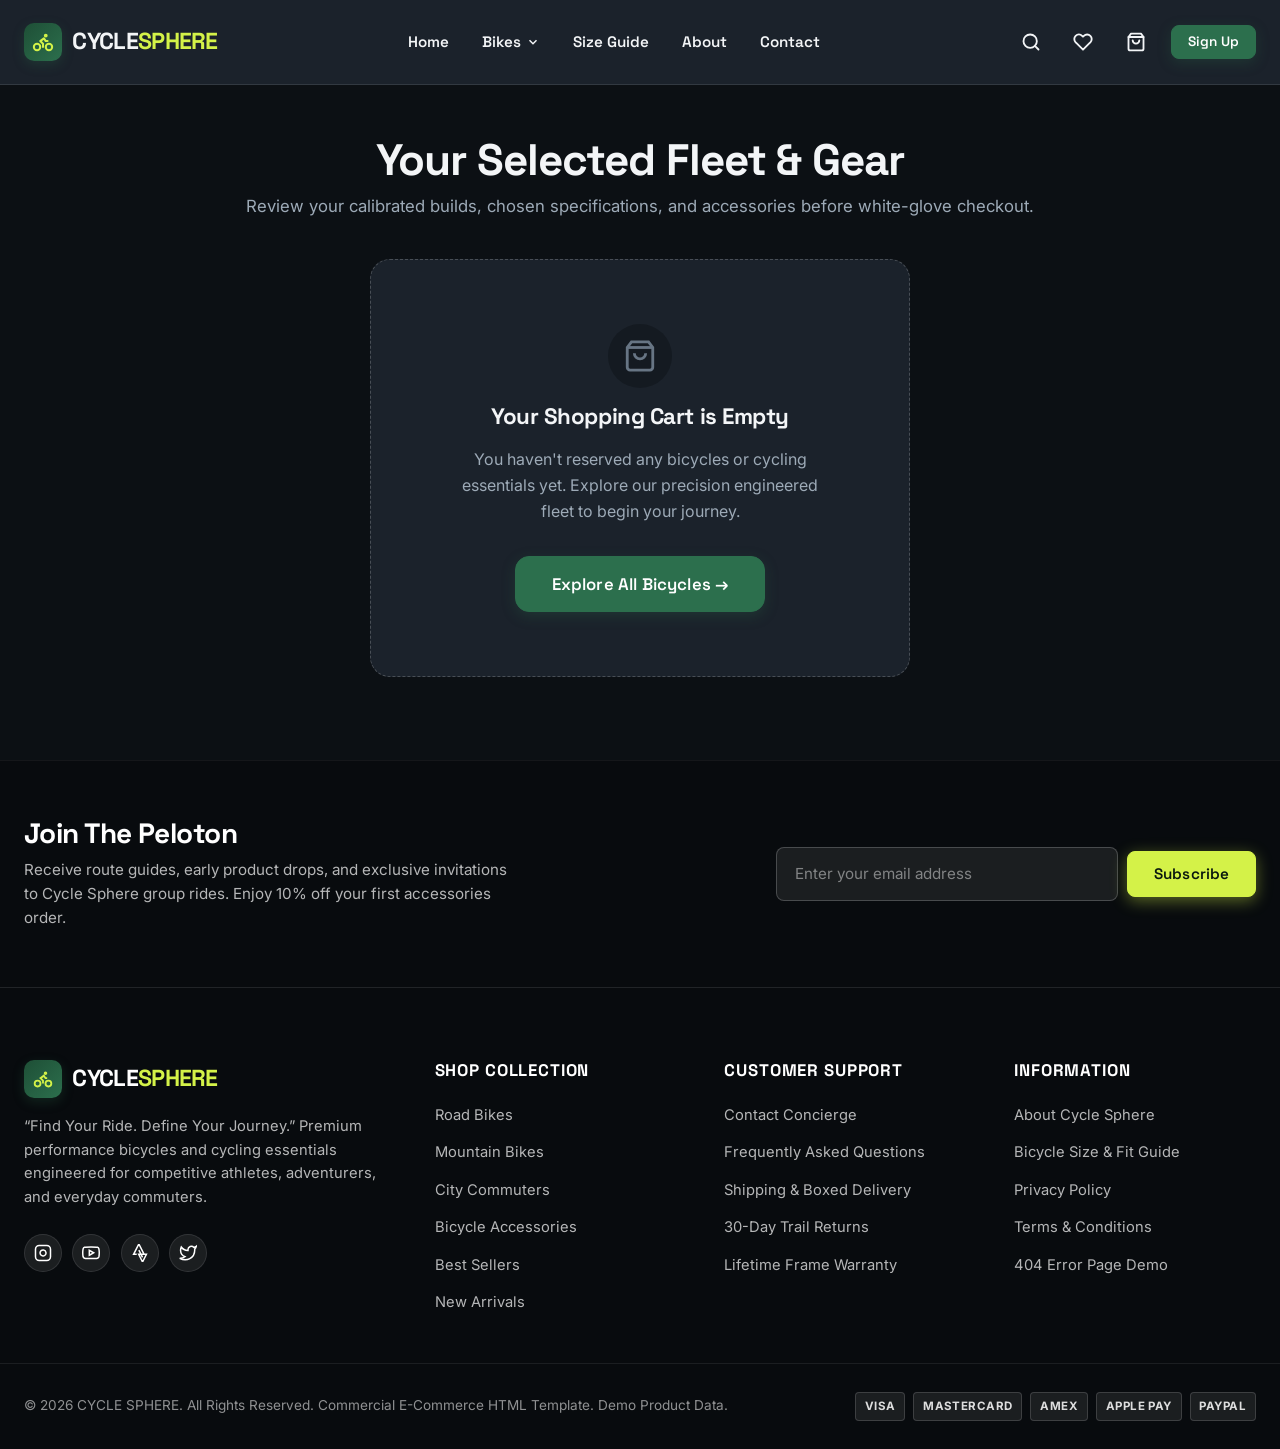
<file: cart.html>
<!DOCTYPE html>
<html lang="en" data-theme="dark">
<head>
  <meta charset="UTF-8" />
  <meta name="viewport" content="width=device-width, initial-scale=1.0" />
  <meta name="description" content="Review your selected performance bicycles and cycling equipment before proceeding to white-glove checkout." />
  <title>Shopping Cart | CYCLE SPHERE</title>

  <!-- Google Fonts -->
  <link rel="preconnect" href="https://fonts.googleapis.com" />
  <link rel="preconnect" href="https://fonts.gstatic.com" crossorigin />
  <link href="https://fonts.googleapis.com/css2?family=Inter:wght@300;400;500;600;700&family=Space+Grotesk:wght@500;600;700;800&display=swap" rel="stylesheet" />

  <!-- CSS Stylesheets -->
  <link rel="stylesheet" href="assets/css/variables.css" />
  <link rel="stylesheet" href="assets/css/base.css" />
  <link rel="stylesheet" href="assets/css/components.css" />
  <link rel="stylesheet" href="assets/css/layout.css" />
  <link rel="stylesheet" href="assets/css/pages.css" />
  <link rel="stylesheet" href="assets/css/responsive.css" />
</head>
<body>

  <!-- Mandatory Sticky Header & Navbar -->
  <header class="site-header" id="site-header">
    <div class="container">
      <nav class="navbar" aria-label="Main Navigation">
        <!-- Brand Logo -->
        <a href="index.html" class="brand-logo" aria-label="Cycle Sphere Home">
          <div class="brand-logo-mark">
            <svg width="22" height="22" viewBox="0 0 24 24" fill="none" stroke="currentColor" stroke-width="2.2" stroke-linecap="round" stroke-linejoin="round">
              <circle cx="18.5" cy="17.5" r="3.5"/>
              <circle cx="5.5" cy="17.5" r="3.5"/>
              <circle cx="15" cy="5" r="1"/>
              <path d="M12 17.5V14l-3-3 4-3 2 3h2"/>
            </svg>
          </div>
          <span>CYCLE<span class="accent">SPHERE</span></span>
        </a>

        <!-- Desktop Navigation Menu -->
        <ul class="nav-menu">
          <li class="nav-item">
            <a href="index.html" class="nav-link">Home</a>
          </li>

          <!-- Bikes Dropdown -->
          <li class="nav-item">
            <a href="shop.html" class="nav-link" aria-haspopup="true">
              Bikes
              <svg class="nav-chevron" viewBox="0 0 24 24" fill="none" stroke="currentColor" stroke-width="2.5"><polyline points="6 9 12 15 18 9"/></svg>
            </a>
            <div class="dropdown-menu">
              <a href="shop.html" class="dropdown-link"><span>All Bikes</span></a>
              <a href="shop.html?cat=road" class="dropdown-link">
                <span>Road Bikes</span>
                <span class="dropdown-link-badge">Aero</span>
              </a>
              <a href="shop.html?cat=mountain" class="dropdown-link">
                <span>Mountain Bikes</span>
                <span class="dropdown-link-badge">Enduro</span>
              </a>
              <a href="shop.html?cat=city" class="dropdown-link"><span>City Bikes</span></a>
              <a href="shop.html?filter=bestseller" class="dropdown-link"><span>Best Sellers</span></a>
              <a href="shop.html?filter=new" class="dropdown-link"><span>New Arrivals</span></a>
            </div>
          </li>

          <li class="nav-item">
            <a href="size-guide.html" class="nav-link">Size Guide</a>
          </li>

          <li class="nav-item">
            <a href="about.html" class="nav-link">About</a>
          </li>

          <li class="nav-item">
            <a href="contact.html" class="nav-link">Contact</a>
          </li>
        </ul>

        <!-- Right-Side Action Controls -->
        <div class="header-actions">
          <button type="button" class="header-action-btn open-search-trigger" aria-label="Open search dialog">
            <svg width="20" height="20" viewBox="0 0 24 24" fill="none" stroke="currentColor" stroke-width="2.2" stroke-linecap="round" stroke-linejoin="round"><circle cx="11" cy="11" r="8"/><line x1="21" y1="21" x2="16.65" y2="16.65"/></svg>
          </button>

          <a href="shop.html?filter=wishlist" class="header-action-btn" aria-label="View saved bikes wishlist">
            <svg width="20" height="20" viewBox="0 0 24 24" fill="none" stroke="currentColor" stroke-width="2.2" stroke-linecap="round" stroke-linejoin="round"><path d="M20.84 4.61a5.5 5.5 0 0 0-7.78 0L12 5.67l-1.06-1.06a5.5 5.5 0 0 0-7.78 7.78l1.06 1.06L12 21.23l7.78-7.78 1.06-1.06a5.5 5.5 0 0 0 0-7.78z"/></svg>
            <span class="action-count-badge wishlist-count-badge" style="display: none;">0</span>
          </a>

          <a href="cart.html" class="header-action-btn is-active" aria-label="View shopping cart">
            <svg width="20" height="20" viewBox="0 0 24 24" fill="none" stroke="currentColor" stroke-width="2.2" stroke-linecap="round" stroke-linejoin="round"><path d="M6 2L3 6v14a2 2 0 0 0 2 2h14a2 2 0 0 0 2-2V6l-3-4z"/><line x1="3" y1="6" x2="21" y2="6"/><path d="M16 10a4 4 0 0 1-8 0"/></svg>
            <span class="action-count-badge cart-count-badge" style="display: none;">0</span>
          </a>

          <!-- Retaining Sign Up Button -->
          <a href="signup.html" class="btn btn-primary btn-sm" style="margin-left: 0.25rem;">Sign Up</a>

          <button type="button" class="hamburger-btn" aria-label="Open mobile navigation menu">
            <svg width="24" height="24" viewBox="0 0 24 24" fill="none" stroke="currentColor" stroke-width="2" stroke-linecap="round" stroke-linejoin="round"><line x1="3" y1="12" x2="21" y2="12"/><line x1="3" y1="6" x2="21" y2="6"/><line x1="3" y1="18" x2="21" y2="18"/></svg>
          </button>
        </div>
      </nav>
    </div>
  </header>

  <!-- Mobile Off-Canvas Drawer -->
  <div class="mobile-drawer-backdrop" aria-hidden="true">
    <div class="mobile-drawer">
      <div class="mobile-drawer-header">
        <a href="index.html" class="brand-logo">
          <div class="brand-logo-mark">
            <svg width="18" height="18" viewBox="0 0 24 24" fill="none" stroke="currentColor" stroke-width="2.2"><circle cx="18.5" cy="17.5" r="3.5"/><circle cx="5.5" cy="17.5" r="3.5"/><circle cx="15" cy="5" r="1"/><path d="M12 17.5V14l-3-3 4-3 2 3h2"/></svg>
          </div>
          <span>CYCLE<span class="accent">SPHERE</span></span>
        </a>
        <button type="button" class="cs-modal-close mobile-drawer-close" aria-label="Close menu">&times;</button>
      </div>

      <div class="mobile-drawer-body">
        <!-- Actions from header placed inside menu page with exact navbar style -->
        <div class="drawer-actions-bar">
          <button type="button" class="header-action-btn open-search-trigger" aria-label="Open search dialog" title="Search">
            <svg width="20" height="20" viewBox="0 0 24 24" fill="none" stroke="currentColor" stroke-width="2.2" stroke-linecap="round" stroke-linejoin="round"><circle cx="11" cy="11" r="8"/><line x1="21" y1="21" x2="16.65" y2="16.65"/></svg>
          </button>
          <a href="shop.html?filter=wishlist" class="header-action-btn" aria-label="View saved bikes wishlist" title="Wishlist">
            <svg width="20" height="20" viewBox="0 0 24 24" fill="none" stroke="currentColor" stroke-width="2.2" stroke-linecap="round" stroke-linejoin="round"><path d="M20.84 4.61a5.5 5.5 0 0 0-7.78 0L12 5.67l-1.06-1.06a5.5 5.5 0 0 0-7.78 7.78l1.06 1.06L12 21.23l7.78-7.78 1.06-1.06a5.5 5.5 0 0 0 0-7.78z"/></svg>
            <span class="action-count-badge wishlist-count-badge" style="display: none;">0</span>
          </a>
          <a href="cart.html" class="header-action-btn" aria-label="View shopping cart" title="Shopping Cart">
            <svg width="20" height="20" viewBox="0 0 24 24" fill="none" stroke="currentColor" stroke-width="2.2" stroke-linecap="round" stroke-linejoin="round"><path d="M6 2L3 6v14a2 2 0 0 0 2 2h14a2 2 0 0 0 2-2V6l-3-4z"/><line x1="3" y1="6" x2="21" y2="6"/><path d="M16 10a4 4 0 0 1-8 0"/></svg>
            <span class="action-count-badge cart-count-badge" style="display: none;">0</span>
          </a>
        </div>

        <ul class="mobile-nav-list">
          <li><a href="index.html" class="mobile-nav-link">Home</a></li>
          <li>
            <button type="button" class="mobile-nav-link mobile-accordion-toggle" data-accordion-target="mob-cart-bikes">
              <span>Bicycles</span>
              <svg class="nav-chevron" width="16" height="16" viewBox="0 0 24 24" fill="none" stroke="currentColor" stroke-width="2.5"><polyline points="6 9 12 15 18 9"/></svg>
            </button>
            <div class="mobile-accordion-content" id="mob-cart-bikes">
              <a href="shop.html" class="mobile-sub-link">All Bikes</a>
              <a href="shop.html?cat=road" class="mobile-sub-link">Road Bikes</a>
              <a href="shop.html?cat=mountain" class="mobile-sub-link">Mountain Bikes</a>
              <a href="shop.html?cat=city" class="mobile-sub-link">City Bikes</a>
              <a href="shop.html?filter=bestseller" class="mobile-sub-link">Best Sellers</a>
              <a href="shop.html?filter=new" class="mobile-sub-link">New Arrivals</a>
            </div>
          </li>
          <li><a href="size-guide.html" class="mobile-nav-link">Size Guide</a></li>
          <li><a href="about.html" class="mobile-nav-link">About Cycle Sphere</a></li>
          <li><a href="contact.html" class="mobile-nav-link">Contact &amp; Support</a></li>
        </ul>
      </div>

      <div class="mobile-drawer-footer">
        <a href="signup.html" class="btn btn-primary" style="width: 100%;">Sign Up</a>
      </div>
    </div>
  </div>

  <main class="section-sm">
    <div class="container">
      <div class="page-hero text-center" style="margin: 0 auto 2.5rem auto; max-width: 820px; text-align: center;">
        <h1 style="font-size: clamp(2rem, 3.5vw, 2.75rem); margin-bottom: 0.5rem;">Your Selected Fleet &amp; Gear</h1>
        <p style="font-size: 1.05rem; color: var(--text-secondary); margin: 0 auto;">
          Review your calibrated builds, chosen specifications, and accessories before white-glove checkout.
        </p>
      </div>

      <!-- EMPTY CART STATE -->
      <div class="empty-state" id="cart-empty-state" style="display: none;">
        <div class="empty-state-icon">
          <svg width="34" height="34" viewBox="0 0 24 24" fill="none" stroke="currentColor" stroke-width="2"><path d="M6 2L3 6v14a2 2 0 0 0 2 2h14a2 2 0 0 0 2-2V6l-3-4z"/><line x1="3" y1="6" x2="21" y2="6"/><path d="M16 10a4 4 0 0 1-8 0"/></svg>
        </div>
        <h3>Your Shopping Cart is Empty</h3>
        <p>You haven't reserved any bicycles or cycling essentials yet. Explore our precision engineered fleet to begin your journey.</p>
        <a href="shop.html" class="btn btn-primary btn-lg">Explore All Bicycles &rarr;</a>
      </div>

      <!-- MAIN CART LAYOUT -->
      <div class="cart-layout" id="cart-content-area">
        <!-- Left: Items Table & Controls -->
        <div>
          <div style="overflow-x: auto;">
            <table class="cart-items-table" aria-label="Cart items table">
              <thead>
                <tr>
                  <th style="width: 45%;">Bicycle / Accessory</th>
                  <th>Price</th>
                  <th>Quantity</th>
                  <th>Total</th>
                  <th style="text-align: right;">Action</th>
                </tr>
              </thead>
              <tbody id="cart-table-body">
                <!-- Populated by cart.js -->
              </tbody>
            </table>
          </div>

          <!-- Bottom Actions -->
          <div style="display: flex; align-items: center; justify-content: space-between; margin-top: 2rem; flex-wrap: wrap; gap: 1rem;">
            <a href="shop.html" class="btn btn-outline">
              &larr; Continue Exploring Fleet
            </a>
            <button type="button" class="btn btn-ghost" onclick="window.Store.clearCart()" style="color: var(--text-muted);">
              Clear Entire Cart
            </button>
          </div>
        </div>

        <!-- Right: Summary Card -->
        <aside class="order-summary-card" aria-label="Order Summary">
          <h2 class="summary-title">Order Summary</h2>

          <div class="summary-row">
            <span>Gear Subtotal</span>
            <strong id="cart-subtotal">$0</strong>
          </div>

          <!-- Shipping selector -->
          <div style="margin-bottom: 1rem;">
            <label class="form-label" for="shipping-method-select">Delivery Method</label>
            <select class="form-select" id="shipping-method-select">
              <option value="0">Complimentary Flight Crate (Free)</option>
              <option value="75">Expedited Tracked Air Freight (+$75)</option>
            </select>
          </div>

          <div class="summary-row">
            <span>Estimated Freight</span>
            <strong id="cart-shipping-cost">Free</strong>
          </div>

          <!-- Discount Row -->
          <div class="summary-row" id="cart-discount-row" style="display: none; color: #27AE60;">
            <div>
              <span>Promo Discount</span>
              <div style="font-size: 0.78rem;" id="cart-discount-desc"></div>
            </div>
            <div style="display: flex; align-items: center; gap: 0.5rem;">
              <strong id="cart-discount-amount">-$0</strong>
              <button type="button" id="remove-coupon-btn" style="color: #E74C3C; font-size: 0.8rem; cursor: pointer; text-decoration: underline;">Remove</button>
            </div>
          </div>

          <!-- Coupon Code Input -->
          <div class="coupon-box">
            <label class="form-label" for="cart-coupon-input" style="font-size: 0.85rem;">
              Have a promotional voucher?
            </label>
            <div class="coupon-input-group">
              <input type="text" id="cart-coupon-input" class="form-input" placeholder="e.g. CYCLESPO10 or VELO15" style="text-transform: uppercase;" />
              <button type="button" class="btn btn-secondary btn-sm" id="apply-coupon-btn">Apply</button>
            </div>
            <p style="font-size: 0.75rem; color: var(--text-muted); margin-top: 0.4rem;">
              Demo vouchers: <strong>CYCLESPO10</strong> (10% off) &bull; <strong>VELO15</strong> (15% off)
            </p>
          </div>

          <!-- Total Row -->
          <div class="summary-row total-row">
            <span>Total Payable</span>
            <span id="cart-total">$0</span>
          </div>

          <p style="font-size: 0.8rem; color: var(--text-muted); margin: 1rem 0;">
            Taxes, import duties, and complete pre-assembly tuning included.
          </p>

          <a href="checkout.html" class="btn btn-accent btn-lg" style="width: 100%; text-align: center;">
            Proceed to Checkout &rarr;
          </a>

          <!-- Trust Badges -->
          <div style="margin-top: 1.75rem; padding-top: 1.25rem; border-top: 1px solid var(--border-color); display: flex; flex-direction: column; gap: 0.6rem; font-size: 0.82rem; color: var(--text-secondary);">
            <div style="display: flex; align-items: center; gap: 0.5rem;">
              <svg width="16" height="16" viewBox="0 0 24 24" fill="none" stroke="currentColor" stroke-width="2" style="color: #27AE60;"><polyline points="20 6 9 17 4 12"/></svg>
              <span>30-Day Trail Ride Satisfaction Policy</span>
            </div>
            <div style="display: flex; align-items: center; gap: 0.5rem;">
              <svg width="16" height="16" viewBox="0 0 24 24" fill="none" stroke="currentColor" stroke-width="2" style="color: #27AE60;"><polyline points="20 6 9 17 4 12"/></svg>
              <span>256-Bit SSL Encrypted Demonstration Checkout</span>
            </div>
          </div>
        </aside>
      </div>
    </div>
  </main>

  <!-- MANDATORY 4-COLUMN FOOTER & NEWSLETTER -->
  <footer class="site-footer">
    <div class="footer-newsletter-strip">
      <div class="container">
        <div class="newsletter-box">
          <div class="newsletter-content">
            <h3 class="newsletter-title">Join The Peloton</h3>
            <p class="newsletter-subtitle">
              Receive route guides, early product drops, and exclusive invitations to Cycle Sphere group rides. Enjoy 10% off your first accessories order.
            </p>
          </div>
          <form class="newsletter-form" aria-label="Newsletter Subscription">
            <input type="email" class="newsletter-input" placeholder="Enter your email address" required />
            <button type="submit" class="btn btn-accent">Subscribe</button>
          </form>
        </div>
      </div>
    </div>

    <div class="footer-main">
      <div class="container">
        <div class="footer-grid">
          <div class="footer-col-brand">
            <a href="index.html" class="brand-logo" style="color: #FFFFFF;">
              <div class="brand-logo-mark">
                <svg width="20" height="20" viewBox="0 0 24 24" fill="none" stroke="currentColor" stroke-width="2.2"><circle cx="18.5" cy="17.5" r="3.5"/><circle cx="5.5" cy="17.5" r="3.5"/><circle cx="15" cy="5" r="1"/><path d="M12 17.5V14l-3-3 4-3 2 3h2"/></svg>
              </div>
              <span>CYCLE<span class="accent">SPHERE</span></span>
            </a>
            <p>
              “Find Your Ride. Define Your Journey.” Premium performance bicycles and cycling essentials engineered for competitive athletes, adventurers, and everyday commuters.
            </p>
            <div class="footer-social-links">
              <a href="https://instagram.com" target="_blank" rel="noopener noreferrer" class="footer-social-btn" aria-label="Instagram">
                <svg width="18" height="18" viewBox="0 0 24 24" fill="none" stroke="currentColor" stroke-width="2"><rect x="2" y="2" width="20" height="20" rx="5" ry="5"/><path d="M16 11.37A4 4 0 1 1 12.63 8 4 4 0 0 1 16 11.37z"/><line x1="17.5" y1="6.5" x2="17.51" y2="6.5"/></svg>
              </a>
              <a href="https://youtube.com" target="_blank" rel="noopener noreferrer" class="footer-social-btn" aria-label="YouTube">
                <svg width="18" height="18" viewBox="0 0 24 24" fill="none" stroke="currentColor" stroke-width="2"><path d="M22.54 6.42a2.78 2.78 0 0 0-1.94-2C18.88 4 12 4 12 4s-6.88 0-8.6.46a2.78 2.78 0 0 0-1.94 2A29 29 0 0 0 1 11.75a29 29 0 0 0 .46 5.33A2.78 2.78 0 0 0 3.4 19c1.72.46 8.6.46 8.6.46s6.88 0 8.6-.46a2.78 2.78 0 0 0 1.94-2 29 29 0 0 0 .46-5.25 29 29 0 0 0-.46-5.33z"/><polygon points="9.75 15.02 15.5 11.75 9.75 8.48 9.75 15.02"/></svg>
              </a>
              <a href="https://strava.com" target="_blank" rel="noopener noreferrer" class="footer-social-btn" aria-label="Strava">
                <svg width="18" height="18" viewBox="0 0 24 24" fill="none" stroke="currentColor" stroke-width="2"><path d="M15.387 17.944l-2.089-4.116h-3.065L15.387 24l5.15-10.172h-3.066m-7.008-5.599l2.836 5.598h4.172L10.463 0l-7.008 13.827h4.172"/></svg>
              </a>
              <a href="https://twitter.com" target="_blank" rel="noopener noreferrer" class="footer-social-btn" aria-label="Twitter">
                <svg width="18" height="18" viewBox="0 0 24 24" fill="none" stroke="currentColor" stroke-width="2"><path d="M23 3a10.9 10.9 0 0 1-3.14 1.53 4.48 4.48 0 0 0-7.86 3v1A10.66 10.66 0 0 1 3 4s-4 9 5 13a11.64 11.64 0 0 1-7 2c9 5 20 0 20-11.5a4.5 4.5 0 0 0-.08-.83A7.72 7.72 0 0 0 23 3z"/></svg>
              </a>
            </div>
          </div>

          <div>
            <h4 class="footer-col-title">Shop Collection</h4>
            <ul class="footer-links-list">
              <li><a href="shop.html?cat=road">Road Bikes</a></li>
              <li><a href="shop.html?cat=mountain">Mountain Bikes</a></li>
              <li><a href="shop.html?cat=city">City Commuters</a></li>
              <li><a href="shop.html?cat=accessories">Bicycle Accessories</a></li>
              <li><a href="shop.html?filter=bestseller">Best Sellers</a></li>
              <li><a href="shop.html?filter=new">New Arrivals</a></li>
            </ul>
          </div>

          <div>
            <h4 class="footer-col-title">Customer Support</h4>
            <ul class="footer-links-list">
              <li><a href="contact.html">Contact Concierge</a></li>
              <li><a href="contact.html#faq">Frequently Asked Questions</a></li>
              <li><a href="contact.html#shipping">Shipping &amp; Boxed Delivery</a></li>
              <li><a href="contact.html#returns">30-Day Trail Returns</a></li>
              <li><a href="contact.html#warranty">Lifetime Frame Warranty</a></li>
            </ul>
          </div>

          <div>
            <h4 class="footer-col-title">Information</h4>
            <ul class="footer-links-list">
              <li><a href="about.html">About Cycle Sphere</a></li>
              <li><a href="size-guide.html">Bicycle Size &amp; Fit Guide</a></li>
              <li><a href="about.html#privacy">Privacy Policy</a></li>
              <li><a href="about.html#terms">Terms &amp; Conditions</a></li>
              <li><a href="404.html">404 Error Page Demo</a></li>
            </ul>
          </div>
        </div>
      </div>
    </div>

    <div class="footer-bottom">
      <div class="container footer-bottom-inner">
        <div>
          &copy; 2026 CYCLE SPHERE. All Rights Reserved. Commercial E-Commerce HTML Template. Demo Product Data.
        </div>
        <div class="footer-payment-badges">
          <span class="payment-pill">VISA</span>
          <span class="payment-pill">MASTERCARD</span>
          <span class="payment-pill">AMEX</span>
          <span class="payment-pill">APPLE PAY</span>
          <span class="payment-pill">PAYPAL</span>
        </div>
      </div>
    </div>
  </footer>

  <!-- Scripts -->
  <script src="assets/js/products-data.js"></script>
  <script src="assets/js/store.js"></script>
  <script src="assets/js/main.js"></script>
  <script src="assets/js/cart.js"></script>
</body>
</html>
</file>
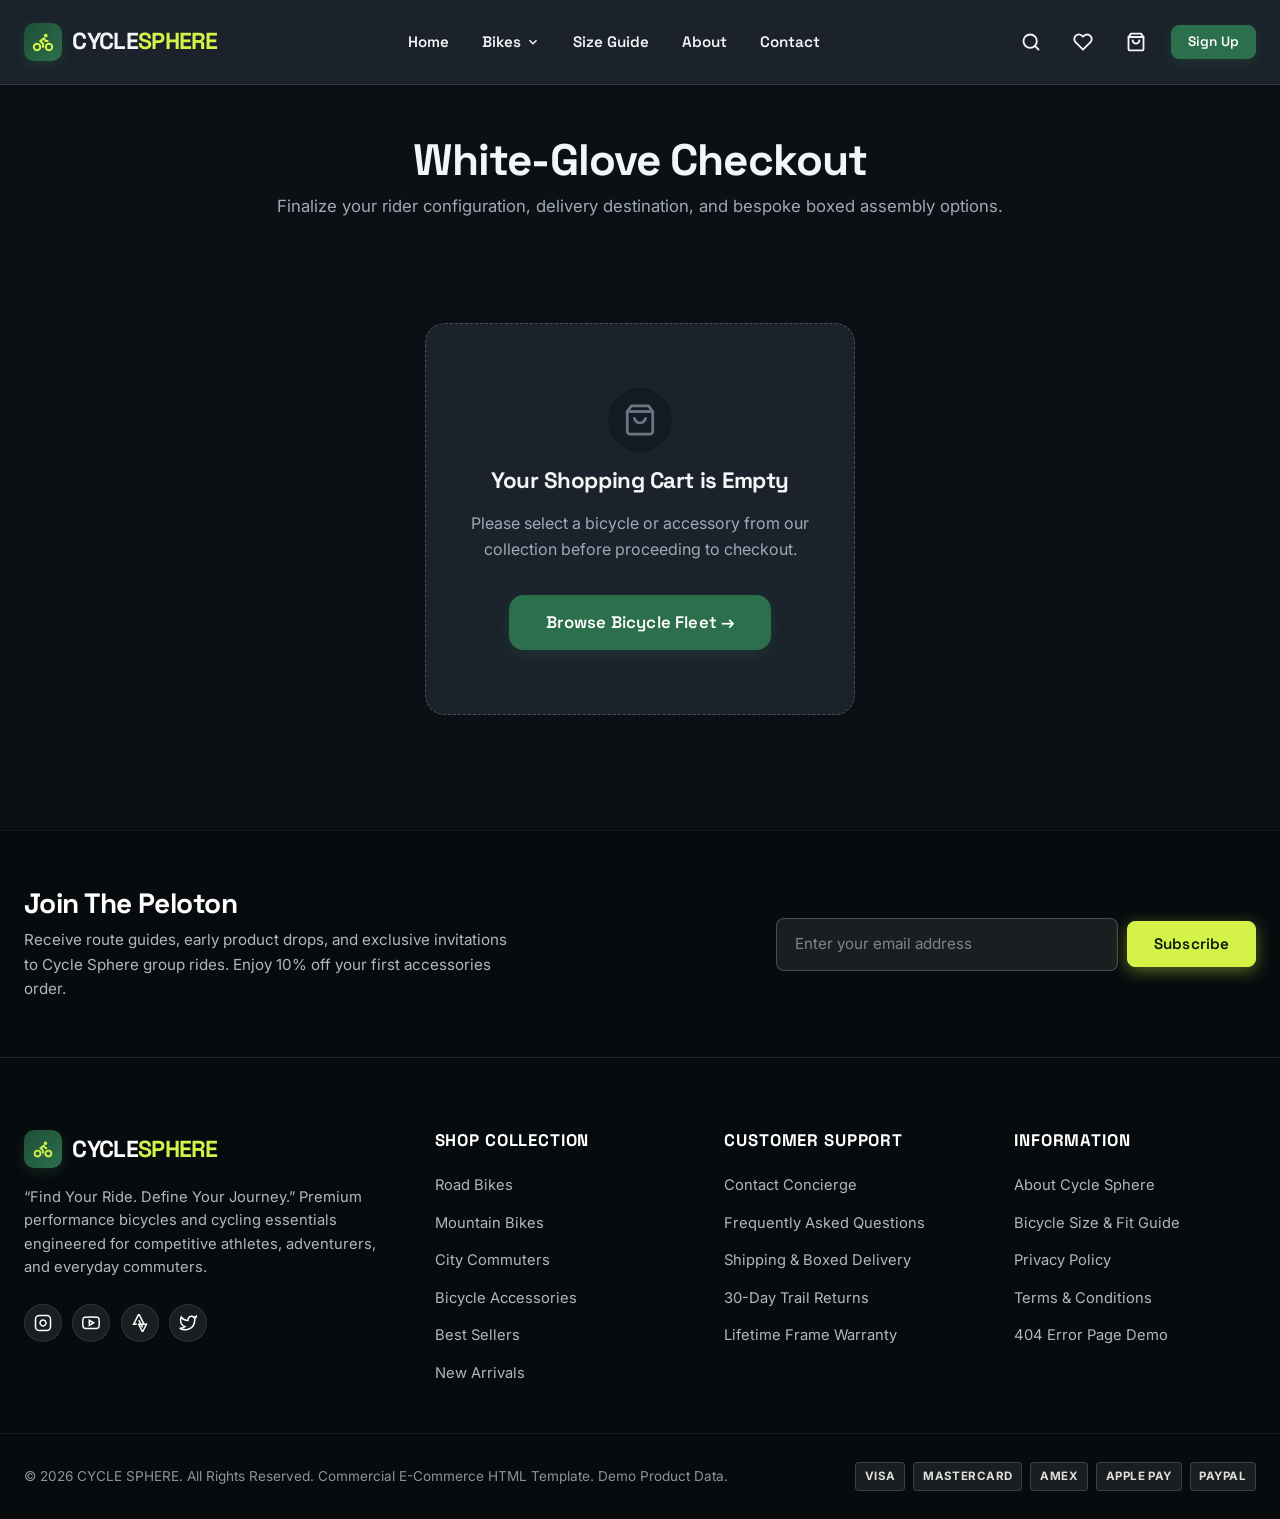
<file: checkout.html>
<!DOCTYPE html>
<html lang="en" data-theme="dark">
<head>
  <meta charset="UTF-8" />
  <meta name="viewport" content="width=device-width, initial-scale=1.0" />
  <meta name="description" content="Secure front-end demonstration checkout for Cycle Sphere bicycles and cycling gear." />
  <title>White-Glove Checkout | CYCLE SPHERE</title>

  <!-- Google Fonts -->
  <link rel="preconnect" href="https://fonts.googleapis.com" />
  <link rel="preconnect" href="https://fonts.gstatic.com" crossorigin />
  <link href="https://fonts.googleapis.com/css2?family=Inter:wght@300;400;500;600;700&family=Space+Grotesk:wght@500;600;700;800&display=swap" rel="stylesheet" />

  <!-- CSS Stylesheets -->
  <link rel="stylesheet" href="assets/css/variables.css" />
  <link rel="stylesheet" href="assets/css/base.css" />
  <link rel="stylesheet" href="assets/css/components.css" />
  <link rel="stylesheet" href="assets/css/layout.css" />
  <link rel="stylesheet" href="assets/css/pages.css" />
  <link rel="stylesheet" href="assets/css/responsive.css" />
</head>
<body>

  <!-- Mandatory Sticky Header & Navbar -->
  <header class="site-header" id="site-header">
    <div class="container">
      <nav class="navbar" aria-label="Main Navigation">
        <!-- Brand Logo -->
        <a href="index.html" class="brand-logo" aria-label="Cycle Sphere Home">
          <div class="brand-logo-mark">
            <svg width="22" height="22" viewBox="0 0 24 24" fill="none" stroke="currentColor" stroke-width="2.2" stroke-linecap="round" stroke-linejoin="round">
              <circle cx="18.5" cy="17.5" r="3.5"/>
              <circle cx="5.5" cy="17.5" r="3.5"/>
              <circle cx="15" cy="5" r="1"/>
              <path d="M12 17.5V14l-3-3 4-3 2 3h2"/>
            </svg>
          </div>
          <span>CYCLE<span class="accent">SPHERE</span></span>
        </a>

        <!-- Desktop Navigation Menu -->
        <ul class="nav-menu">
          <li class="nav-item">
            <a href="index.html" class="nav-link">Home</a>
          </li>

          <!-- Bikes Dropdown -->
          <li class="nav-item">
            <a href="shop.html" class="nav-link" aria-haspopup="true">
              Bikes
              <svg class="nav-chevron" viewBox="0 0 24 24" fill="none" stroke="currentColor" stroke-width="2.5"><polyline points="6 9 12 15 18 9"/></svg>
            </a>
            <div class="dropdown-menu">
              <a href="shop.html" class="dropdown-link"><span>All Bikes</span></a>
              <a href="shop.html?cat=road" class="dropdown-link">
                <span>Road Bikes</span>
                <span class="dropdown-link-badge">Aero</span>
              </a>
              <a href="shop.html?cat=mountain" class="dropdown-link">
                <span>Mountain Bikes</span>
                <span class="dropdown-link-badge">Enduro</span>
              </a>
              <a href="shop.html?cat=city" class="dropdown-link"><span>City Bikes</span></a>
              <a href="shop.html?filter=bestseller" class="dropdown-link"><span>Best Sellers</span></a>
              <a href="shop.html?filter=new" class="dropdown-link"><span>New Arrivals</span></a>
            </div>
          </li>

          <li class="nav-item">
            <a href="size-guide.html" class="nav-link">Size Guide</a>
          </li>

          <li class="nav-item">
            <a href="about.html" class="nav-link">About</a>
          </li>

          <li class="nav-item">
            <a href="contact.html" class="nav-link">Contact</a>
          </li>
        </ul>

        <!-- Right-Side Action Controls -->
        <div class="header-actions">
          <button type="button" class="header-action-btn open-search-trigger" aria-label="Open search dialog">
            <svg width="20" height="20" viewBox="0 0 24 24" fill="none" stroke="currentColor" stroke-width="2.2" stroke-linecap="round" stroke-linejoin="round"><circle cx="11" cy="11" r="8"/><line x1="21" y1="21" x2="16.65" y2="16.65"/></svg>
          </button>

          <a href="shop.html?filter=wishlist" class="header-action-btn" aria-label="View saved bikes wishlist">
            <svg width="20" height="20" viewBox="0 0 24 24" fill="none" stroke="currentColor" stroke-width="2.2" stroke-linecap="round" stroke-linejoin="round"><path d="M20.84 4.61a5.5 5.5 0 0 0-7.78 0L12 5.67l-1.06-1.06a5.5 5.5 0 0 0-7.78 7.78l1.06 1.06L12 21.23l7.78-7.78 1.06-1.06a5.5 5.5 0 0 0 0-7.78z"/></svg>
            <span class="action-count-badge wishlist-count-badge" style="display: none;">0</span>
          </a>

          <a href="cart.html" class="header-action-btn" aria-label="View shopping cart">
            <svg width="20" height="20" viewBox="0 0 24 24" fill="none" stroke="currentColor" stroke-width="2.2" stroke-linecap="round" stroke-linejoin="round"><path d="M6 2L3 6v14a2 2 0 0 0 2 2h14a2 2 0 0 0 2-2V6l-3-4z"/><line x1="3" y1="6" x2="21" y2="6"/><path d="M16 10a4 4 0 0 1-8 0"/></svg>
            <span class="action-count-badge cart-count-badge" style="display: none;">0</span>
          </a>

          <!-- Retaining Sign Up Button -->
          <a href="signup.html" class="btn btn-primary btn-sm" style="margin-left: 0.25rem;">Sign Up</a>

          <button type="button" class="hamburger-btn" aria-label="Open mobile navigation menu">
            <svg width="24" height="24" viewBox="0 0 24 24" fill="none" stroke="currentColor" stroke-width="2.2" stroke-linecap="round" stroke-linejoin="round"><line x1="3" y1="12" x2="21" y2="12"/><line x1="3" y1="6" x2="21" y2="6"/><line x1="3" y1="18" x2="21" y2="18"/></svg>
          </button>
        </div>
      </nav>
    </div>
  </header>

  <!-- Mobile Off-Canvas Drawer -->
  <div class="mobile-drawer-backdrop" aria-hidden="true">
    <div class="mobile-drawer">
      <div class="mobile-drawer-header">
        <a href="index.html" class="brand-logo">
          <div class="brand-logo-mark">
            <svg width="18" height="18" viewBox="0 0 24 24" fill="none" stroke="currentColor" stroke-width="2.2"><circle cx="18.5" cy="17.5" r="3.5"/><circle cx="5.5" cy="17.5" r="3.5"/><circle cx="15" cy="5" r="1"/><path d="M12 17.5V14l-3-3 4-3 2 3h2"/></svg>
          </div>
          <span>CYCLE<span class="accent">SPHERE</span></span>
        </a>
        <button type="button" class="cs-modal-close mobile-drawer-close" aria-label="Close menu">&times;</button>
      </div>

      <div class="mobile-drawer-body">
        <!-- Actions from header placed inside menu page with exact navbar style -->
        <div class="drawer-actions-bar">
          <button type="button" class="header-action-btn open-search-trigger" aria-label="Open search dialog" title="Search">
            <svg width="20" height="20" viewBox="0 0 24 24" fill="none" stroke="currentColor" stroke-width="2.2" stroke-linecap="round" stroke-linejoin="round"><circle cx="11" cy="11" r="8"/><line x1="21" y1="21" x2="16.65" y2="16.65"/></svg>
          </button>
          <a href="shop.html?filter=wishlist" class="header-action-btn" aria-label="View saved bikes wishlist" title="Wishlist">
            <svg width="20" height="20" viewBox="0 0 24 24" fill="none" stroke="currentColor" stroke-width="2.2" stroke-linecap="round" stroke-linejoin="round"><path d="M20.84 4.61a5.5 5.5 0 0 0-7.78 0L12 5.67l-1.06-1.06a5.5 5.5 0 0 0-7.78 7.78l1.06 1.06L12 21.23l7.78-7.78 1.06-1.06a5.5 5.5 0 0 0 0-7.78z"/></svg>
            <span class="action-count-badge wishlist-count-badge" style="display: none;">0</span>
          </a>
          <a href="cart.html" class="header-action-btn" aria-label="View shopping cart" title="Shopping Cart">
            <svg width="20" height="20" viewBox="0 0 24 24" fill="none" stroke="currentColor" stroke-width="2.2" stroke-linecap="round" stroke-linejoin="round"><path d="M6 2L3 6v14a2 2 0 0 0 2 2h14a2 2 0 0 0 2-2V6l-3-4z"/><line x1="3" y1="6" x2="21" y2="6"/><path d="M16 10a4 4 0 0 1-8 0"/></svg>
            <span class="action-count-badge cart-count-badge" style="display: none;">0</span>
          </a>
        </div>

        <ul class="mobile-nav-list">
          <li><a href="index.html" class="mobile-nav-link">Home</a></li>
          <li>
            <button type="button" class="mobile-nav-link mobile-accordion-toggle" data-accordion-target="mob-checkout-bikes">
              <span>Bicycles</span>
              <svg class="nav-chevron" width="16" height="16" viewBox="0 0 24 24" fill="none" stroke="currentColor" stroke-width="2.5"><polyline points="6 9 12 15 18 9"/></svg>
            </button>
            <div class="mobile-accordion-content" id="mob-checkout-bikes">
              <a href="shop.html" class="mobile-sub-link">All Bikes</a>
              <a href="shop.html?cat=road" class="mobile-sub-link">Road Bikes</a>
              <a href="shop.html?cat=mountain" class="mobile-sub-link">Mountain Bikes</a>
              <a href="shop.html?cat=city" class="mobile-sub-link">City Bikes</a>
              <a href="shop.html?filter=bestseller" class="mobile-sub-link">Best Sellers</a>
              <a href="shop.html?filter=new" class="mobile-sub-link">New Arrivals</a>
            </div>
          </li>
          <li><a href="size-guide.html" class="mobile-nav-link">Size Guide</a></li>
          <li><a href="about.html" class="mobile-nav-link">About Cycle Sphere</a></li>
          <li><a href="contact.html" class="mobile-nav-link">Contact &amp; Support</a></li>
        </ul>
      </div>

      <div class="mobile-drawer-footer">
        <a href="signup.html" class="btn btn-primary" style="width: 100%;">Sign Up</a>
      </div>
    </div>
  </div>

  <main class="section-sm">
    <div class="container">
      <!-- Checkout Banner Header (Center-Aligned Hero Content) -->
      <div class="page-hero text-center" style="margin: 0 auto 2.5rem auto; max-width: 820px; text-align: center;">
        <h1 style="font-size: clamp(2rem, 3.5vw, 2.75rem); margin-bottom: 0.5rem;">White-Glove Checkout</h1>
        <p style="font-size: 1.05rem; color: var(--text-secondary); margin: 0 auto;">
          Finalize your rider configuration, delivery destination, and bespoke boxed assembly options.
        </p>
      </div>

      <!-- Confirmation state container -->
      <div id="checkout-confirmation-container" style="display: none;"></div>

      <!-- MAIN CHECKOUT LAYOUT -->
      <div class="checkout-layout" id="checkout-main-layout">
        <!-- Left: Form Steps -->
        <div>
          <!-- Front-end demo notice -->
          <div style="background-color: var(--primary-tint); border: 1px solid rgba(var(--primary-rgb), 0.2); border-radius: var(--radius-lg); padding: 1rem 1.25rem; margin-bottom: 2rem; display: flex; align-items: center; gap: 0.75rem;">
            <svg width="22" height="22" viewBox="0 0 24 24" fill="none" stroke="currentColor" stroke-width="2" style="color: var(--primary); flex-shrink: 0;"><circle cx="12" cy="12" r="10"/><line x1="12" y1="8" x2="12" y2="12"/><line x1="12" y1="16" x2="12.01" y2="16"/></svg>
            <div style="font-size: 0.88rem; color: var(--text-secondary); line-height: 1.4;">
              <strong>Commercial Front-End Demonstration:</strong> No real funds will be charged and no physical bicycle will be dispatched. Test the checkout flow freely.
            </div>
          </div>

          <form id="checkout-form">
            <!-- STEP 1: Customer Contact -->
            <div class="checkout-step-box">
              <h2 class="checkout-step-title">
                <span class="step-num">1</span>
                <span>Customer Information</span>
              </h2>

              <div class="form-group">
                <label class="form-label" for="cust-email">Email Address (for order tracking &amp; tuning notes)</label>
                <input type="email" id="cust-email" class="form-input" placeholder="e.g. rider@domain.com" required />
              </div>

              <div class="checkout-grid-2">
                <div class="form-group">
                  <label class="form-label" for="cust-fname">First Name</label>
                  <input type="text" id="cust-fname" class="form-input" placeholder="e.g. Marcus" required />
                </div>
                <div class="form-group">
                  <label class="form-label" for="cust-lname">Last Name</label>
                  <input type="text" id="cust-lname" class="form-input" placeholder="e.g. Vance" required />
                </div>
              </div>

              <div class="form-group">
                <label class="form-label" for="cust-phone">Mobile Phone (for courier freight delivery notification)</label>
                <input type="tel" id="cust-phone" class="form-input" placeholder="+1 (555) 019-2834" required />
              </div>
            </div>

            <!-- STEP 2: Shipping Destination -->
            <div class="checkout-step-box">
              <h2 class="checkout-step-title">
                <span class="step-num">2</span>
                <span>Shipping Address</span>
              </h2>

              <div class="form-group">
                <label class="form-label" for="ship-address">Street Address</label>
                <input type="text" id="ship-address" class="form-input" placeholder="1248 Alpine Summit Way" required />
              </div>

              <div class="form-group">
                <label class="form-label" for="ship-suite">Apartment, Suite, Unit (optional)</label>
                <input type="text" id="ship-suite" class="form-input" placeholder="Suite 4B" />
              </div>

              <div class="checkout-grid-2">
                <div class="form-group">
                  <label class="form-label" for="ship-city">City</label>
                  <input type="text" id="ship-city" class="form-input" placeholder="Boulder" required />
                </div>
                <div class="form-group">
                  <label class="form-label" for="ship-state">State / Province</label>
                  <input type="text" id="ship-state" class="form-input" placeholder="Colorado" required />
                </div>
              </div>

              <div class="checkout-grid-2">
                <div class="form-group">
                  <label class="form-label" for="ship-zip">Postal / Zip Code</label>
                  <input type="text" id="ship-zip" class="form-input" placeholder="80302" required />
                </div>
                <div class="form-group">
                  <label class="form-label" for="ship-country">Country</label>
                  <select id="ship-country" class="form-select" required>
                    <option value="US">United States</option>
                    <option value="CA">Canada</option>
                    <option value="GB">United Kingdom</option>
                    <option value="DE">Germany</option>
                    <option value="FR">France</option>
                    <option value="AU">Australia</option>
                  </select>
                </div>
              </div>

              <!-- Billing Address Checkbox -->
              <div style="margin-top: 1rem;">
                <label class="form-checkbox-label">
                  <input type="checkbox" id="same-as-shipping" checked />
                  <span>Billing address is identical to shipping address</span>
                </label>
              </div>

              <!-- Collapsed Alternative Billing Address -->
              <div id="billing-address-fields" style="display: none; margin-top: 1.5rem; padding-top: 1.25rem; border-top: 1px solid var(--border-color);">
                <h4 style="font-size: 1.05rem; margin-bottom: 1rem;">Alternative Billing Address</h4>
                <div class="form-group">
                  <label class="form-label" for="bill-address">Billing Street Address</label>
                  <input type="text" id="bill-address" class="form-input" placeholder="Street Address" />
                </div>
                <div class="checkout-grid-2">
                  <div class="form-group">
                    <label class="form-label" for="bill-city">Billing City</label>
                    <input type="text" id="bill-city" class="form-input" placeholder="City" />
                  </div>
                  <div class="form-group">
                    <label class="form-label" for="bill-zip">Billing Zip</label>
                    <input type="text" id="bill-zip" class="form-input" placeholder="Postal Code" />
                  </div>
                </div>
              </div>
            </div>

            <!-- STEP 3: Delivery Speed -->
            <div class="checkout-step-box">
              <h2 class="checkout-step-title">
                <span class="step-num">3</span>
                <span>Delivery Method</span>
              </h2>

              <div style="display: flex; flex-direction: column; gap: 0.75rem;">
                <label style="display: flex; align-items: center; justify-content: space-between; padding: 1rem; border: 1px solid var(--border-color-strong); border-radius: var(--radius-md); cursor: pointer; background: var(--bg-surface);">
                  <div style="display: flex; align-items: center; gap: 0.75rem;">
                    <input type="radio" name="shipping_method" value="0" checked />
                    <div>
                      <div style="font-weight: 600; font-size: 0.95rem;">Complimentary Flight Crate Ground Freight</div>
                      <div style="font-size: 0.8rem; color: var(--text-muted);">Delivery within 3-5 business days. Ships fully tuned.</div>
                    </div>
                  </div>
                  <strong style="color: #27AE60;">Free</strong>
                </label>

                <label style="display: flex; align-items: center; justify-content: space-between; padding: 1rem; border: 1px solid var(--border-color-strong); border-radius: var(--radius-md); cursor: pointer; background: var(--bg-surface);">
                  <div style="display: flex; align-items: center; gap: 0.75rem;">
                    <input type="radio" name="shipping_method" value="75" />
                    <div>
                      <div style="font-weight: 600; font-size: 0.95rem;">Expedited Priority Air Courier</div>
                      <div style="font-size: 0.8rem; color: var(--text-muted);">Delivery within 24-48 business hours with live GPS.</div>
                    </div>
                  </div>
                  <strong>+$75</strong>
                </label>
              </div>
            </div>

            <!-- STEP 4: Payment Demo Selection -->
            <div class="checkout-step-box">
              <h2 class="checkout-step-title">
                <span class="step-num">4</span>
                <span>Payment Method (Front-End Demo)</span>
              </h2>

              <div class="payment-methods-grid">
                <div class="payment-method-pill is-active" data-method="card">
                  Credit / Debit Card
                </div>
                <div class="payment-method-pill" data-method="apple">
                  Apple / Google Pay
                </div>
                <div class="payment-method-pill" data-method="paypal">
                  PayPal
                </div>
              </div>

              <!-- Credit Card Fields -->
              <div id="cc-fields-box">
                <div class="form-group">
                  <label class="form-label" for="cc-number">Card Number</label>
                  <input type="text" id="cc-number" class="form-input" placeholder="4242 &bull;&bull;&bull;&bull; &bull;&bull;&bull;&bull; 4242" maxlength="19" required />
                </div>
                <div class="checkout-grid-2">
                  <div class="form-group">
                    <label class="form-label" for="cc-expiry">Expiration (MM/YY)</label>
                    <input type="text" id="cc-expiry" class="form-input" placeholder="12/28" maxlength="5" required />
                  </div>
                  <div class="form-group">
                    <label class="form-label" for="cc-cvv">Security Code (CVV)</label>
                    <input type="text" id="cc-cvv" class="form-input" placeholder="982" maxlength="4" required />
                  </div>
                </div>
                <div class="form-group">
                  <label class="form-label" for="cc-name">Name on Card</label>
                  <input type="text" id="cc-name" class="form-input" placeholder="e.g. Marcus Vance" required />
                </div>
              </div>

              <!-- Notice for other methods -->
              <div id="alt-payment-notice" style="display: none; padding: 1.25rem; background-color: var(--bg-secondary); border-radius: var(--radius-md); font-size: 0.9rem; color: var(--text-secondary);">
              </div>
            </div>

            <button type="submit" class="btn btn-accent btn-lg" id="place-order-btn" style="width: 100%; font-size: 1.15rem;">
              <svg width="20" height="20" viewBox="0 0 24 24" fill="none" stroke="currentColor" stroke-width="2.5"><rect x="3" y="11" width="18" height="11" rx="2" ry="2"/><path d="M7 11V7a5 5 0 0 1 10 0v4"/></svg>
              Complete Order Demo
            </button>
          </form>
        </div>

        <!-- Right: Sticky Order Summary -->
        <aside class="order-summary-card" aria-label="Order Summary Review">
          <h2 class="summary-title">Summary Review</h2>

          <!-- Mini item list -->
          <div id="checkout-summary-items" style="margin-bottom: 1.25rem; max-height: 260px; overflow-y: auto;">
            <!-- Rendered by checkout.js -->
          </div>

          <div class="summary-row">
            <span>Bicycle Subtotal</span>
            <strong id="checkout-subtotal">$0</strong>
          </div>

          <div class="summary-row">
            <span>Selected Freight</span>
            <strong id="checkout-shipping">Free</strong>
          </div>

          <div class="summary-row" id="checkout-discount-row" style="display: none; color: #27AE60;">
            <span>Discount Applied</span>
            <strong id="checkout-discount-amount">-$0</strong>
          </div>

          <div class="summary-row total-row">
            <span>Grand Total</span>
            <span id="checkout-total">$0</span>
          </div>

          <div style="margin-top: 1.5rem; padding-top: 1.25rem; border-top: 1px solid var(--border-color); font-size: 0.8rem; color: var(--text-muted); line-height: 1.5;">
            <p><strong>Cycle Sphere Guarantee:</strong> Your machine arrives calibrated, verified for spoke tension, and backed by a 30-day trail trial policy.</p>
          </div>
        </aside>
      </div>
    </div>
  </main>

  <!-- MANDATORY 4-COLUMN FOOTER & NEWSLETTER -->
  <footer class="site-footer">
    <div class="footer-newsletter-strip">
      <div class="container">
        <div class="newsletter-box">
          <div class="newsletter-content">
            <h3 class="newsletter-title">Join The Peloton</h3>
            <p class="newsletter-subtitle">
              Receive route guides, early product drops, and exclusive invitations to Cycle Sphere group rides. Enjoy 10% off your first accessories order.
            </p>
          </div>
          <form class="newsletter-form" aria-label="Newsletter Subscription">
            <input type="email" class="newsletter-input" placeholder="Enter your email address" required />
            <button type="submit" class="btn btn-accent">Subscribe</button>
          </form>
        </div>
      </div>
    </div>

    <div class="footer-main">
      <div class="container">
        <div class="footer-grid">
          <div class="footer-col-brand">
            <a href="index.html" class="brand-logo" style="color: #FFFFFF;">
              <div class="brand-logo-mark">
                <svg width="20" height="20" viewBox="0 0 24 24" fill="none" stroke="currentColor" stroke-width="2.2"><circle cx="18.5" cy="17.5" r="3.5"/><circle cx="5.5" cy="17.5" r="3.5"/><circle cx="15" cy="5" r="1"/><path d="M12 17.5V14l-3-3 4-3 2 3h2"/></svg>
              </div>
              <span>CYCLE<span class="accent">SPHERE</span></span>
            </a>
            <p>
              “Find Your Ride. Define Your Journey.” Premium performance bicycles and cycling essentials engineered for competitive athletes, adventurers, and everyday commuters.
            </p>
            <div class="footer-social-links">
              <a href="https://instagram.com" target="_blank" rel="noopener noreferrer" class="footer-social-btn" aria-label="Instagram">
                <svg width="18" height="18" viewBox="0 0 24 24" fill="none" stroke="currentColor" stroke-width="2"><rect x="2" y="2" width="20" height="20" rx="5" ry="5"/><path d="M16 11.37A4 4 0 1 1 12.63 8 4 4 0 0 1 16 11.37z"/><line x1="17.5" y1="6.5" x2="17.51" y2="6.5"/></svg>
              </a>
              <a href="https://youtube.com" target="_blank" rel="noopener noreferrer" class="footer-social-btn" aria-label="YouTube">
                <svg width="18" height="18" viewBox="0 0 24 24" fill="none" stroke="currentColor" stroke-width="2"><path d="M22.54 6.42a2.78 2.78 0 0 0-1.94-2C18.88 4 12 4 12 4s-6.88 0-8.6.46a2.78 2.78 0 0 0-1.94 2A29 29 0 0 0 1 11.75a29 29 0 0 0 .46 5.33A2.78 2.78 0 0 0 3.4 19c1.72.46 8.6.46 8.6.46s6.88 0 8.6-.46a2.78 2.78 0 0 0 1.94-2 29 29 0 0 0 .46-5.25 29 29 0 0 0-.46-5.33z"/><polygon points="9.75 15.02 15.5 11.75 9.75 8.48 9.75 15.02"/></svg>
              </a>
              <a href="https://strava.com" target="_blank" rel="noopener noreferrer" class="footer-social-btn" aria-label="Strava">
                <svg width="18" height="18" viewBox="0 0 24 24" fill="none" stroke="currentColor" stroke-width="2"><path d="M15.387 17.944l-2.089-4.116h-3.065L15.387 24l5.15-10.172h-3.066m-7.008-5.599l2.836 5.598h4.172L10.463 0l-7.008 13.827h4.172"/></svg>
              </a>
              <a href="https://twitter.com" target="_blank" rel="noopener noreferrer" class="footer-social-btn" aria-label="Twitter">
                <svg width="18" height="18" viewBox="0 0 24 24" fill="none" stroke="currentColor" stroke-width="2"><path d="M23 3a10.9 10.9 0 0 1-3.14 1.53 4.48 4.48 0 0 0-7.86 3v1A10.66 10.66 0 0 1 3 4s-4 9 5 13a11.64 11.64 0 0 1-7 2c9 5 20 0 20-11.5a4.5 4.5 0 0 0-.08-.83A7.72 7.72 0 0 0 23 3z"/></svg>
              </a>
            </div>
          </div>

          <div>
            <h4 class="footer-col-title">Shop Collection</h4>
            <ul class="footer-links-list">
              <li><a href="shop.html?cat=road">Road Bikes</a></li>
              <li><a href="shop.html?cat=mountain">Mountain Bikes</a></li>
              <li><a href="shop.html?cat=city">City Commuters</a></li>
              <li><a href="shop.html?cat=accessories">Bicycle Accessories</a></li>
              <li><a href="shop.html?filter=bestseller">Best Sellers</a></li>
              <li><a href="shop.html?filter=new">New Arrivals</a></li>
            </ul>
          </div>

          <div>
            <h4 class="footer-col-title">Customer Support</h4>
            <ul class="footer-links-list">
              <li><a href="contact.html">Contact Concierge</a></li>
              <li><a href="contact.html#faq">Frequently Asked Questions</a></li>
              <li><a href="contact.html#shipping">Shipping &amp; Boxed Delivery</a></li>
              <li><a href="contact.html#returns">30-Day Trail Returns</a></li>
              <li><a href="contact.html#warranty">Lifetime Frame Warranty</a></li>
            </ul>
          </div>

          <div>
            <h4 class="footer-col-title">Information</h4>
            <ul class="footer-links-list">
              <li><a href="about.html">About Cycle Sphere</a></li>
              <li><a href="size-guide.html">Bicycle Size &amp; Fit Guide</a></li>
              <li><a href="about.html#privacy">Privacy Policy</a></li>
              <li><a href="about.html#terms">Terms &amp; Conditions</a></li>
              <li><a href="404.html">404 Error Page Demo</a></li>
            </ul>
          </div>
        </div>
      </div>
    </div>

    <div class="footer-bottom">
      <div class="container footer-bottom-inner">
        <div>
          &copy; 2026 CYCLE SPHERE. All Rights Reserved. Commercial E-Commerce HTML Template. Demo Product Data.
        </div>
        <div class="footer-payment-badges">
          <span class="payment-pill">VISA</span>
          <span class="payment-pill">MASTERCARD</span>
          <span class="payment-pill">AMEX</span>
          <span class="payment-pill">APPLE PAY</span>
          <span class="payment-pill">PAYPAL</span>
        </div>
      </div>
    </div>
  </footer>

  <!-- Scripts -->
  <script src="assets/js/products-data.js"></script>
  <script src="assets/js/store.js"></script>
  <script src="assets/js/main.js"></script>
  <script src="assets/js/checkout.js"></script>
</body>
</html>
</file>
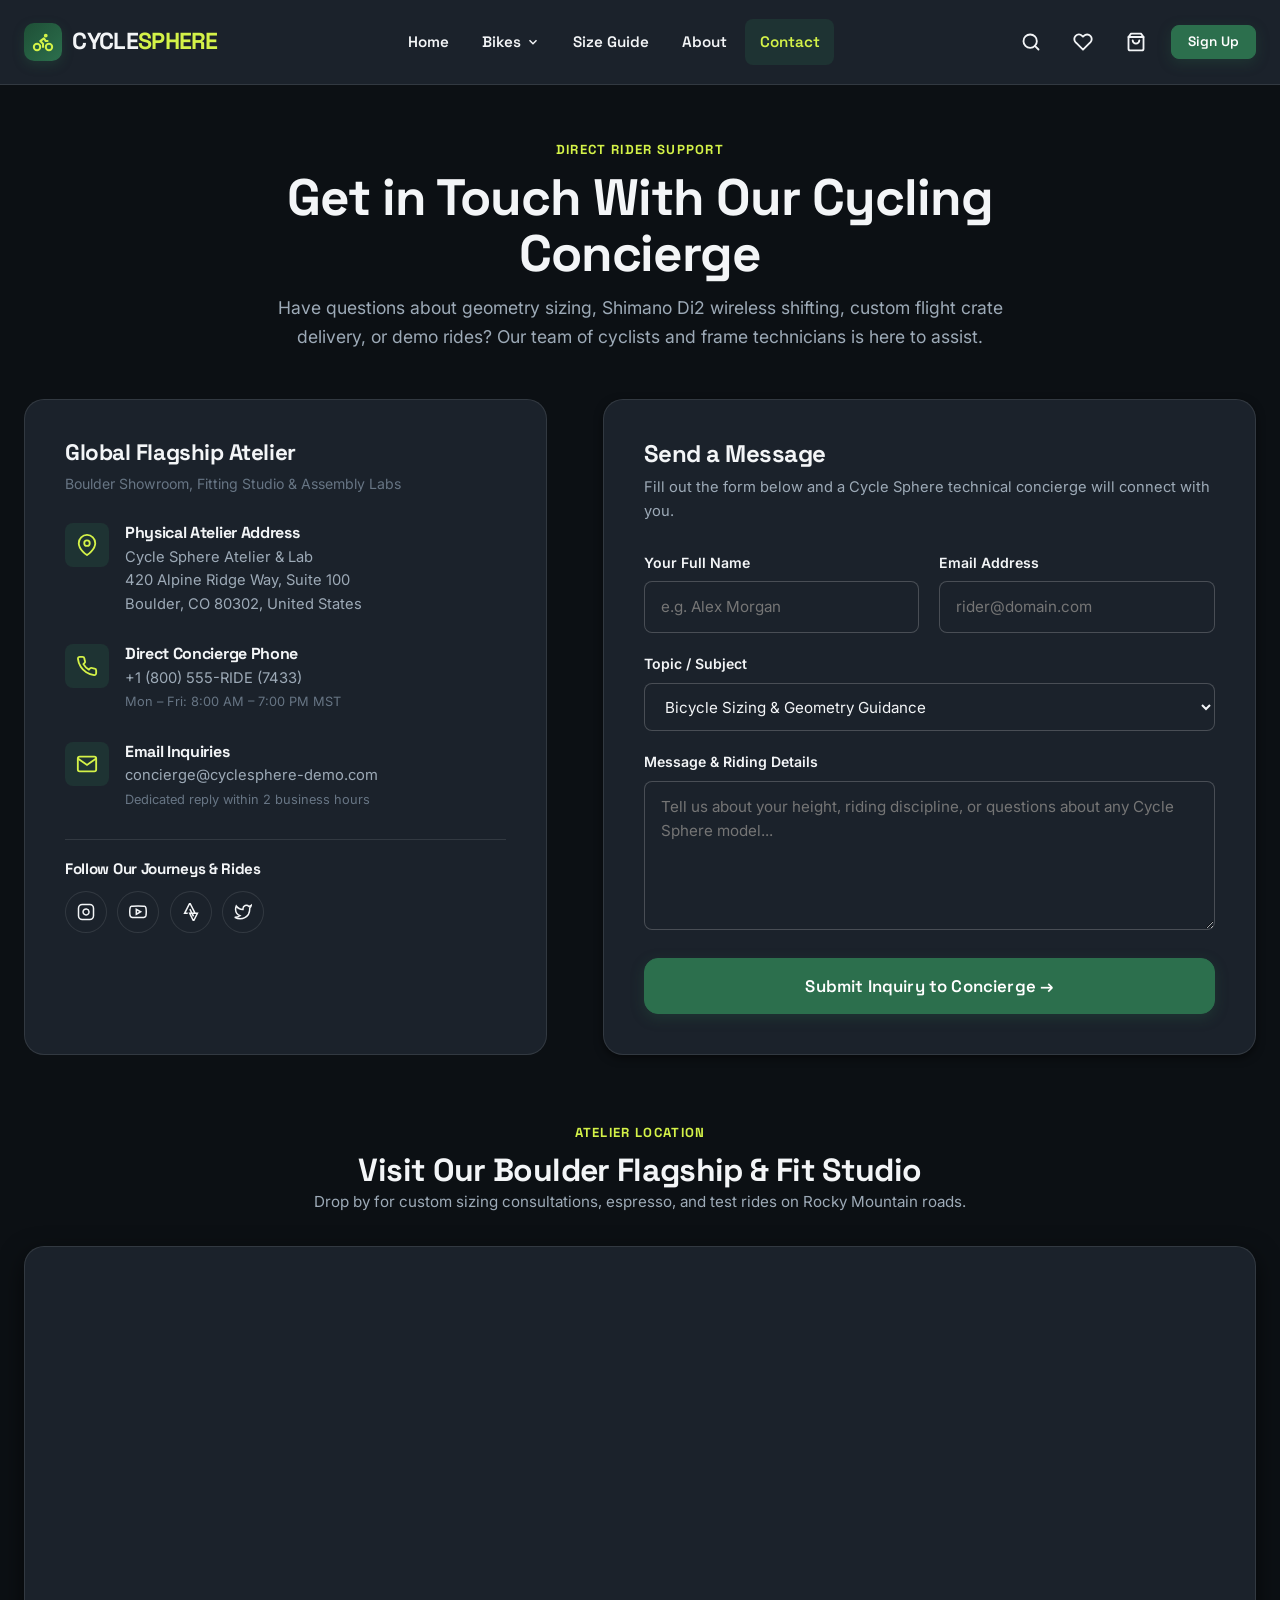
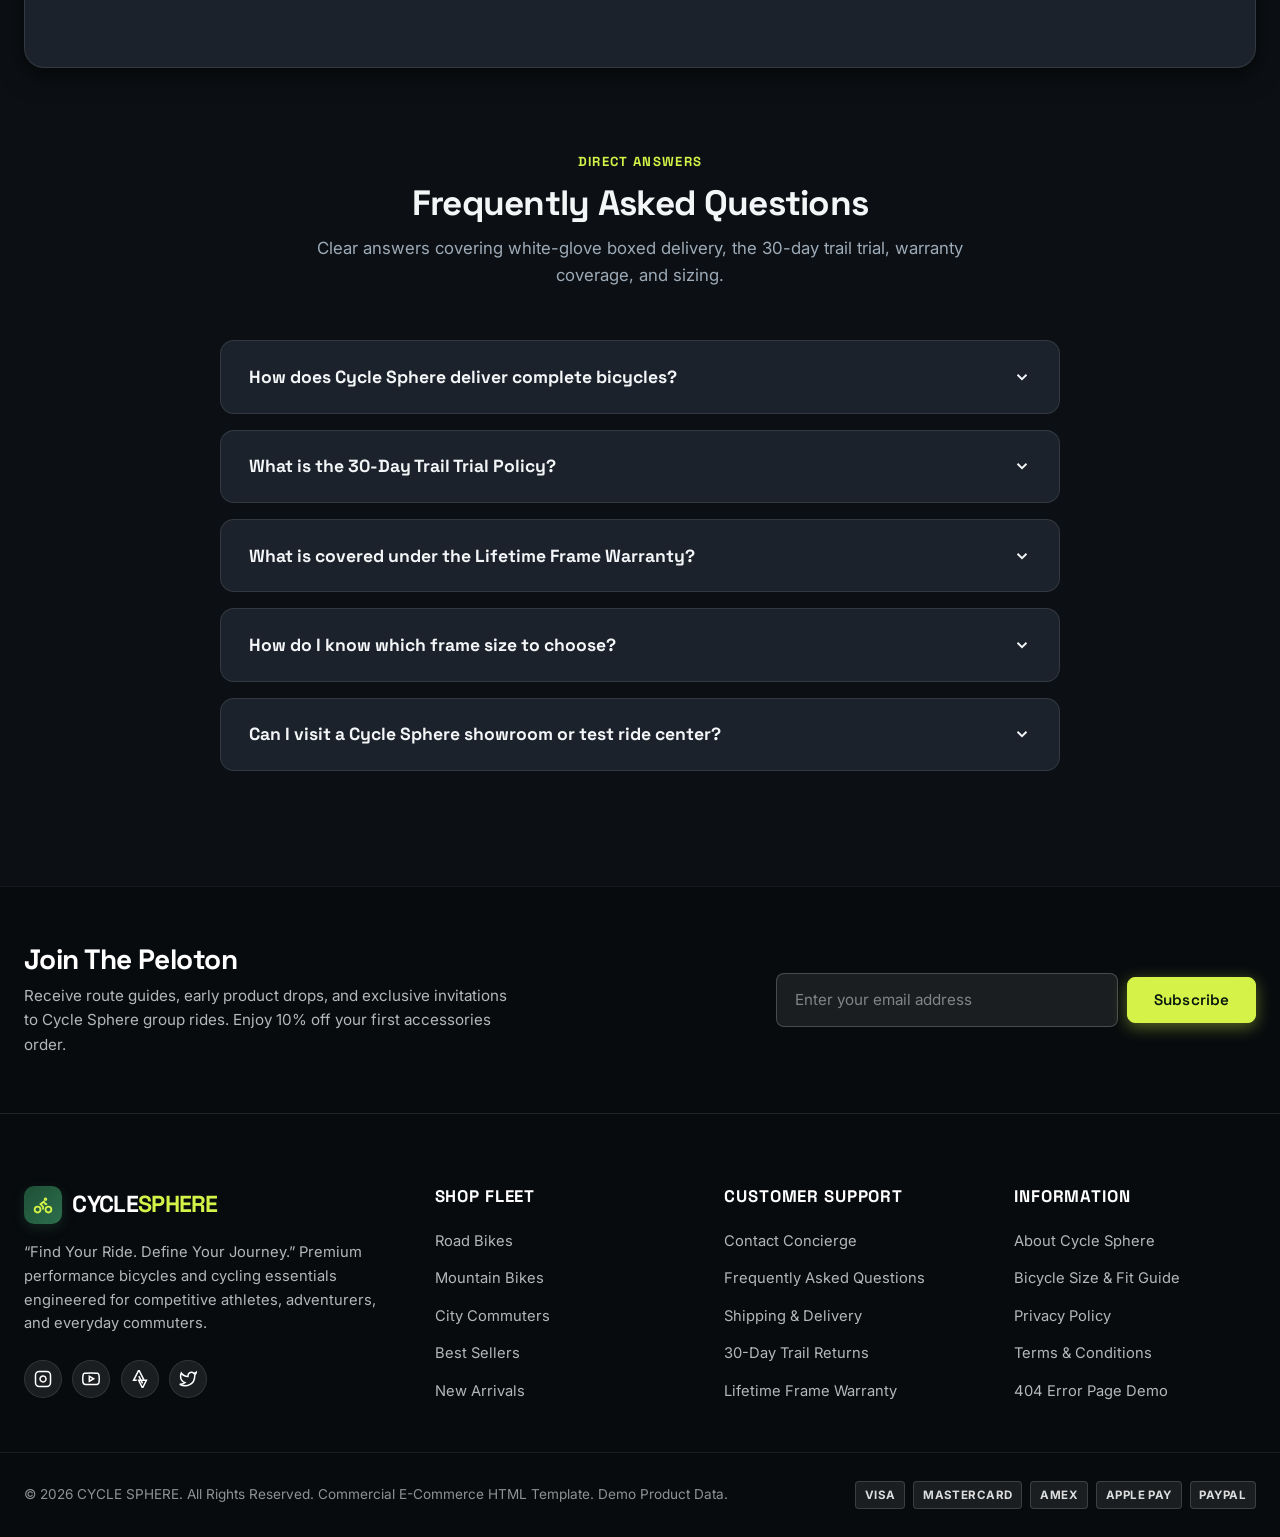
<file: contact.html>
<!DOCTYPE html>
<html lang="en" data-theme="dark">
<head>
  <meta charset="UTF-8" />
  <meta name="viewport" content="width=device-width, initial-scale=1.0" />
  <meta name="description" content="Connect with Cycle Sphere's cycling concierge team. Boulder atelier location, direct phone, message form, and live route advisory." />
  <title>Contact &amp; Rider Concierge | CYCLE SPHERE</title>

  <!-- Google Fonts: Space Grotesk & Inter -->
  <link rel="preconnect" href="https://fonts.googleapis.com" />
  <link rel="preconnect" href="https://fonts.gstatic.com" crossorigin />
  <link href="https://fonts.googleapis.com/css2?family=Inter:wght@300;400;500;600;700&family=Space+Grotesk:wght@500;600;700;800&display=swap" rel="stylesheet" />

  <!-- CSS Stylesheets -->
  <link rel="stylesheet" href="assets/css/variables.css" />
  <link rel="stylesheet" href="assets/css/base.css" />
  <link rel="stylesheet" href="assets/css/components.css" />
  <link rel="stylesheet" href="assets/css/layout.css" />
  <link rel="stylesheet" href="assets/css/pages.css" />
  <link rel="stylesheet" href="assets/css/responsive.css" />
</head>
<body>

  <!-- Mandatory Sticky Header & Navbar -->
  <header class="site-header" id="site-header">
    <div class="container">
      <nav class="navbar" aria-label="Main Navigation">
        <!-- Brand Logo -->
        <a href="index.html" class="brand-logo" aria-label="Cycle Sphere Home">
          <div class="brand-logo-mark">
            <svg width="22" height="22" viewBox="0 0 24 24" fill="none" stroke="currentColor" stroke-width="2.2" stroke-linecap="round" stroke-linejoin="round">
              <circle cx="18.5" cy="17.5" r="3.5"/>
              <circle cx="5.5" cy="17.5" r="3.5"/>
              <circle cx="15" cy="5" r="1"/>
              <path d="M12 17.5V14l-3-3 4-3 2 3h2"/>
            </svg>
          </div>
          <span>CYCLE<span class="accent">SPHERE</span></span>
        </a>

        <!-- Desktop Navigation Menu (Accessories & Collections removed as requested) -->
        <ul class="nav-menu">
          <li class="nav-item">
            <a href="index.html" class="nav-link">Home</a>
          </li>

          <!-- Bikes Dropdown -->
          <li class="nav-item">
            <a href="shop.html" class="nav-link" aria-haspopup="true">
              Bikes
              <svg class="nav-chevron" viewBox="0 0 24 24" fill="none" stroke="currentColor" stroke-width="2.5"><polyline points="6 9 12 15 18 9"/></svg>
            </a>
            <div class="dropdown-menu">
              <a href="shop.html" class="dropdown-link"><span>All Bikes</span></a>
              <a href="shop.html?cat=road" class="dropdown-link">
                <span>Road Bikes</span>
                <span class="dropdown-link-badge">Aero</span>
              </a>
              <a href="shop.html?cat=mountain" class="dropdown-link">
                <span>Mountain Bikes</span>
                <span class="dropdown-link-badge">Enduro</span>
              </a>
              <a href="shop.html?cat=city" class="dropdown-link"><span>City Bikes</span></a>
              <a href="shop.html?filter=bestseller" class="dropdown-link"><span>Best Sellers</span></a>
              <a href="shop.html?filter=new" class="dropdown-link"><span>New Arrivals</span></a>
            </div>
          </li>

          <li class="nav-item">
            <a href="size-guide.html" class="nav-link">Size Guide</a>
          </li>

          <li class="nav-item">
            <a href="about.html" class="nav-link">About</a>
          </li>

          <li class="nav-item is-active">
            <a href="contact.html" class="nav-link">Contact</a>
          </li>
        </ul>

        <!-- Right-Side Action Controls (Login & Shop Bikes removed, retaining Sign Up) -->
        <div class="header-actions">
          <button type="button" class="header-action-btn open-search-trigger" aria-label="Open search dialog">
            <svg width="20" height="20" viewBox="0 0 24 24" fill="none" stroke="currentColor" stroke-width="2.2" stroke-linecap="round" stroke-linejoin="round"><circle cx="11" cy="11" r="8"/><line x1="21" y1="21" x2="16.65" y2="16.65"/></svg>
          </button>

          <a href="shop.html?filter=wishlist" class="header-action-btn" aria-label="View saved bikes wishlist">
            <svg width="20" height="20" viewBox="0 0 24 24" fill="none" stroke="currentColor" stroke-width="2.2" stroke-linecap="round" stroke-linejoin="round"><path d="M20.84 4.61a5.5 5.5 0 0 0-7.78 0L12 5.67l-1.06-1.06a5.5 5.5 0 0 0-7.78 7.78l1.06 1.06L12 21.23l7.78-7.78 1.06-1.06a5.5 5.5 0 0 0 0-7.78z"/></svg>
            <span class="action-count-badge wishlist-count-badge" style="display: none;">0</span>
          </a>

          <a href="cart.html" class="header-action-btn" aria-label="View shopping cart">
            <svg width="20" height="20" viewBox="0 0 24 24" fill="none" stroke="currentColor" stroke-width="2.2" stroke-linecap="round" stroke-linejoin="round"><path d="M6 2L3 6v14a2 2 0 0 0 2 2h14a2 2 0 0 0 2-2V6l-3-4z"/><line x1="3" y1="6" x2="21" y2="6"/><path d="M16 10a4 4 0 0 1-8 0"/></svg>
            <span class="action-count-badge cart-count-badge" style="display: none;">0</span>
          </a>

          <!-- Retaining Sign Up Button -->
          <a href="signup.html" class="btn btn-primary btn-sm" style="margin-left: 0.25rem;">Sign Up</a>

          <button type="button" class="hamburger-btn" aria-label="Open mobile navigation menu">
            <svg width="24" height="24" viewBox="0 0 24 24" fill="none" stroke="currentColor" stroke-width="2" stroke-linecap="round" stroke-linejoin="round"><line x1="3" y1="12" x2="21" y2="12"/><line x1="3" y1="6" x2="21" y2="6"/><line x1="3" y1="18" x2="21" y2="18"/></svg>
          </button>
        </div>
      </nav>
    </div>
  </header>

  <!-- Mobile Drawer -->
  <div class="mobile-drawer-backdrop" aria-hidden="true">
    <div class="mobile-drawer">
      <div class="mobile-drawer-header">
        <a href="index.html" class="brand-logo">
          <div class="brand-logo-mark">
            <svg width="18" height="18" viewBox="0 0 24 24" fill="none" stroke="currentColor" stroke-width="2.2"><circle cx="18.5" cy="17.5" r="3.5"/><circle cx="5.5" cy="17.5" r="3.5"/><circle cx="15" cy="5" r="1"/><path d="M12 17.5V14l-3-3 4-3 2 3h2"/></svg>
          </div>
          <span>CYCLE<span class="accent">SPHERE</span></span>
        </a>
        <button type="button" class="cs-modal-close mobile-drawer-close" aria-label="Close menu">&times;</button>
      </div>

      <div class="mobile-drawer-body">
        <!-- Actions from header placed inside menu page with exact navbar style -->
        <div class="drawer-actions-bar">
          <button type="button" class="header-action-btn open-search-trigger" aria-label="Open search dialog" title="Search">
            <svg width="20" height="20" viewBox="0 0 24 24" fill="none" stroke="currentColor" stroke-width="2.2" stroke-linecap="round" stroke-linejoin="round"><circle cx="11" cy="11" r="8"/><line x1="21" y1="21" x2="16.65" y2="16.65"/></svg>
          </button>
          <a href="shop.html?filter=wishlist" class="header-action-btn" aria-label="View saved bikes wishlist" title="Wishlist">
            <svg width="20" height="20" viewBox="0 0 24 24" fill="none" stroke="currentColor" stroke-width="2.2" stroke-linecap="round" stroke-linejoin="round"><path d="M20.84 4.61a5.5 5.5 0 0 0-7.78 0L12 5.67l-1.06-1.06a5.5 5.5 0 0 0-7.78 7.78l1.06 1.06L12 21.23l7.78-7.78 1.06-1.06a5.5 5.5 0 0 0 0-7.78z"/></svg>
            <span class="action-count-badge wishlist-count-badge" style="display: none;">0</span>
          </a>
          <a href="cart.html" class="header-action-btn" aria-label="View shopping cart" title="Shopping Cart">
            <svg width="20" height="20" viewBox="0 0 24 24" fill="none" stroke="currentColor" stroke-width="2.2" stroke-linecap="round" stroke-linejoin="round"><path d="M6 2L3 6v14a2 2 0 0 0 2 2h14a2 2 0 0 0 2-2V6l-3-4z"/><line x1="3" y1="6" x2="21" y2="6"/><path d="M16 10a4 4 0 0 1-8 0"/></svg>
            <span class="action-count-badge cart-count-badge" style="display: none;">0</span>
          </a>
        </div>

        <ul class="mobile-nav-list">
          <li><a href="index.html" class="mobile-nav-link">Home</a></li>
          <li>
            <button type="button" class="mobile-nav-link mobile-accordion-toggle" data-accordion-target="mob-contact-bikes">
              <span>Bicycles</span>
              <svg class="nav-chevron" width="16" height="16" viewBox="0 0 24 24" fill="none" stroke="currentColor" stroke-width="2.5"><polyline points="6 9 12 15 18 9"/></svg>
            </button>
            <div class="mobile-accordion-content" id="mob-contact-bikes">
              <a href="shop.html" class="mobile-sub-link">All Bikes</a>
              <a href="shop.html?cat=road" class="mobile-sub-link">Road Bikes</a>
              <a href="shop.html?cat=mountain" class="mobile-sub-link">Mountain Bikes</a>
              <a href="shop.html?cat=city" class="mobile-sub-link">City Bikes</a>
              <a href="shop.html?filter=bestseller" class="mobile-sub-link">Best Sellers</a>
              <a href="shop.html?filter=new" class="mobile-sub-link">New Arrivals</a>
            </div>
          </li>
          <li><a href="size-guide.html" class="mobile-nav-link">Size Guide</a></li>
          <li><a href="about.html" class="mobile-nav-link">About Cycle Sphere</a></li>
          <li><a href="contact.html" class="mobile-nav-link">Contact &amp; Support</a></li>
        </ul>
      </div>

      <div class="mobile-drawer-footer">
        <a href="signup.html" class="btn btn-primary" style="width: 100%;">Sign Up</a>
      </div>
    </div>
  </div>

  <main class="section-sm">
    <div class="container">
      <!-- Center-Aligned Hero Header -->
      <div class="section-header text-center" style="max-width: 760px; margin: 0 auto 3rem auto; text-align: center;">
        <span class="section-tag" style="margin-left: auto; margin-right: auto; display: inline-flex;">Direct Rider Support</span>
        <h1 style="font-size: clamp(2.2rem, 4vw, 3.2rem); margin-bottom: 0.75rem;">Get in Touch With Our Cycling Concierge</h1>
        <p style="font-size: 1.1rem; color: var(--text-secondary); line-height: 1.6; margin: 0 auto;">
          Have questions about geometry sizing, Shimano Di2 wireless shifting, custom flight crate delivery, or demo rides? Our team of cyclists and frame technicians is here to assist.
        </p>
      </div>

      <!-- Contact Split Grid: Info + Form -->
      <div class="contact-split-grid" style="margin-bottom: 4rem;">
        <!-- Left: Contact Information Details -->
        <div class="contact-info-card">
          <div>
            <h3 style="font-size: 1.4rem; margin-bottom: 0.4rem;">Global Flagship Atelier</h3>
            <p style="font-size: 0.88rem; color: var(--text-muted);">Boulder Showroom, Fitting Studio &amp; Assembly Labs</p>
          </div>

          <div class="contact-detail-item">
            <div class="contact-detail-icon">
              <svg width="22" height="22" viewBox="0 0 24 24" fill="none" stroke="currentColor" stroke-width="2"><path d="M21 10c0 7-9 13-9 13s-9-6-9-13a9 9 0 0 1 18 0z"/><circle cx="12" cy="10" r="3"/></svg>
            </div>
            <div class="contact-detail-text">
              <h5>Physical Atelier Address</h5>
              <p>Cycle Sphere Atelier &amp; Lab<br />420 Alpine Ridge Way, Suite 100<br />Boulder, CO 80302, United States</p>
            </div>
          </div>

          <div class="contact-detail-item">
            <div class="contact-detail-icon">
              <svg width="22" height="22" viewBox="0 0 24 24" fill="none" stroke="currentColor" stroke-width="2"><path d="M22 16.92v3a2 2 0 0 1-2.18 2 19.79 19.79 0 0 1-8.63-3.07 19.5 19.5 0 0 1-6-6 19.79 19.79 0 0 1-3.07-8.67A2 2 0 0 1 4.11 2h3a2 2 0 0 1 2 1.72 12.84 12.84 0 0 0 .7 2.81 2 2 0 0 1-.45 2.11L8.09 9.91a16 16 0 0 0 6 6l1.27-1.27a2 2 0 0 1 2.11-.45 12.84 12.84 0 0 0 2.81.7A2 2 0 0 1 22 16.92z"/></svg>
            </div>
            <div class="contact-detail-text">
              <h5>Direct Concierge Phone</h5>
              <p><a href="tel:+18005557433">+1 (800) 555-RIDE (7433)</a><br /><span style="font-size: 0.8rem; color: var(--text-muted);">Mon &ndash; Fri: 8:00 AM &ndash; 7:00 PM MST</span></p>
            </div>
          </div>

          <div class="contact-detail-item">
            <div class="contact-detail-icon">
              <svg width="22" height="22" viewBox="0 0 24 24" fill="none" stroke="currentColor" stroke-width="2"><path d="M4 4h16c1.1 0 2 .9 2 2v12c0 1.1-.9 2-2 2H4c-1.1 0-2-.9-2-2V6c0-1.1.9-2 2-2z"/><polyline points="22,6 12,13 2,6"/></svg>
            </div>
            <div class="contact-detail-text">
              <h5>Email Inquiries</h5>
              <p><a href="mailto:concierge@cyclesphere-demo.com">concierge@cyclesphere-demo.com</a><br /><span style="font-size: 0.8rem; color: var(--text-muted);">Dedicated reply within 2 business hours</span></p>
            </div>
          </div>

          <!-- Social Links -->
          <div style="padding-top: 1.25rem; border-top: 1px solid var(--border-color);">
            <h5 style="font-size: 0.95rem; margin-bottom: 0.75rem;">Follow Our Journeys &amp; Rides</h5>
            <div class="footer-social-links">
              <a href="https://instagram.com" target="_blank" rel="noopener noreferrer" class="btn-icon" aria-label="Instagram">
                <svg width="18" height="18" viewBox="0 0 24 24" fill="none" stroke="currentColor" stroke-width="2"><rect x="2" y="2" width="20" height="20" rx="5" ry="5"/><path d="M16 11.37A4 4 0 1 1 12.63 8 4 4 0 0 1 16 11.37z"/><line x1="17.5" y1="6.5" x2="17.51" y2="6.5"/></svg>
              </a>
              <a href="https://youtube.com" target="_blank" rel="noopener noreferrer" class="btn-icon" aria-label="YouTube">
                <svg width="18" height="18" viewBox="0 0 24 24" fill="none" stroke="currentColor" stroke-width="2"><path d="M22.54 6.42a2.78 2.78 0 0 0-1.94-2C18.88 4 12 4 12 4s-6.88 0-8.6.46a2.78 2.78 0 0 0-1.94 2A29 29 0 0 0 1 11.75a29 29 0 0 0 .46 5.33A2.78 2.78 0 0 0 3.4 19c1.72.46 8.6.46 8.6.46s6.88 0 8.6-.46a2.78 2.78 0 0 0 1.94-2 29 29 0 0 0 .46-5.25 29 29 0 0 0-.46-5.33z"/><polygon points="9.75 15.02 15.5 11.75 9.75 8.48 9.75 15.02"/></svg>
              </a>
              <a href="https://strava.com" target="_blank" rel="noopener noreferrer" class="btn-icon" aria-label="Strava">
                <svg width="18" height="18" viewBox="0 0 24 24" fill="none" stroke="currentColor" stroke-width="2"><path d="M15.387 17.944l-2.089-4.116h-3.065L15.387 24l5.15-10.172h-3.066m-7.008-5.599l2.836 5.598h4.172L10.463 0l-7.008 13.827h4.172"/></svg>
              </a>
              <a href="https://twitter.com" target="_blank" rel="noopener noreferrer" class="btn-icon" aria-label="Twitter">
                <svg width="18" height="18" viewBox="0 0 24 24" fill="none" stroke="currentColor" stroke-width="2"><path d="M23 3a10.9 10.9 0 0 1-3.14 1.53 4.48 4.48 0 0 0-7.86 3v1A10.66 10.66 0 0 1 3 4s-4 9 5 13a11.64 11.64 0 0 1-7 2c9 5 20 0 20-11.5a4.5 4.5 0 0 0-.08-.83A7.72 7.72 0 0 0 23 3z"/></svg>
              </a>
            </div>
          </div>
        </div>

        <!-- Right: Interactive Contact Form -->
        <div class="contact-form-card">
          <h3 style="font-size: 1.5rem; margin-bottom: 0.5rem;">Send a Message</h3>
          <p style="font-size: 0.92rem; color: var(--text-secondary); margin-bottom: 1.75rem;">
            Fill out the form below and a Cycle Sphere technical concierge will connect with you.
          </p>

          <form id="contact-form">
            <div class="checkout-grid-2">
              <div class="form-group">
                <label class="form-label" for="contact-name">Your Full Name</label>
                <input type="text" id="contact-name" class="form-input" placeholder="e.g. Alex Morgan" required />
              </div>
              <div class="form-group">
                <label class="form-label" for="contact-email">Email Address</label>
                <input type="email" id="contact-email" class="form-input" placeholder="rider@domain.com" required />
              </div>
            </div>

            <div class="form-group">
              <label class="form-label" for="contact-subject">Topic / Subject</label>
              <select id="contact-subject" class="form-select" required>
                <option value="sizing">Bicycle Sizing &amp; Geometry Guidance</option>
                <option value="order">Order Tracking &amp; Delivery Inquiries</option>
                <option value="custom">Custom Build / Component Upgrade</option>
                <option value="warranty">Lifetime Warranty &amp; Service Claim</option>
                <option value="other">General Inquiries</option>
              </select>
            </div>

            <div class="form-group">
              <label class="form-label" for="contact-msg">Message &amp; Riding Details</label>
              <textarea id="contact-msg" class="form-textarea" rows="5" placeholder="Tell us about your height, riding discipline, or questions about any Cycle Sphere model..." required></textarea>
            </div>

            <button type="submit" class="btn btn-primary btn-lg" style="width: 100%;">
              Submit Inquiry to Concierge &rarr;
            </button>
          </form>
        </div>
      </div>

      <!-- ========================================================
           INTERACTIVE MAP SECTION
           ======================================================== -->
      <section style="margin-bottom: 5rem;">
        <div class="section-header text-center" style="margin-bottom: 2rem;">
          <span class="section-tag">Atelier Location</span>
          <h2 style="font-size: 2rem;">Visit Our Boulder Flagship &amp; Fit Studio</h2>
          <p style="font-size: 0.95rem; color: var(--text-secondary);">
            Drop by for custom sizing consultations, espresso, and test rides on Rocky Mountain roads.
          </p>
        </div>

        <div class="contact-map-wrapper">
          <iframe
            class="contact-map-frame"
            title="Cycle Sphere Atelier Boulder Location Map"
            src="https://maps.google.com/maps?q=Boulder,%20Colorado%2080302&t=&z=13&ie=UTF8&iwloc=&output=embed"
            loading="lazy"
            allowfullscreen>
          </iframe>
        </div>
      </section>

      <!-- ========================================================
           FREQUENTLY ASKED QUESTIONS (FAQ)
           ======================================================== -->
      <section id="faq" style="margin-bottom: 4rem;">
        <div class="section-header text-center">
          <span class="section-tag">Direct Answers</span>
          <h2 style="font-size: 2.2rem; margin-bottom: 0.75rem;">Frequently Asked Questions</h2>
          <p style="font-size: 1.05rem; color: var(--text-secondary);">
            Clear answers covering white-glove boxed delivery, the 30-day trail trial, warranty coverage, and sizing.
          </p>
        </div>

        <div class="faq-accordion">
          <div class="faq-item">
            <button type="button" class="faq-question-btn">
              <span>How does Cycle Sphere deliver complete bicycles?</span>
              <svg class="faq-icon-chevron" width="18" height="18" viewBox="0 0 24 24" fill="none" stroke="currentColor" stroke-width="2.5"><polyline points="6 9 12 15 18 9"/></svg>
            </button>
            <div class="faq-answer">
              Every Cycle Sphere bicycle is 95% assembled, tuned, and test-shifted by a master technician before packing. We ship in our heavy-duty reusable reinforced flight crate. Upon unboxing, simply install the front wheel, insert the seatpost, attach the handlebar, and thread the pedals using the complimentary torque tools and grease included in your toolkit.
            </div>
          </div>

          <div class="faq-item">
            <button type="button" class="faq-question-btn">
              <span>What is the 30-Day Trail Trial Policy?</span>
              <svg class="faq-icon-chevron" width="18" height="18" viewBox="0 0 24 24" fill="none" stroke="currentColor" stroke-width="2.5"><polyline points="6 9 12 15 18 9"/></svg>
            </button>
            <div class="faq-answer">
              We want you to ride your bicycle in the real world—on your local climbs, gravel paths, and commuting routes. If within 30 days of delivery you feel the frame size or handling is not ideal, you can exchange it for a different size or return it for a complete refund.
            </div>
          </div>

          <div class="faq-item">
            <button type="button" class="faq-question-btn">
              <span>What is covered under the Lifetime Frame Warranty?</span>
              <svg class="faq-icon-chevron" width="18" height="18" viewBox="0 0 24 24" fill="none" stroke="currentColor" stroke-width="2.5"><polyline points="6 9 12 15 18 9"/></svg>
            </button>
            <div class="faq-answer">
              All proprietary Toray carbon fiber and hydroformed alloy framesets are warrantied for the original owner's lifetime against material defects and structural delamination. Componentry (Shimano, SRAM, Fox, RockShox) carries full 2-year manufacturer warranties.
            </div>
          </div>

          <div class="faq-item">
            <button type="button" class="faq-question-btn">
              <span>How do I know which frame size to choose?</span>
              <svg class="faq-icon-chevron" width="18" height="18" viewBox="0 0 24 24" fill="none" stroke="currentColor" stroke-width="2.5"><polyline points="6 9 12 15 18 9"/></svg>
            </button>
            <div class="faq-answer">
              Visit our dedicated <a href="size-guide.html" style="color: var(--primary); font-weight: 600; text-decoration: underline;">Size Guide</a> to enter your height and inseam into our interactive fit calculator. You can also message our concierge team with your torso and arm reach measurements for personalized guidance.
            </div>
          </div>

          <div class="faq-item">
            <button type="button" class="faq-question-btn">
              <span>Can I visit a Cycle Sphere showroom or test ride center?</span>
              <svg class="faq-icon-chevron" width="18" height="18" viewBox="0 0 24 24" fill="none" stroke="currentColor" stroke-width="2.5"><polyline points="6 9 12 15 18 9"/></svg>
            </button>
            <div class="faq-answer">
              Yes! Our flagship atelier in Boulder, Colorado is open to the public Monday through Saturday for espresso, size measurements, and demo rides on local canyon roads. We also partner with certified independent bike shops globally.
            </div>
          </div>
        </div>
      </section>
    </div>
  </main>

  <!-- MANDATORY 4-COLUMN FOOTER & NEWSLETTER -->
  <footer class="site-footer">
    <div class="footer-newsletter-strip">
      <div class="container">
        <div class="newsletter-box">
          <div class="newsletter-content">
            <h3 class="newsletter-title">Join The Peloton</h3>
            <p class="newsletter-subtitle">
              Receive route guides, early product drops, and exclusive invitations to Cycle Sphere group rides. Enjoy 10% off your first accessories order.
            </p>
          </div>
          <form class="newsletter-form" aria-label="Newsletter Subscription">
            <input type="email" class="newsletter-input" placeholder="Enter your email address" required />
            <button type="submit" class="btn btn-accent">Subscribe</button>
          </form>
        </div>
      </div>
    </div>

    <div class="footer-main">
      <div class="container">
        <div class="footer-grid">
          <div class="footer-col-brand">
            <a href="index.html" class="brand-logo" style="color: #FFFFFF;">
              <div class="brand-logo-mark">
                <svg width="20" height="20" viewBox="0 0 24 24" fill="none" stroke="currentColor" stroke-width="2.2"><circle cx="18.5" cy="17.5" r="3.5"/><circle cx="5.5" cy="17.5" r="3.5"/><circle cx="15" cy="5" r="1"/><path d="M12 17.5V14l-3-3 4-3 2 3h2"/></svg>
              </div>
              <span>CYCLE<span class="accent">SPHERE</span></span>
            </a>
            <p>
              “Find Your Ride. Define Your Journey.” Premium performance bicycles and cycling essentials engineered for competitive athletes, adventurers, and everyday commuters.
            </p>
            <div class="footer-social-links">
              <a href="https://instagram.com" target="_blank" rel="noopener noreferrer" class="footer-social-btn" aria-label="Instagram">
                <svg width="18" height="18" viewBox="0 0 24 24" fill="none" stroke="currentColor" stroke-width="2"><rect x="2" y="2" width="20" height="20" rx="5" ry="5"/><path d="M16 11.37A4 4 0 1 1 12.63 8 4 4 0 0 1 16 11.37z"/><line x1="17.5" y1="6.5" x2="17.51" y2="6.5"/></svg>
              </a>
              <a href="https://youtube.com" target="_blank" rel="noopener noreferrer" class="footer-social-btn" aria-label="YouTube">
                <svg width="18" height="18" viewBox="0 0 24 24" fill="none" stroke="currentColor" stroke-width="2"><path d="M22.54 6.42a2.78 2.78 0 0 0-1.94-2C18.88 4 12 4 12 4s-6.88 0-8.6.46a2.78 2.78 0 0 0-1.94 2A29 29 0 0 0 1 11.75a29 29 0 0 0 .46 5.33A2.78 2.78 0 0 0 3.4 19c1.72.46 8.6.46 8.6.46s6.88 0 8.6-.46a2.78 2.78 0 0 0 1.94-2 29 29 0 0 0 .46-5.25 29 29 0 0 0-.46-5.33z"/><polygon points="9.75 15.02 15.5 11.75 9.75 8.48 9.75 15.02"/></svg>
              </a>
              <a href="https://strava.com" target="_blank" rel="noopener noreferrer" class="footer-social-btn" aria-label="Strava">
                <svg width="18" height="18" viewBox="0 0 24 24" fill="none" stroke="currentColor" stroke-width="2"><path d="M15.387 17.944l-2.089-4.116h-3.065L15.387 24l5.15-10.172h-3.066m-7.008-5.599l2.836 5.598h4.172L10.463 0l-7.008 13.827h4.172"/></svg>
              </a>
              <a href="https://twitter.com" target="_blank" rel="noopener noreferrer" class="footer-social-btn" aria-label="Twitter">
                <svg width="18" height="18" viewBox="0 0 24 24" fill="none" stroke="currentColor" stroke-width="2"><path d="M23 3a10.9 10.9 0 0 1-3.14 1.53 4.48 4.48 0 0 0-7.86 3v1A10.66 10.66 0 0 1 3 4s-4 9 5 13a11.64 11.64 0 0 1-7 2c9 5 20 0 20-11.5a4.5 4.5 0 0 0-.08-.83A7.72 7.72 0 0 0 23 3z"/></svg>
              </a>
            </div>
          </div>

          <div>
            <h4 class="footer-col-title">Shop Fleet</h4>
            <ul class="footer-links-list">
              <li><a href="shop.html?cat=road">Road Bikes</a></li>
              <li><a href="shop.html?cat=mountain">Mountain Bikes</a></li>
              <li><a href="shop.html?cat=city">City Commuters</a></li>
              <li><a href="shop.html?filter=bestseller">Best Sellers</a></li>
              <li><a href="shop.html?filter=new">New Arrivals</a></li>
            </ul>
          </div>

          <div>
            <h4 class="footer-col-title">Customer Support</h4>
            <ul class="footer-links-list">
              <li><a href="contact.html">Contact Concierge</a></li>
              <li><a href="#faq">Frequently Asked Questions</a></li>
              <li><a href="contact.html">Shipping &amp; Delivery</a></li>
              <li><a href="contact.html">30-Day Trail Returns</a></li>
              <li><a href="contact.html">Lifetime Frame Warranty</a></li>
            </ul>
          </div>

          <div>
            <h4 class="footer-col-title">Information</h4>
            <ul class="footer-links-list">
              <li><a href="about.html">About Cycle Sphere</a></li>
              <li><a href="size-guide.html">Bicycle Size &amp; Fit Guide</a></li>
              <li><a href="about.html">Privacy Policy</a></li>
              <li><a href="about.html">Terms &amp; Conditions</a></li>
              <li><a href="404.html">404 Error Page Demo</a></li>
            </ul>
          </div>
        </div>
      </div>
    </div>

    <div class="footer-bottom">
      <div class="container footer-bottom-inner">
        <div>
          &copy; 2026 CYCLE SPHERE. All Rights Reserved. Commercial E-Commerce HTML Template. Demo Product Data.
        </div>
        <div class="footer-payment-badges">
          <span class="payment-pill">VISA</span>
          <span class="payment-pill">MASTERCARD</span>
          <span class="payment-pill">AMEX</span>
          <span class="payment-pill">APPLE PAY</span>
          <span class="payment-pill">PAYPAL</span>
        </div>
      </div>
    </div>
  </footer>

  <script src="assets/js/store.js"></script>
  <script src="assets/js/main.js"></script>
  <script>
    document.addEventListener("DOMContentLoaded", () => {
      // FAQ Accordion
      const faqItems = document.querySelectorAll(".faq-item");
      faqItems.forEach((item) => {
        const btn = item.querySelector(".faq-question-btn");
        btn.addEventListener("click", () => {
          const isOpen = item.classList.contains("is-open");
          faqItems.forEach((i) => i.classList.remove("is-open"));
          if (!isOpen) {
            item.classList.add("is-open");
          }
        });
      });

      // Contact Form
      const contactForm = document.getElementById("contact-form");
      contactForm?.addEventListener("submit", (e) => {
        e.preventDefault();
        const name = document.getElementById("contact-name").value;
        if (window.Store) {
          window.Store.showToast(`Thank you, ${name}! Your inquiry has been routed to our cycling concierge team.`, "success");
        }
        contactForm.reset();
      });
    });
  </script>
</body>
</html>
</file>
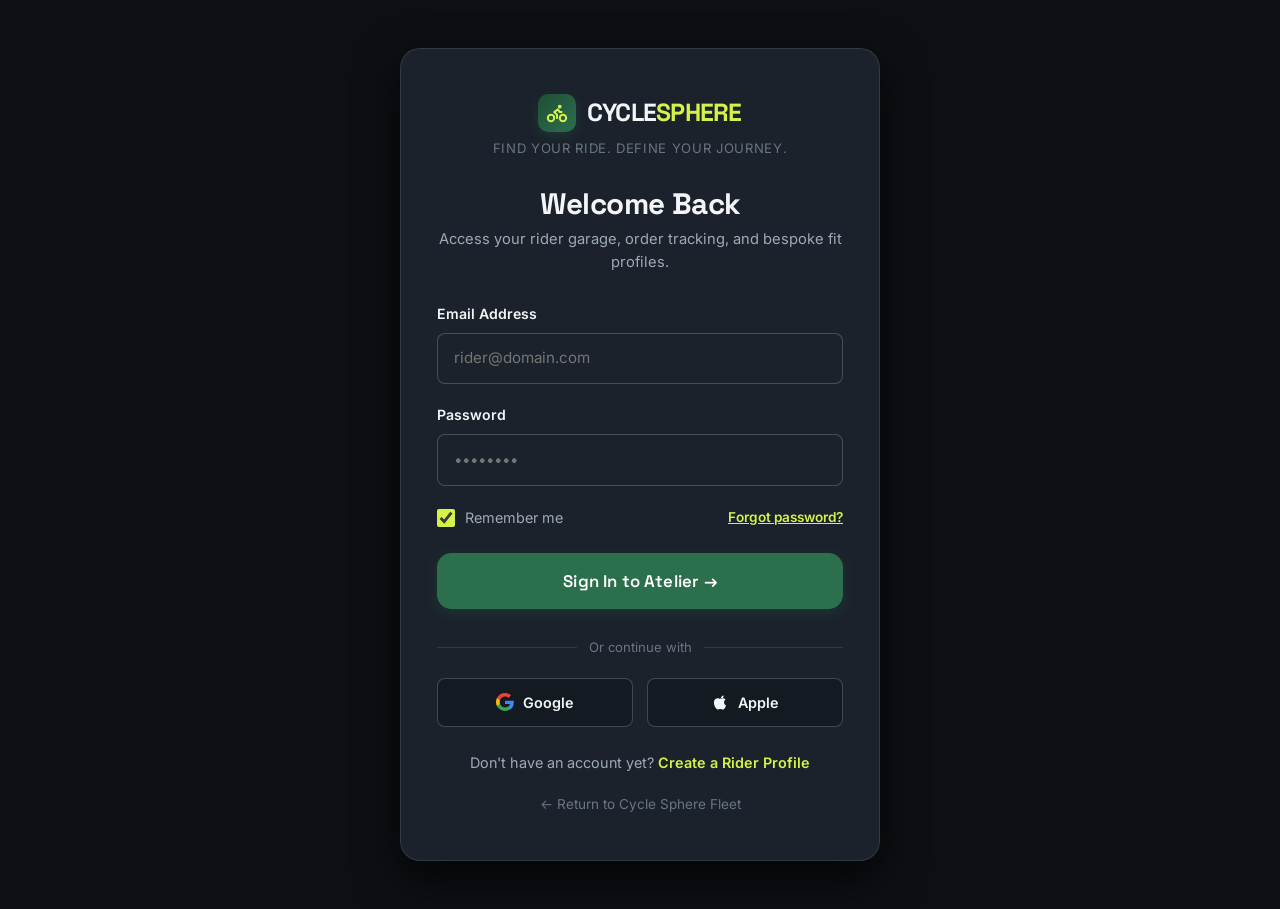
<file: login.html>
<!DOCTYPE html>
<html lang="en" data-theme="dark">
<head>
  <meta charset="UTF-8" />
  <meta name="viewport" content="width=device-width, initial-scale=1.0" />
  <meta name="description" content="Sign in to your Cycle Sphere rider account to manage bicycle configurations, saved routes, and order history." />
  <title>Rider Account Login | CYCLE SPHERE</title>

  <!-- Google Fonts: Space Grotesk & Inter -->
  <link rel="preconnect" href="https://fonts.googleapis.com" />
  <link rel="preconnect" href="https://fonts.gstatic.com" crossorigin />
  <link href="https://fonts.googleapis.com/css2?family=Inter:wght@300;400;500;600;700&family=Space+Grotesk:wght@500;600;700;800&display=swap" rel="stylesheet" />

  <!-- CSS Stylesheets -->
  <link rel="stylesheet" href="assets/css/variables.css" />
  <link rel="stylesheet" href="assets/css/base.css" />
  <link rel="stylesheet" href="assets/css/components.css" />
  <link rel="stylesheet" href="assets/css/layout.css" />
  <link rel="stylesheet" href="assets/css/pages.css" />
  <link rel="stylesheet" href="assets/css/responsive.css" />
</head>
<body style="min-height: 100vh; display: flex; flex-direction: column;">

  <main style="flex: 1; display: flex; align-items: center; justify-content: center;">
    <div class="auth-page-wrapper">
      <div class="auth-form-card">
        <!-- Brand Name inside Box in Top Center -->
        <div class="auth-brand-center">
          <a href="index.html" class="brand-logo" aria-label="Cycle Sphere Home">
            <div class="brand-logo-mark">
              <svg width="22" height="22" viewBox="0 0 24 24" fill="none" stroke="currentColor" stroke-width="2.2" stroke-linecap="round" stroke-linejoin="round">
                <circle cx="18.5" cy="17.5" r="3.5"/>
                <circle cx="5.5" cy="17.5" r="3.5"/>
                <circle cx="15" cy="5" r="1"/>
                <path d="M12 17.5V14l-3-3 4-3 2 3h2"/>
              </svg>
            </div>
            <span>CYCLE<span class="accent">SPHERE</span></span>
          </a>
          <span class="auth-tagline">Find Your Ride. Define Your Journey.</span>
        </div>

        <div class="auth-header">
          <h2>Welcome Back</h2>
          <p>Access your rider garage, order tracking, and bespoke fit profiles.</p>
        </div>

        <form id="login-form">
          <div class="form-group">
            <label class="form-label" for="login-email">Email Address</label>
            <input type="email" id="login-email" class="form-input" placeholder="rider@domain.com" required autocomplete="email" />
          </div>

          <div class="form-group">
            <label class="form-label" for="login-password">Password</label>
            <input type="password" id="login-password" class="form-input" placeholder="&bull;&bull;&bull;&bull;&bull;&bull;&bull;&bull;" required autocomplete="current-password" />
          </div>

          <!-- Remember Me and Forgot Password in Same Line -->
          <div class="auth-remember-row">
            <label class="form-checkbox-label">
              <input type="checkbox" id="login-remember" checked />
              <span>Remember me</span>
            </label>
            <a href="javascript:void(0)" id="forgot-password-link" class="auth-forgot-link">Forgot password?</a>
          </div>

          <button type="submit" class="btn btn-primary btn-lg" style="width: 100%;">
            Sign In to Atelier &rarr;
          </button>

          <!-- Social Divider -->
          <div class="auth-divider">
            <span>Or continue with</span>
          </div>

          <!-- Google and Apple Social Icons at Bottom -->
          <div class="auth-social-buttons">
            <button type="button" class="btn-social" id="google-login-btn" aria-label="Sign in with Google">
              <svg width="18" height="18" viewBox="0 0 24 24">
                <path fill="#4285F4" d="M23.745 12.27c0-.7-.06-1.4-.19-2.07H12v4.51h6.6c-.29 1.52-1.14 2.82-2.4 3.68v3.05h3.88c2.27-2.09 3.665-5.17 3.665-9.17z"/>
                <path fill="#34A853" d="M12 24c3.24 0 5.95-1.08 7.93-2.91l-3.88-3.05c-1.08.72-2.45 1.16-4.05 1.16-3.12 0-5.77-2.1-6.72-4.93H1.24v3.15C3.26 21.36 7.34 24 12 24z"/>
                <path fill="#FBBC05" d="M5.28 14.27c-.25-.72-.38-1.49-.38-2.27s.13-1.55.38-2.27V6.58H1.24C.45 8.15 0 9.92 0 12s.45 3.85 1.24 5.42l4.04-3.15z"/>
                <path fill="#EA4335" d="M12 4.75c1.77 0 3.35.61 4.6 1.8l3.42-3.42C17.95 1.19 15.24 0 12 0 7.34 0 3.26 2.64 1.24 6.58l4.04 3.15c.95-2.83 3.6-4.98 6.72-4.98z"/>
              </svg>
              <span>Google</span>
            </button>

            <button type="button" class="btn-social" id="apple-login-btn" aria-label="Sign in with Apple">
              <svg width="18" height="18" viewBox="0 0 24 24" fill="currentColor">
                <path d="M18.71 19.5c-.83 1.24-1.71 2.45-3.05 2.47-1.34.03-1.77-.79-3.29-.79-1.53 0-2 .77-3.27.82-1.31.05-2.3-1.32-3.14-2.53C4.25 17 2.94 12.45 4.7 9.39c.87-1.52 2.43-2.48 4.12-2.51 1.28-.02 2.5.87 3.29.87.78 0 2.26-1.07 3.81-.91.65.03 2.47.26 3.64 1.98-.09.06-2.17 1.28-2.15 3.81.03 3.02 2.65 4.03 2.68 4.04-.03.07-.42 1.44-1.38 2.83M15.97 6.37c.63-.79 1.06-1.88.94-2.98-.92.04-2.07.62-2.73 1.4-.58.67-1.08 1.77-.94 2.84 1.03.08 2.1-.47 2.73-1.26z"/>
              </svg>
              <span>Apple</span>
            </button>
          </div>
        </form>

        <div class="auth-footer-links">
          Don't have an account yet? <a href="signup.html">Create a Rider Profile</a>
        </div>

        <a href="index.html" class="auth-back-home">&larr; Return to Cycle Sphere Fleet</a>
      </div>
    </div>
  </main>

  <script src="assets/js/store.js"></script>
  <script src="assets/js/main.js"></script>
  <script>
    document.addEventListener("DOMContentLoaded", () => {
      const loginForm = document.getElementById("login-form");
      loginForm?.addEventListener("submit", (e) => {
        e.preventDefault();
        const email = document.getElementById("login-email").value;
        if (window.Store) {
          window.Store.showToast(`Welcome back, ${email}! Demonstration login successful.`, "success");
        }
        setTimeout(() => {
          window.location.href = "shop.html";
        }, 1000);
      });

      document.getElementById("forgot-password-link")?.addEventListener("click", () => {
        if (window.Store) {
          window.Store.showToast("Demo: Password reset token sent to your entered email address.", "info");
        }
      });

      document.getElementById("google-login-btn")?.addEventListener("click", () => {
        if (window.Store) {
          window.Store.showToast("Google authentication demo connected.", "success");
        }
        setTimeout(() => { window.location.href = "shop.html"; }, 800);
      });

      document.getElementById("apple-login-btn")?.addEventListener("click", () => {
        if (window.Store) {
          window.Store.showToast("Apple ID authentication demo connected.", "success");
        }
        setTimeout(() => { window.location.href = "shop.html"; }, 800);
      });
    });
  </script>
</body>
</html>
</file>
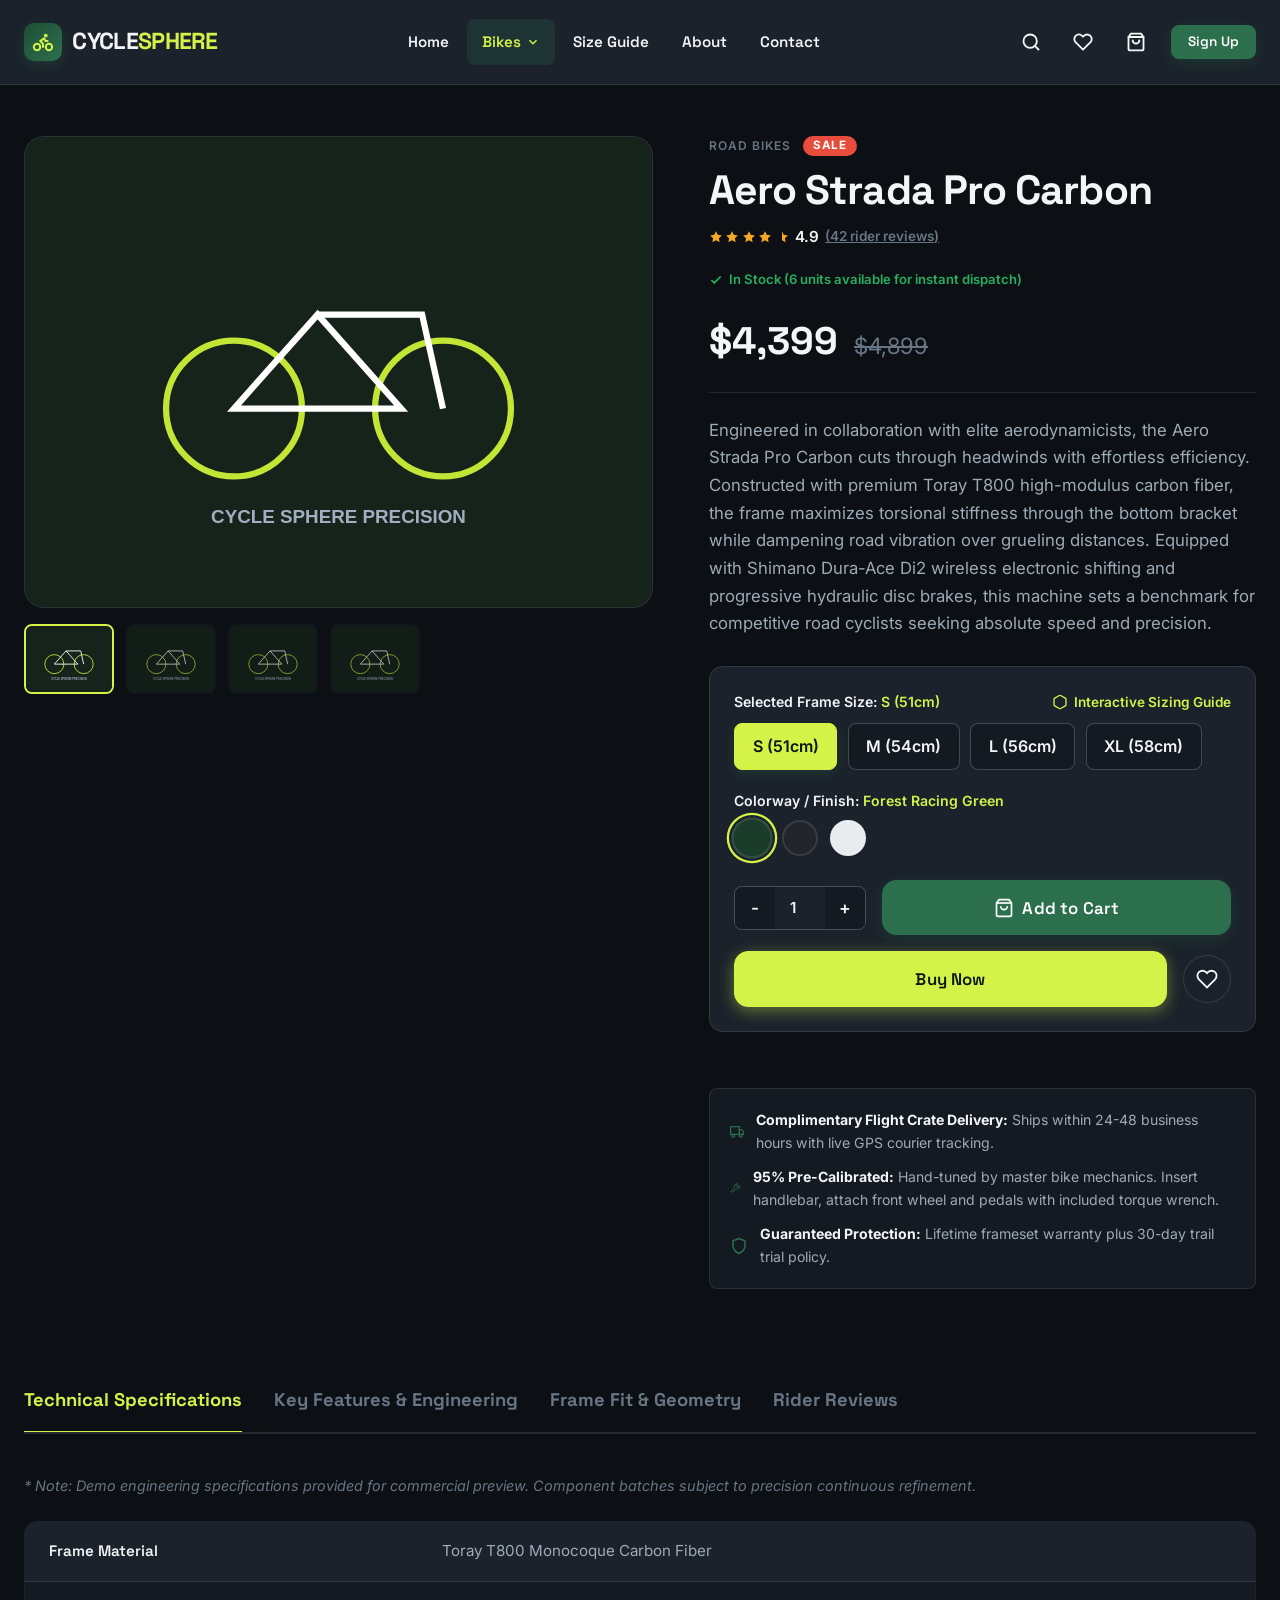
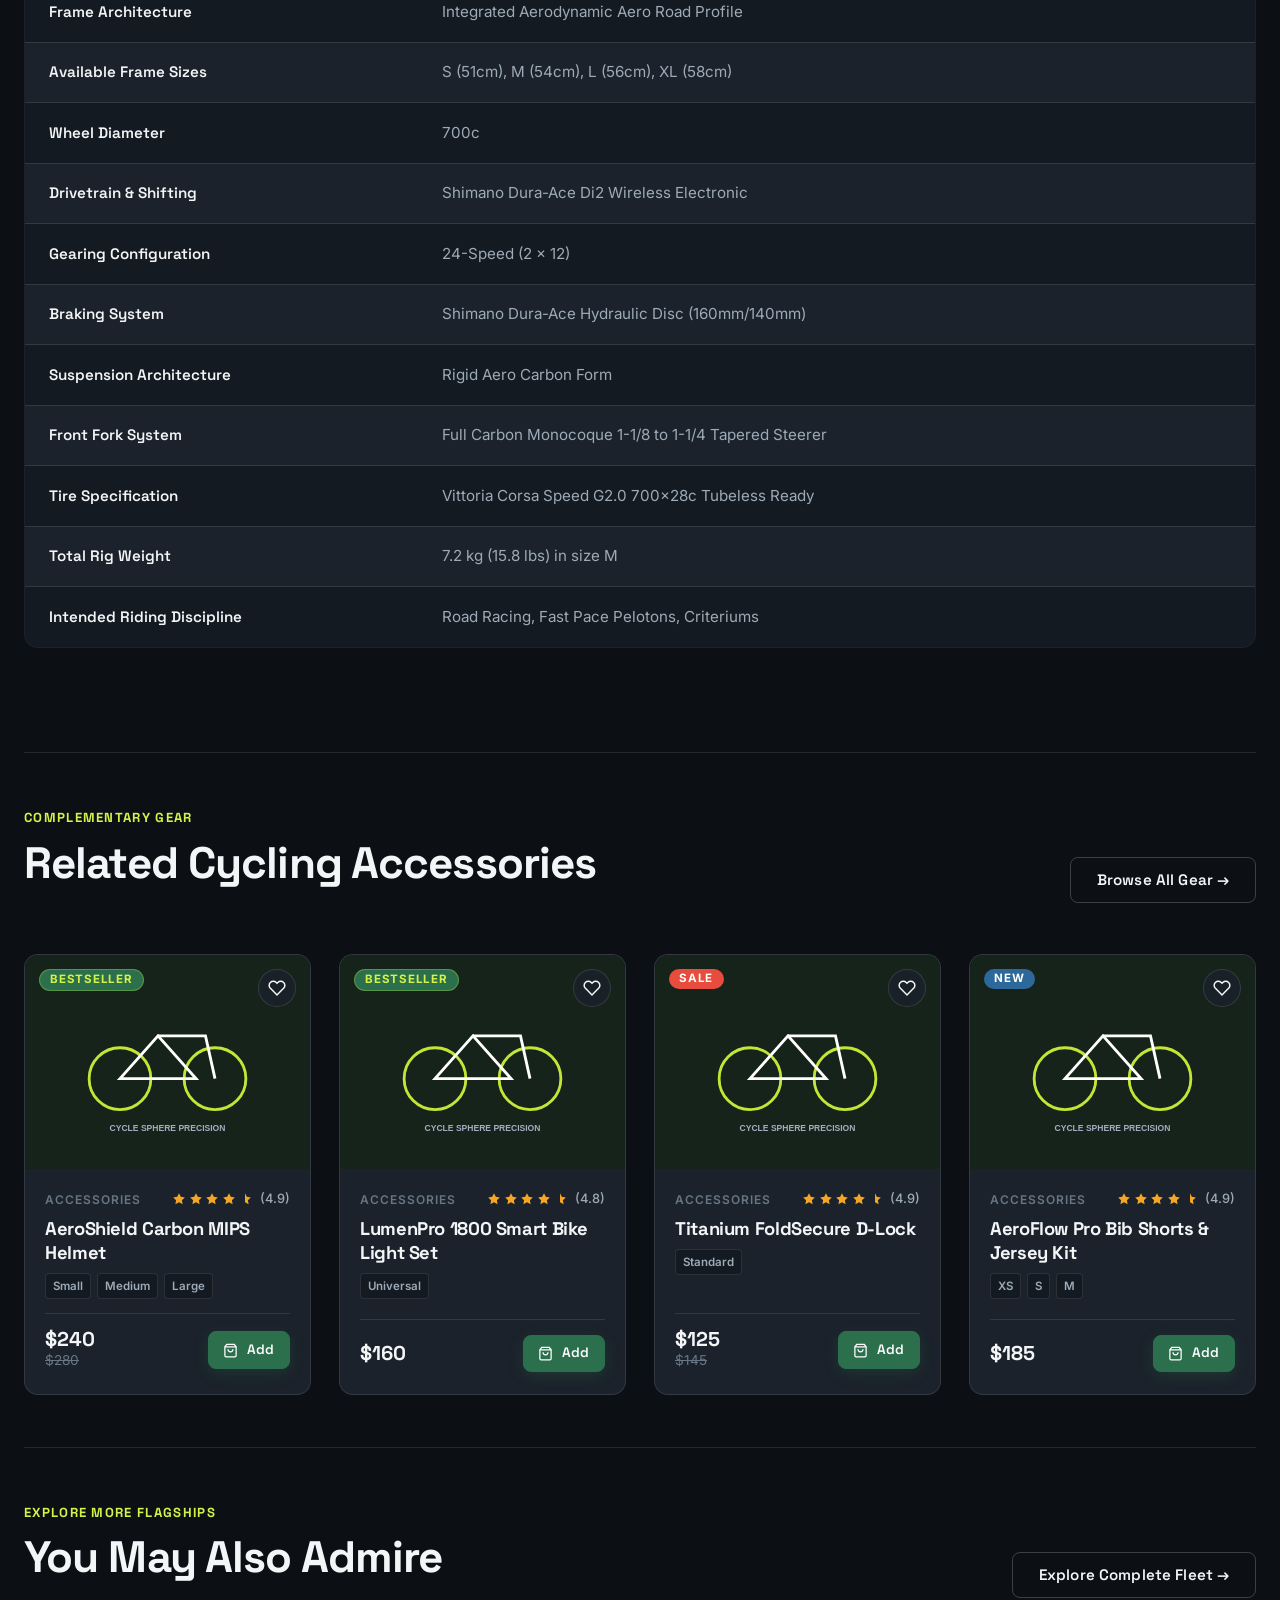
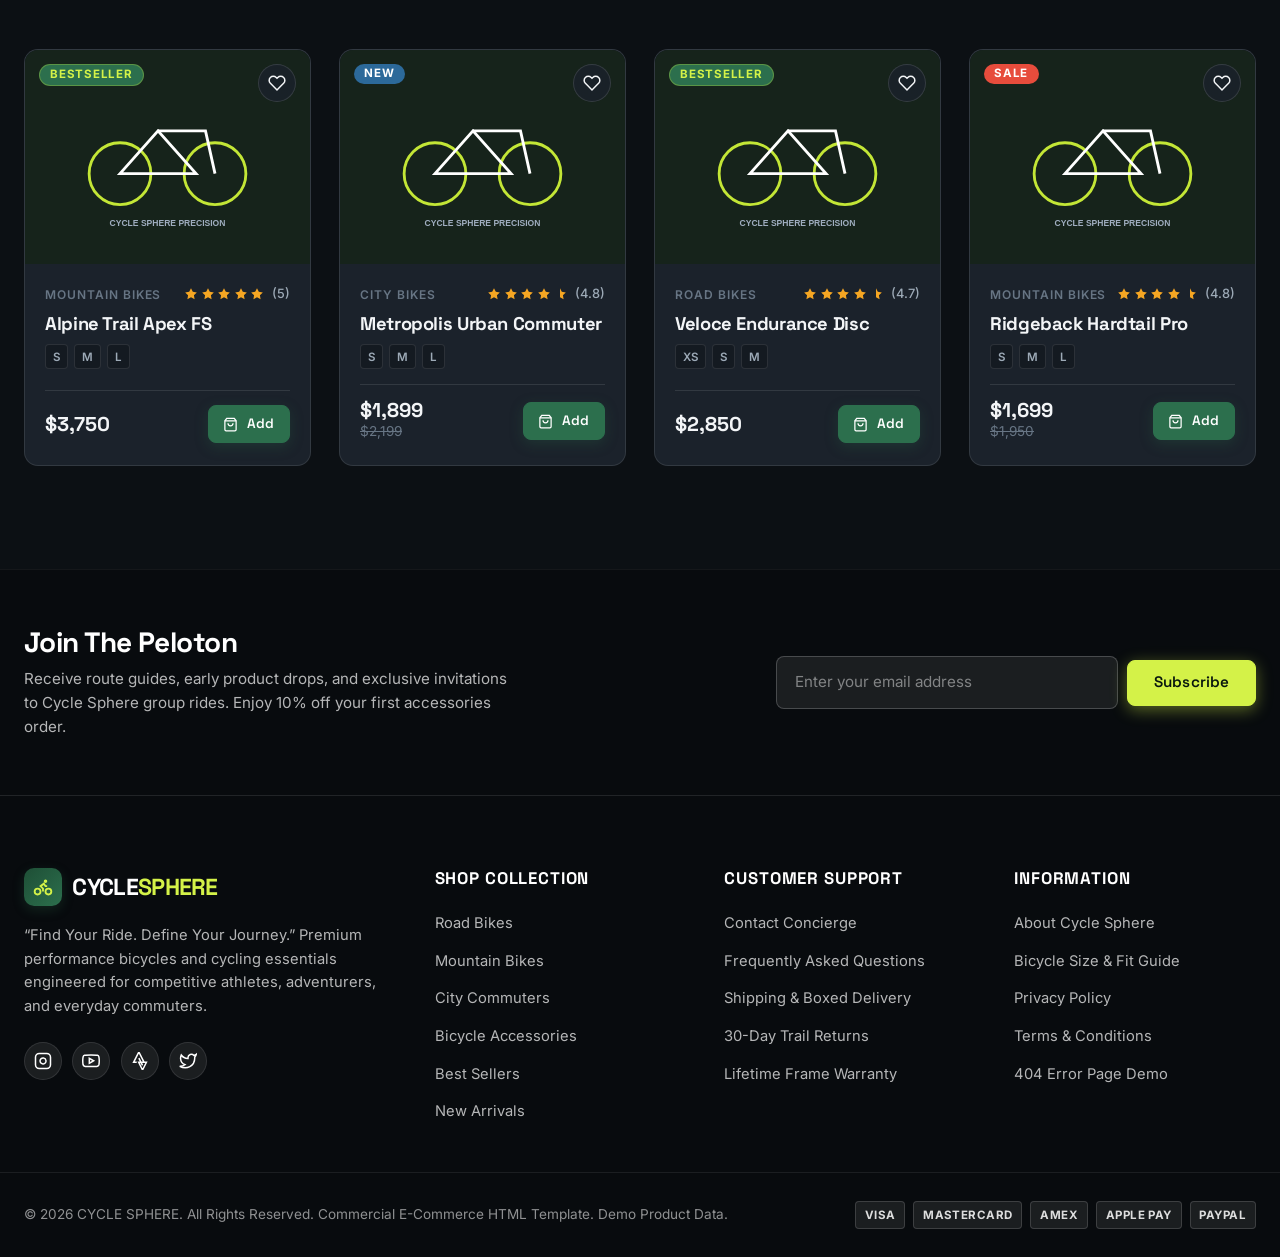
<file: product-details.html>
<!DOCTYPE html>
<html lang="en" data-theme="dark">
<head>
  <meta charset="UTF-8" />
  <meta name="viewport" content="width=device-width, initial-scale=1.0" />
  <meta name="description" content="Detailed engineering specifications, geometry diagrams, and configuration options for Cycle Sphere performance bicycles." />
  <title>Bicycle Specifications &amp; Details | CYCLE SPHERE</title>

  <!-- Google Fonts -->
  <link rel="preconnect" href="https://fonts.googleapis.com" />
  <link rel="preconnect" href="https://fonts.gstatic.com" crossorigin />
  <link href="https://fonts.googleapis.com/css2?family=Inter:wght@300;400;500;600;700&family=Space+Grotesk:wght@500;600;700;800&display=swap" rel="stylesheet" />

  <!-- CSS Stylesheets -->
  <link rel="stylesheet" href="assets/css/variables.css" />
  <link rel="stylesheet" href="assets/css/base.css" />
  <link rel="stylesheet" href="assets/css/components.css" />
  <link rel="stylesheet" href="assets/css/layout.css" />
  <link rel="stylesheet" href="assets/css/pages.css" />
  <link rel="stylesheet" href="assets/css/responsive.css" />
</head>
<body>

  <!-- Mandatory Sticky Header & Navbar -->
  <header class="site-header" id="site-header">
    <div class="container">
      <nav class="navbar" aria-label="Main Navigation">
        <!-- Brand Logo -->
        <a href="index.html" class="brand-logo" aria-label="Cycle Sphere Home">
          <div class="brand-logo-mark">
            <svg width="22" height="22" viewBox="0 0 24 24" fill="none" stroke="currentColor" stroke-width="2.2" stroke-linecap="round" stroke-linejoin="round">
              <circle cx="18.5" cy="17.5" r="3.5"/>
              <circle cx="5.5" cy="17.5" r="3.5"/>
              <circle cx="15" cy="5" r="1"/>
              <path d="M12 17.5V14l-3-3 4-3 2 3h2"/>
            </svg>
          </div>
          <span>CYCLE<span class="accent">SPHERE</span></span>
        </a>

        <!-- Desktop Navigation Menu -->
        <ul class="nav-menu">
          <li class="nav-item">
            <a href="index.html" class="nav-link">Home</a>
          </li>

          <!-- Bikes Dropdown -->
          <li class="nav-item is-active">
            <a href="shop.html" class="nav-link" aria-haspopup="true">
              Bikes
              <svg class="nav-chevron" viewBox="0 0 24 24" fill="none" stroke="currentColor" stroke-width="2.5"><polyline points="6 9 12 15 18 9"/></svg>
            </a>
            <div class="dropdown-menu">
              <a href="shop.html" class="dropdown-link"><span>All Bikes</span></a>
              <a href="shop.html?cat=road" class="dropdown-link">
                <span>Road Bikes</span>
                <span class="dropdown-link-badge">Aero</span>
              </a>
              <a href="shop.html?cat=mountain" class="dropdown-link">
                <span>Mountain Bikes</span>
                <span class="dropdown-link-badge">Enduro</span>
              </a>
              <a href="shop.html?cat=city" class="dropdown-link"><span>City Bikes</span></a>
              <a href="shop.html?filter=bestseller" class="dropdown-link"><span>Best Sellers</span></a>
              <a href="shop.html?filter=new" class="dropdown-link"><span>New Arrivals</span></a>
            </div>
          </li>

          <li class="nav-item">
            <a href="size-guide.html" class="nav-link">Size Guide</a>
          </li>

          <li class="nav-item">
            <a href="about.html" class="nav-link">About</a>
          </li>

          <li class="nav-item">
            <a href="contact.html" class="nav-link">Contact</a>
          </li>
        </ul>

        <!-- Right-Side Action Controls -->
        <div class="header-actions">
          <button type="button" class="header-action-btn open-search-trigger" aria-label="Open search dialog">
            <svg width="20" height="20" viewBox="0 0 24 24" fill="none" stroke="currentColor" stroke-width="2.2" stroke-linecap="round" stroke-linejoin="round"><circle cx="11" cy="11" r="8"/><line x1="21" y1="21" x2="16.65" y2="16.65"/></svg>
          </button>

          <a href="shop.html?filter=wishlist" class="header-action-btn" aria-label="View saved bikes wishlist">
            <svg width="20" height="20" viewBox="0 0 24 24" fill="none" stroke="currentColor" stroke-width="2.2" stroke-linecap="round" stroke-linejoin="round"><path d="M20.84 4.61a5.5 5.5 0 0 0-7.78 0L12 5.67l-1.06-1.06a5.5 5.5 0 0 0-7.78 7.78l1.06 1.06L12 21.23l7.78-7.78 1.06-1.06a5.5 5.5 0 0 0 0-7.78z"/></svg>
            <span class="action-count-badge wishlist-count-badge" style="display: none;">0</span>
          </a>

          <a href="cart.html" class="header-action-btn" aria-label="View shopping cart">
            <svg width="20" height="20" viewBox="0 0 24 24" fill="none" stroke="currentColor" stroke-width="2.2" stroke-linecap="round" stroke-linejoin="round"><path d="M6 2L3 6v14a2 2 0 0 0 2 2h14a2 2 0 0 0 2-2V6l-3-4z"/><line x1="3" y1="6" x2="21" y2="6"/><path d="M16 10a4 4 0 0 1-8 0"/></svg>
            <span class="action-count-badge cart-count-badge" style="display: none;">0</span>
          </a>

          <!-- Retaining Sign Up Button -->
          <a href="signup.html" class="btn btn-primary btn-sm" style="margin-left: 0.25rem;">Sign Up</a>

          <button type="button" class="hamburger-btn" aria-label="Open mobile navigation menu">
            <svg width="24" height="24" viewBox="0 0 24 24" fill="none" stroke="currentColor" stroke-width="2" stroke-linecap="round" stroke-linejoin="round"><line x1="3" y1="12" x2="21" y2="12"/><line x1="3" y1="6" x2="21" y2="6"/><line x1="3" y1="18" x2="21" y2="18"/></svg>
          </button>
        </div>
      </nav>
    </div>
  </header>

  <!-- Mobile Off-Canvas Drawer -->
  <div class="mobile-drawer-backdrop" aria-hidden="true">
    <div class="mobile-drawer">
      <div class="mobile-drawer-header">
        <a href="index.html" class="brand-logo">
          <div class="brand-logo-mark">
            <svg width="18" height="18" viewBox="0 0 24 24" fill="none" stroke="currentColor" stroke-width="2.2"><circle cx="18.5" cy="17.5" r="3.5"/><circle cx="5.5" cy="17.5" r="3.5"/><circle cx="15" cy="5" r="1"/><path d="M12 17.5V14l-3-3 4-3 2 3h2"/></svg>
          </div>
          <span>CYCLE<span class="accent">SPHERE</span></span>
        </a>
        <button type="button" class="cs-modal-close mobile-drawer-close" aria-label="Close menu">&times;</button>
      </div>

      <div class="mobile-drawer-body">
        <!-- Actions from header placed inside menu page with exact navbar style -->
        <div class="drawer-actions-bar">
          <button type="button" class="header-action-btn open-search-trigger" aria-label="Open search dialog" title="Search">
            <svg width="20" height="20" viewBox="0 0 24 24" fill="none" stroke="currentColor" stroke-width="2.2" stroke-linecap="round" stroke-linejoin="round"><circle cx="11" cy="11" r="8"/><line x1="21" y1="21" x2="16.65" y2="16.65"/></svg>
          </button>
          <a href="shop.html?filter=wishlist" class="header-action-btn" aria-label="View saved bikes wishlist" title="Wishlist">
            <svg width="20" height="20" viewBox="0 0 24 24" fill="none" stroke="currentColor" stroke-width="2.2" stroke-linecap="round" stroke-linejoin="round"><path d="M20.84 4.61a5.5 5.5 0 0 0-7.78 0L12 5.67l-1.06-1.06a5.5 5.5 0 0 0-7.78 7.78l1.06 1.06L12 21.23l7.78-7.78 1.06-1.06a5.5 5.5 0 0 0 0-7.78z"/></svg>
            <span class="action-count-badge wishlist-count-badge" style="display: none;">0</span>
          </a>
          <a href="cart.html" class="header-action-btn" aria-label="View shopping cart" title="Shopping Cart">
            <svg width="20" height="20" viewBox="0 0 24 24" fill="none" stroke="currentColor" stroke-width="2.2" stroke-linecap="round" stroke-linejoin="round"><path d="M6 2L3 6v14a2 2 0 0 0 2 2h14a2 2 0 0 0 2-2V6l-3-4z"/><line x1="3" y1="6" x2="21" y2="6"/><path d="M16 10a4 4 0 0 1-8 0"/></svg>
            <span class="action-count-badge cart-count-badge" style="display: none;">0</span>
          </a>
        </div>

        <ul class="mobile-nav-list">
          <li><a href="index.html" class="mobile-nav-link">Home</a></li>
          <li>
            <button type="button" class="mobile-nav-link mobile-accordion-toggle" data-accordion-target="mob-pdp-bikes">
              <span>Bicycles</span>
              <svg class="nav-chevron" width="16" height="16" viewBox="0 0 24 24" fill="none" stroke="currentColor" stroke-width="2.5"><polyline points="6 9 12 15 18 9"/></svg>
            </button>
            <div class="mobile-accordion-content" id="mob-pdp-bikes">
              <a href="shop.html" class="mobile-sub-link">All Bikes</a>
              <a href="shop.html?cat=road" class="mobile-sub-link">Road Bikes</a>
              <a href="shop.html?cat=mountain" class="mobile-sub-link">Mountain Bikes</a>
              <a href="shop.html?cat=city" class="mobile-sub-link">City Bikes</a>
              <a href="shop.html?filter=bestseller" class="mobile-sub-link">Best Sellers</a>
              <a href="shop.html?filter=new" class="mobile-sub-link">New Arrivals</a>
            </div>
          </li>
          <li><a href="size-guide.html" class="mobile-nav-link">Size Guide</a></li>
          <li><a href="about.html" class="mobile-nav-link">About Cycle Sphere</a></li>
          <li><a href="contact.html" class="mobile-nav-link">Contact &amp; Support</a></li>
        </ul>
      </div>

      <div class="mobile-drawer-footer">
        <a href="signup.html" class="btn btn-primary" style="width: 100%;">Sign Up</a>
      </div>
    </div>
  </div>

  <main class="section-sm">
    <div class="container">
      <!-- PRODUCT BUY BOX TOP GRID -->
      <div class="product-details-grid">
        <!-- Left: Image Gallery -->
        <div class="product-gallery">
          <div class="product-gallery-main">
            <img id="pdp-main-image" src="https://images.unsplash.com/photo-1485965120184-e220f721d03e?auto=format&fit=crop&w=1200&q=80" alt="Bicycle full profile" />
          </div>
          <div class="product-gallery-thumbs" id="pdp-gallery-thumbs">
            <!-- Dynamically populated thumbnails -->
          </div>
        </div>

        <!-- Right: Buy Box & Options -->
        <div class="product-buy-box">
          <div class="pdp-category-row">
            <span class="product-category-tag" id="pdp-category-badge">Road Bikes</span>
            <span class="product-badge badge-sale" id="pdp-promo-badge">SALE</span>
          </div>

          <h1 class="pdp-title" id="pdp-title">Aero Strada Pro Carbon</h1>

          <div class="pdp-meta-row">
            <div id="pdp-rating-wrap" style="display: flex; align-items: center; gap: 0.4rem;"></div>
            <span class="product-stock-status in-stock" id="pdp-stock-count">
              <svg width="14" height="14" viewBox="0 0 24 24" fill="none" stroke="currentColor" stroke-width="3"><polyline points="20 6 9 17 4 12"/></svg>
              In Stock &amp; Ready to Ship
            </span>
          </div>

          <div class="pdp-price-row">
            <span class="pdp-price" id="pdp-price">$4,399</span>
            <span class="pdp-original-price" id="pdp-original-price">$4,899</span>
          </div>

          <p class="pdp-description" id="pdp-description">
            Ultra-aerodynamic wind-tunnel engineered road bike with electronic shifting and hydraulic disc braking for uncompromising speed.
          </p>

          <!-- Config Options Card -->
          <div class="pdp-options-card">
            <!-- Size Selector -->
            <div style="margin-bottom: 1.25rem;">
              <div class="pdp-size-header">
                <label class="form-label" style="margin-bottom: 0;">
                  Selected Frame Size: <span class="text-accent-weight" id="pdp-selected-size-label">M (54cm)</span>
                </label>
                <a href="size-guide.html" class="size-guide-modal-link">
                  <svg width="16" height="16" viewBox="0 0 24 24" fill="none" stroke="currentColor" stroke-width="2"><path d="M21 16V8a2 2 0 0 0-1-1.73l-7-4a2 2 0 0 0-2 0l-7 4A2 2 0 0 0 3 8v8a2 2 0 0 0 1 1.73l7 4a2 2 0 0 0 2 0l7-4A2 2 0 0 0 21 16z"/></svg>
                  Interactive Sizing Guide
                </a>
              </div>
              <div class="pdp-size-selector" id="pdp-size-selector">
                <!-- Dynamically populated sizes -->
              </div>
            </div>

            <!-- Color Swatches -->
            <div>
              <label class="form-label">
                Colorway / Finish: <span class="text-accent-weight" id="pdp-selected-color-label">Forest Racing Green</span>
              </label>
              <div class="pdp-color-swatches" id="pdp-color-selector">
                <!-- Dynamically populated swatches -->
              </div>
            </div>

            <!-- Stepper, Add to Cart & Buy Now -->
            <div class="pdp-purchase-actions">
              <div class="quantity-stepper">
                <button type="button" class="qty-btn" id="pdp-qty-minus" aria-label="Decrease quantity">-</button>
                <input type="number" id="pdp-qty-input" value="1" min="1" max="10" readonly />
                <button type="button" class="qty-btn" id="pdp-qty-plus" aria-label="Increase quantity">+</button>
              </div>

              <button type="button" class="btn btn-primary btn-lg btn-pdp-cart" id="pdp-add-cart-btn">
                <svg width="20" height="20" viewBox="0 0 24 24" fill="none" stroke="currentColor" stroke-width="2"><path d="M6 2L3 6v14a2 2 0 0 0 2 2h14a2 2 0 0 0 2-2V6l-3-4z"/><line x1="3" y1="6" x2="21" y2="6"/><path d="M16 10a4 4 0 0 1-8 0"/></svg>
                Add to Cart
              </button>

              <button type="button" class="btn btn-accent btn-lg btn-pdp-buy-now" id="pdp-buy-now-btn">
                Buy Now
              </button>

              <button type="button" class="btn-wishlist" id="pdp-wishlist-btn" aria-label="Save to Wishlist" style="width: 48px; height: 48px;">
                <svg width="22" height="22" viewBox="0 0 24 24" fill="none" stroke="currentColor" stroke-width="2"><path d="M20.84 4.61a5.5 5.5 0 0 0-7.78 0L12 5.67l-1.06-1.06a5.5 5.5 0 0 0-7.78 7.78l1.06 1.06L12 21.23l7.78-7.78 1.06-1.06a5.5 5.5 0 0 0 0-7.78z"/></svg>
              </button>
            </div>
          </div>

          <!-- White-Glove Delivery Info Card -->
          <div class="pdp-delivery-box">
            <div class="delivery-item">
              <svg width="20" height="20" viewBox="0 0 24 24" fill="none" stroke="currentColor" stroke-width="2" style="color: var(--primary);"><rect x="1" y="3" width="15" height="13"/><polygon points="16 8 20 8 23 11 23 16 16 16 16 8"/><circle cx="5.5" cy="18.5" r="2.5"/><circle cx="18.5" cy="18.5" r="2.5"/></svg>
              <span><strong>Complimentary Flight Crate Delivery:</strong> Ships within 24-48 business hours with live GPS courier tracking.</span>
            </div>
            <div class="delivery-item">
              <svg width="20" height="20" viewBox="0 0 24 24" fill="none" stroke="currentColor" stroke-width="2" style="color: var(--primary);"><path d="M14.7 6.3a1 1 0 0 0 0 1.4l1.6 1.6a1 1 0 0 0 1.4 0l3.77-3.77a6 6 0 0 1-7.94 7.94l-6.91 6.91a2.12 2.12 0 0 1-3-3l6.91-6.91a6 6 0 0 1 7.94-7.94l-3.76 3.76z"/></svg>
              <span><strong>95% Pre-Calibrated:</strong> Hand-tuned by master bike mechanics. Insert handlebar, attach front wheel and pedals with included torque wrench.</span>
            </div>
            <div class="delivery-item">
              <svg width="20" height="20" viewBox="0 0 24 24" fill="none" stroke="currentColor" stroke-width="2" style="color: var(--primary);"><path d="M12 22s8-4 8-10V5l-8-3-8 3v7c0 6 8 10 8 10z"/></svg>
              <span><strong>Guaranteed Protection:</strong> Lifetime frameset warranty plus 30-day trail trial policy.</span>
            </div>
          </div>
        </div>
      </div>

      <!-- PRODUCT TABS (Specifications, Features, Geometry, Reviews) -->
      <section class="pdp-tabs-container">
        <div class="pdp-tab-headers" role="tablist">
          <button type="button" class="pdp-tab-btn is-active" data-tab-target="tab-specs" role="tab">
            Technical Specifications
          </button>
          <button type="button" class="pdp-tab-btn" data-tab-target="tab-features" role="tab">
            Key Features &amp; Engineering
          </button>
          <button type="button" class="pdp-tab-btn" data-tab-target="tab-geometry" role="tab">
            Frame Fit &amp; Geometry
          </button>
          <button type="button" class="pdp-tab-btn" data-tab-target="tab-reviews" id="pdp-reviews-tab" role="tab">
            Rider Reviews
          </button>
        </div>

        <!-- Tab 1: Structured Technical Specifications Table -->
        <div class="pdp-tab-panel is-active" id="tab-specs" role="tabpanel">
          <div style="margin-bottom: 1.5rem;">
            <p style="font-size: 0.9rem; color: var(--text-muted); font-style: italic;">
              * Note: Demo engineering specifications provided for commercial preview. Component batches subject to precision continuous refinement.
            </p>
          </div>
          <table class="specs-table" aria-label="Bicycle Specifications Table">
            <tbody id="pdp-specs-table-body">
              <!-- Rendered by product-details.js -->
            </tbody>
          </table>
        </div>

        <!-- Tab 2: Key Features -->
        <div class="pdp-tab-panel" id="tab-features" role="tabpanel">
          <div style="max-width: 800px;">
            <h3 style="font-size: 1.4rem; margin-bottom: 1.25rem;">Aerodynamic Wind Tunnel &amp; Layup Breakthroughs</h3>
            <ul id="pdp-key-features-list" style="list-style: none; padding: 0; margin-bottom: 2rem;">
              <!-- Key features bullets -->
            </ul>
            <p style="color: var(--text-secondary); line-height: 1.7;">
              Cycle Sphere engineers utilize finite element analysis (FEA) to orchestrate carbon tow alignment across high-stress junctions: bottom brackets, headtubes, and chainstays. This delivers instantaneous acceleration without sacrificing vertical compliance for grueling all-day centuries.
            </p>
          </div>
        </div>

        <!-- Tab 3: Fit & Geometry -->
        <div class="pdp-tab-panel" id="tab-geometry" role="tabpanel">
          <div class="geometry-diagram-grid">
            <div>
              <h3 style="font-size: 1.4rem; margin-bottom: 1rem;">Dialing in Your Cockpit</h3>
              <p style="color: var(--text-secondary); line-height: 1.6; margin-bottom: 1.5rem;">
                Frame geometry dictates handling character, center of gravity, and aerodynamic torso angle. A proper reach and stack dimension guarantees optimal diaphragm expansion and pedal stroke efficiency.
              </p>
              <div style="background-color: var(--bg-surface); border: 1px solid var(--border-color); border-radius: var(--radius-md); padding: 1.25rem; margin-bottom: 1.5rem;">
                <h4 style="font-size: 1rem; margin-bottom: 0.5rem;">Quick Sizing Reference</h4>
                <p style="font-size: 0.9rem; color: var(--text-secondary); margin-bottom: 0.75rem;">
                  <strong>Small (51cm):</strong> 5'4" &ndash; 5'7" (162 &ndash; 170cm)<br />
                  <strong>Medium (54cm):</strong> 5'7" &ndash; 5'10" (170 &ndash; 178cm)<br />
                  <strong>Large (56cm):</strong> 5'10" &ndash; 6'1" (178 &ndash; 186cm)<br />
                  <strong>X-Large (58cm):</strong> 6'1" &ndash; 6'4" (186 &ndash; 193cm)
                </p>
                <a href="size-guide.html" class="btn btn-outline btn-sm">Open Comprehensive Size Guide &rarr;</a>
              </div>
            </div>
            <div style="background-color: var(--bg-secondary); border: 1px solid var(--border-color); border-radius: var(--radius-lg); padding: 2rem; text-align: center;">
              <svg width="120" height="120" viewBox="0 0 24 24" fill="none" stroke="currentColor" stroke-width="1.2" style="margin: 0 auto 1rem; color: var(--primary);">
                <circle cx="5" cy="18" r="3.5"/>
                <circle cx="19" cy="18" r="3.5"/>
                <circle cx="14" cy="5" r="1.5"/>
                <path d="M11 18l3-8 3 8"/>
                <path d="M5 18l4-8 5 0"/>
                <path d="M14 5l-2 5"/>
              </svg>
              <h4 style="font-size: 1.1rem; margin-bottom: 0.25rem;">Precision Frame Alignment</h4>
              <p style="font-size: 0.85rem; color: var(--text-muted);">Calibrated laser geometry verified prior to shipment</p>
            </div>
          </div>
        </div>

        <!-- Tab 4: Verified Reviews -->
        <div class="pdp-tab-panel" id="tab-reviews" role="tabpanel">
          <div style="display: grid; grid-template-columns: 1fr 1fr; gap: 3rem; align-items: start;">
            <!-- Existing Reviews List -->
            <div>
              <h3 style="font-size: 1.35rem; margin-bottom: 1.5rem;">Verified Owner Feedback</h3>
              <div style="display: flex; flex-direction: column; gap: 1.25rem;">
                <div style="background-color: var(--bg-surface); border: 1px solid var(--border-color); border-radius: var(--radius-md); padding: 1.25rem;">
                  <div style="display: flex; align-items: center; justify-content: space-between; margin-bottom: 0.5rem;">
                    <strong>Damian Thorne &bull; Verified Owner</strong>
                    <div class="product-rating">★★★★★</div>
                  </div>
                  <p style="font-size: 0.92rem; color: var(--text-secondary); line-height: 1.5;">
                    “The stiffness-to-weight ratio is startling. When sprinting out of the saddle on punchy climbs, zero flex in the bottom bracket shell. Easily the best road investment I've made.”
                  </p>
                </div>

                <div style="background-color: var(--bg-surface); border: 1px solid var(--border-color); border-radius: var(--radius-md); padding: 1.25rem;">
                  <div style="display: flex; align-items: center; justify-content: space-between; margin-bottom: 0.5rem;">
                    <strong>Chloe Zhang &bull; Verified Owner</strong>
                    <div class="product-rating">★★★★★</div>
                  </div>
                  <p style="font-size: 0.92rem; color: var(--text-secondary); line-height: 1.5;">
                    “White-glove unboxing was seamless. Shipped with all torque bits and grease. Rode 65 miles the next day with zero adjustments needed.”
                  </p>
                </div>
              </div>
            </div>

            <!-- Write a Review Form -->
            <div style="background-color: var(--bg-surface); border: 1px solid var(--border-color); border-radius: var(--radius-xl); padding: 2rem;">
              <h3 style="font-size: 1.3rem; margin-bottom: 0.5rem;">Leave a Rider Review</h3>
              <p style="font-size: 0.88rem; color: var(--text-secondary); margin-bottom: 1.25rem;">
                Share your journey feedback with our global community.
              </p>
              <form id="pdp-review-form">
                <div class="form-group">
                  <label class="form-label" for="review-rating">Overall Rating</label>
                  <select class="form-select" id="review-rating" required>
                    <option value="5">5 Stars — Flawless Performance</option>
                    <option value="4">4 Stars — Great Machine</option>
                    <option value="3">3 Stars — Average</option>
                    <option value="2">2 Stars — Needs Improvement</option>
                    <option value="1">1 Star — Unsatisfied</option>
                  </select>
                </div>
                <div class="form-group">
                  <label class="form-label" for="review-name">Your Full Name</label>
                  <input type="text" class="form-input" id="review-name" placeholder="e.g. Alex Morgan" required />
                </div>
                <div class="form-group">
                  <label class="form-label" for="review-text">Review Comments</label>
                  <textarea class="form-textarea" id="review-text" rows="4" placeholder="How does the frame respond on your local terrain?" required></textarea>
                </div>
                <button type="submit" class="btn btn-primary" style="width: 100%;">Submit Review</button>
              </form>
            </div>
          </div>
        </div>
      </section>

      <!-- RELATED ACCESSORIES SECTION -->
      <section class="section-sm" style="margin-top: 4rem; border-top: 1px solid var(--border-color);">
        <div class="section-header" style="display: flex; align-items: flex-end; justify-content: space-between; flex-wrap: wrap; gap: 1rem;">
          <div>
            <span class="section-tag">Complementary Gear</span>
            <h2 class="section-title">Related Cycling Accessories</h2>
          </div>
          <a href="shop.html?cat=accessories" class="btn btn-outline">Browse All Gear &rarr;</a>
        </div>
        <div class="product-grid" id="pdp-related-accessories-grid">
          <!-- Dynamically populated -->
        </div>
      </section>

      <!-- RECOMMENDED BICYCLES -->
      <section class="section-sm" style="border-top: 1px solid var(--border-color);">
        <div class="section-header" style="display: flex; align-items: flex-end; justify-content: space-between; flex-wrap: wrap; gap: 1rem;">
          <div>
            <span class="section-tag">Explore More Flagships</span>
            <h2 class="section-title">You May Also Admire</h2>
          </div>
          <a href="shop.html" class="btn btn-outline">Explore Complete Fleet &rarr;</a>
        </div>
        <div class="product-grid" id="pdp-related-bikes-grid">
          <!-- Dynamically populated -->
        </div>
      </section>
    </div>
  </main>

  <!-- MANDATORY 4-COLUMN FOOTER & NEWSLETTER -->
  <footer class="site-footer">
    <div class="footer-newsletter-strip">
      <div class="container">
        <div class="newsletter-box">
          <div class="newsletter-content">
            <h3 class="newsletter-title">Join The Peloton</h3>
            <p class="newsletter-subtitle">
              Receive route guides, early product drops, and exclusive invitations to Cycle Sphere group rides. Enjoy 10% off your first accessories order.
            </p>
          </div>
          <form class="newsletter-form" aria-label="Newsletter Subscription">
            <input type="email" class="newsletter-input" placeholder="Enter your email address" required />
            <button type="submit" class="btn btn-accent">Subscribe</button>
          </form>
        </div>
      </div>
    </div>

    <div class="footer-main">
      <div class="container">
        <div class="footer-grid">
          <div class="footer-col-brand">
            <a href="index.html" class="brand-logo" style="color: #FFFFFF;">
              <div class="brand-logo-mark">
                <svg width="20" height="20" viewBox="0 0 24 24" fill="none" stroke="currentColor" stroke-width="2.2"><circle cx="18.5" cy="17.5" r="3.5"/><circle cx="5.5" cy="17.5" r="3.5"/><circle cx="15" cy="5" r="1"/><path d="M12 17.5V14l-3-3 4-3 2 3h2"/></svg>
              </div>
              <span>CYCLE<span class="accent">SPHERE</span></span>
            </a>
            <p>
              “Find Your Ride. Define Your Journey.” Premium performance bicycles and cycling essentials engineered for competitive athletes, adventurers, and everyday commuters.
            </p>
            <div class="footer-social-links">
              <a href="https://instagram.com" target="_blank" rel="noopener noreferrer" class="footer-social-btn" aria-label="Instagram">
                <svg width="18" height="18" viewBox="0 0 24 24" fill="none" stroke="currentColor" stroke-width="2"><rect x="2" y="2" width="20" height="20" rx="5" ry="5"/><path d="M16 11.37A4 4 0 1 1 12.63 8 4 4 0 0 1 16 11.37z"/><line x1="17.5" y1="6.5" x2="17.51" y2="6.5"/></svg>
              </a>
              <a href="https://youtube.com" target="_blank" rel="noopener noreferrer" class="footer-social-btn" aria-label="YouTube">
                <svg width="18" height="18" viewBox="0 0 24 24" fill="none" stroke="currentColor" stroke-width="2"><path d="M22.54 6.42a2.78 2.78 0 0 0-1.94-2C18.88 4 12 4 12 4s-6.88 0-8.6.46a2.78 2.78 0 0 0-1.94 2A29 29 0 0 0 1 11.75a29 29 0 0 0 .46 5.33A2.78 2.78 0 0 0 3.4 19c1.72.46 8.6.46 8.6.46s6.88 0 8.6-.46a2.78 2.78 0 0 0 1.94-2 29 29 0 0 0 .46-5.25 29 29 0 0 0-.46-5.33z"/><polygon points="9.75 15.02 15.5 11.75 9.75 8.48 9.75 15.02"/></svg>
              </a>
              <a href="https://strava.com" target="_blank" rel="noopener noreferrer" class="footer-social-btn" aria-label="Strava">
                <svg width="18" height="18" viewBox="0 0 24 24" fill="none" stroke="currentColor" stroke-width="2"><path d="M15.387 17.944l-2.089-4.116h-3.065L15.387 24l5.15-10.172h-3.066m-7.008-5.599l2.836 5.598h4.172L10.463 0l-7.008 13.827h4.172"/></svg>
              </a>
              <a href="https://twitter.com" target="_blank" rel="noopener noreferrer" class="footer-social-btn" aria-label="Twitter">
                <svg width="18" height="18" viewBox="0 0 24 24" fill="none" stroke="currentColor" stroke-width="2"><path d="M23 3a10.9 10.9 0 0 1-3.14 1.53 4.48 4.48 0 0 0-7.86 3v1A10.66 10.66 0 0 1 3 4s-4 9 5 13a11.64 11.64 0 0 1-7 2c9 5 20 0 20-11.5a4.5 4.5 0 0 0-.08-.83A7.72 7.72 0 0 0 23 3z"/></svg>
              </a>
            </div>
          </div>

          <div>
            <h4 class="footer-col-title">Shop Collection</h4>
            <ul class="footer-links-list">
              <li><a href="shop.html?cat=road">Road Bikes</a></li>
              <li><a href="shop.html?cat=mountain">Mountain Bikes</a></li>
              <li><a href="shop.html?cat=city">City Commuters</a></li>
              <li><a href="shop.html?cat=accessories">Bicycle Accessories</a></li>
              <li><a href="shop.html?filter=bestseller">Best Sellers</a></li>
              <li><a href="shop.html?filter=new">New Arrivals</a></li>
            </ul>
          </div>

          <div>
            <h4 class="footer-col-title">Customer Support</h4>
            <ul class="footer-links-list">
              <li><a href="contact.html">Contact Concierge</a></li>
              <li><a href="contact.html#faq">Frequently Asked Questions</a></li>
              <li><a href="contact.html#shipping">Shipping &amp; Boxed Delivery</a></li>
              <li><a href="contact.html#returns">30-Day Trail Returns</a></li>
              <li><a href="contact.html#warranty">Lifetime Frame Warranty</a></li>
            </ul>
          </div>

          <div>
            <h4 class="footer-col-title">Information</h4>
            <ul class="footer-links-list">
              <li><a href="about.html">About Cycle Sphere</a></li>
              <li><a href="size-guide.html">Bicycle Size &amp; Fit Guide</a></li>
              <li><a href="about.html#privacy">Privacy Policy</a></li>
              <li><a href="about.html#terms">Terms &amp; Conditions</a></li>
              <li><a href="404.html">404 Error Page Demo</a></li>
            </ul>
          </div>
        </div>
      </div>
    </div>

    <div class="footer-bottom">
      <div class="container footer-bottom-inner">
        <div>
          &copy; 2026 CYCLE SPHERE. All Rights Reserved. Commercial E-Commerce HTML Template. Demo Product Data.
        </div>
        <div class="footer-payment-badges">
          <span class="payment-pill">VISA</span>
          <span class="payment-pill">MASTERCARD</span>
          <span class="payment-pill">AMEX</span>
          <span class="payment-pill">APPLE PAY</span>
          <span class="payment-pill">PAYPAL</span>
        </div>
      </div>
    </div>
  </footer>

  <!-- Scripts -->
  <script src="assets/js/products-data.js"></script>
  <script src="assets/js/store.js"></script>
  <script src="assets/js/main.js"></script>
  <script src="assets/js/product-details.js"></script>
</body>
</html>
</file>
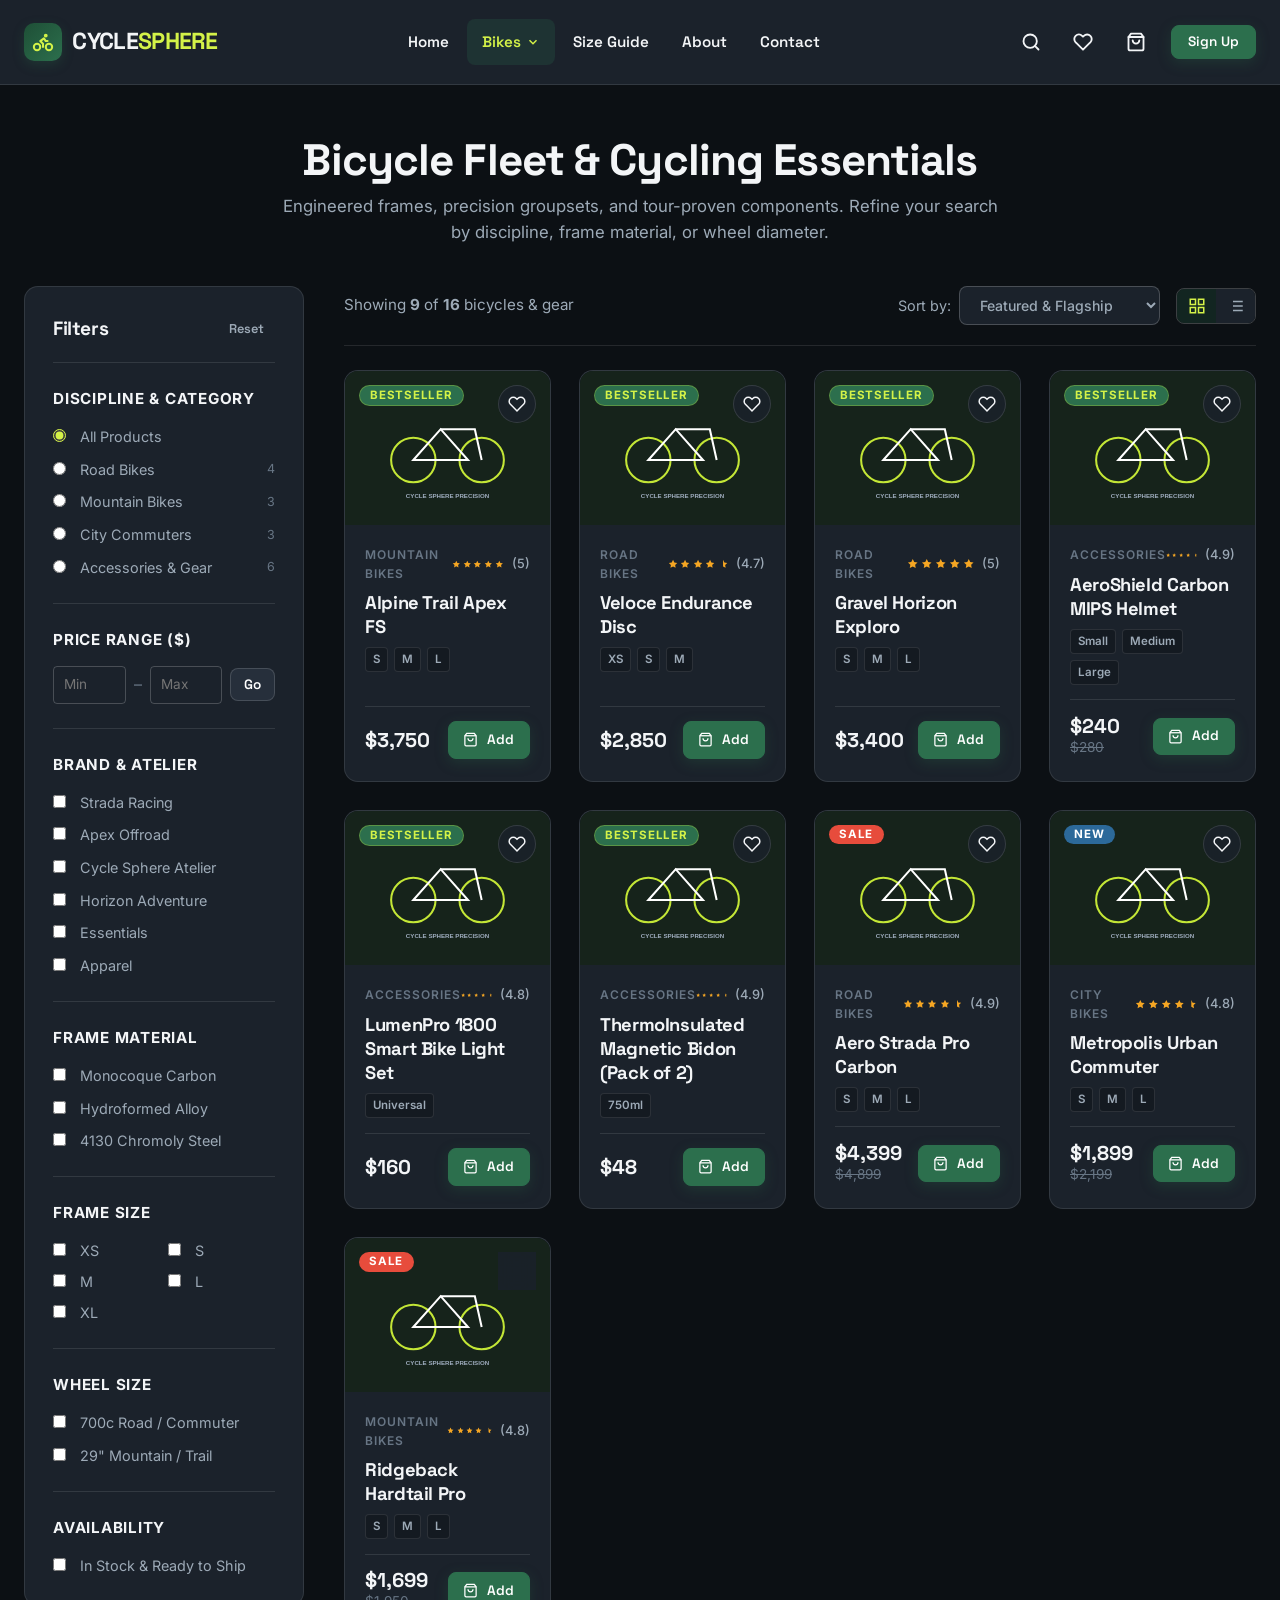
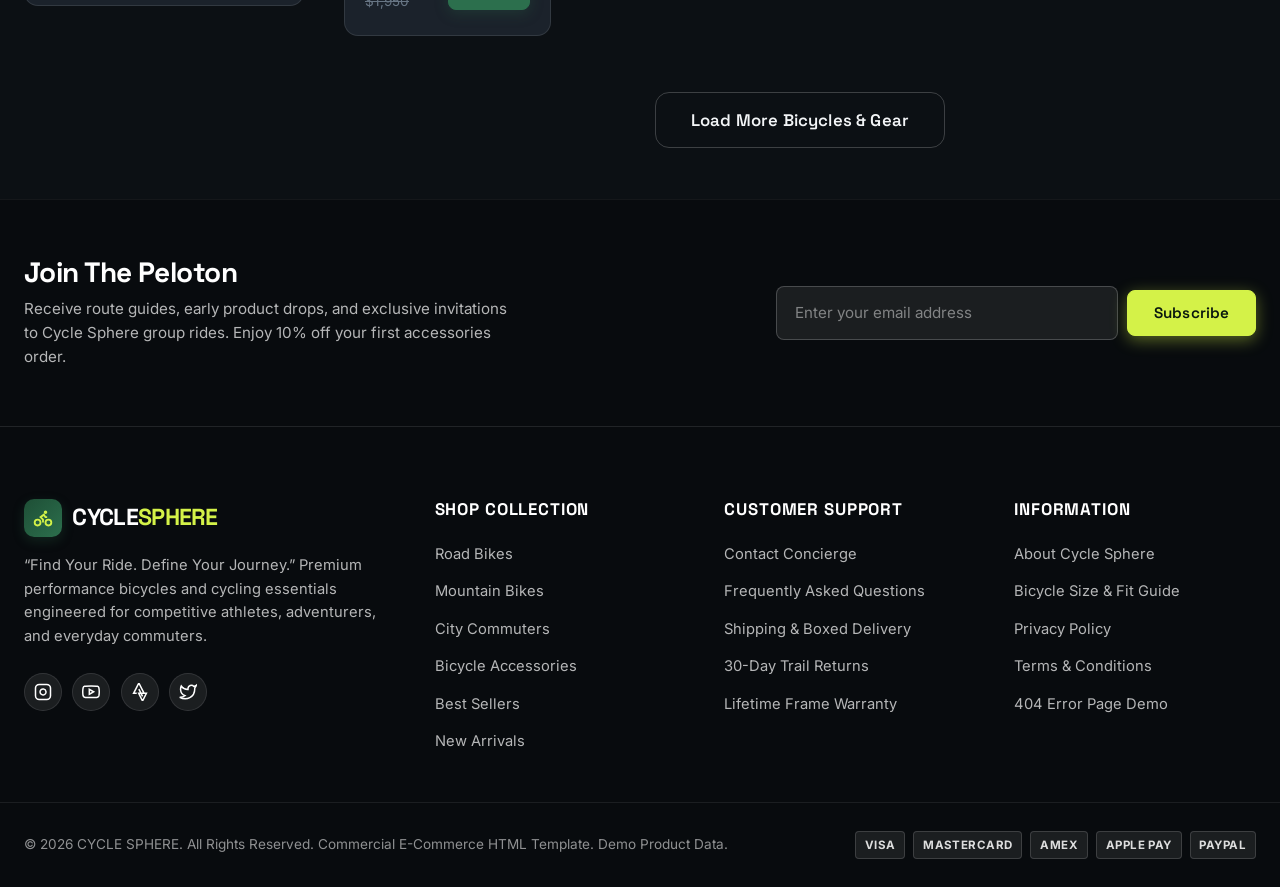
<file: shop.html>
<!DOCTYPE html>
<html lang="en" data-theme="dark">
<head>
  <meta charset="UTF-8" />
  <meta name="viewport" content="width=device-width, initial-scale=1.0" />
  <meta name="description" content="Discover Cycle Sphere's complete bicycle fleet and cycling equipment. Filter by discipline, carbon layup, wheel size, and price." />
  <title>Bicycle Discovery &amp; Gear Shop | CYCLE SPHERE</title>

  <!-- Google Fonts -->
  <link rel="preconnect" href="https://fonts.googleapis.com" />
  <link rel="preconnect" href="https://fonts.gstatic.com" crossorigin />
  <link href="https://fonts.googleapis.com/css2?family=Inter:wght@300;400;500;600;700&family=Space+Grotesk:wght@500;600;700;800&display=swap" rel="stylesheet" />

  <!-- CSS Stylesheets -->
  <link rel="stylesheet" href="assets/css/variables.css" />
  <link rel="stylesheet" href="assets/css/base.css" />
  <link rel="stylesheet" href="assets/css/components.css" />
  <link rel="stylesheet" href="assets/css/layout.css" />
  <link rel="stylesheet" href="assets/css/pages.css" />
  <link rel="stylesheet" href="assets/css/responsive.css" />
</head>
<body>

  <!-- Mandatory Sticky Header & Navbar -->
  <header class="site-header" id="site-header">
    <div class="container">
      <nav class="navbar" aria-label="Main Navigation">
        <!-- Brand Logo -->
        <a href="index.html" class="brand-logo" aria-label="Cycle Sphere Home">
          <div class="brand-logo-mark">
            <svg width="22" height="22" viewBox="0 0 24 24" fill="none" stroke="currentColor" stroke-width="2.2" stroke-linecap="round" stroke-linejoin="round">
              <circle cx="18.5" cy="17.5" r="3.5"/>
              <circle cx="5.5" cy="17.5" r="3.5"/>
              <circle cx="15" cy="5" r="1"/>
              <path d="M12 17.5V14l-3-3 4-3 2 3h2"/>
            </svg>
          </div>
          <span>CYCLE<span class="accent">SPHERE</span></span>
        </a>

        <!-- Desktop Navigation Menu -->
        <ul class="nav-menu">
          <li class="nav-item">
            <a href="index.html" class="nav-link">Home</a>
          </li>

          <!-- Bikes Dropdown -->
          <li class="nav-item is-active">
            <a href="shop.html" class="nav-link" aria-haspopup="true">
              Bikes
              <svg class="nav-chevron" viewBox="0 0 24 24" fill="none" stroke="currentColor" stroke-width="2.5"><polyline points="6 9 12 15 18 9"/></svg>
            </a>
            <div class="dropdown-menu">
              <a href="shop.html" class="dropdown-link">
                <span>All Bikes</span>
              </a>
              <a href="shop.html?cat=road" class="dropdown-link">
                <span>Road Bikes</span>
                <span class="dropdown-link-badge">Aero</span>
              </a>
              <a href="shop.html?cat=mountain" class="dropdown-link">
                <span>Mountain Bikes</span>
                <span class="dropdown-link-badge">Enduro</span>
              </a>
              <a href="shop.html?cat=city" class="dropdown-link">
                <span>City Bikes</span>
              </a>
              <a href="shop.html?filter=bestseller" class="dropdown-link">
                <span>Best Sellers</span>
              </a>
              <a href="shop.html?filter=new" class="dropdown-link">
                <span>New Arrivals</span>
              </a>
            </div>
          </li>

          <li class="nav-item">
            <a href="size-guide.html" class="nav-link">Size Guide</a>
          </li>

          <li class="nav-item">
            <a href="about.html" class="nav-link">About</a>
          </li>

          <li class="nav-item">
            <a href="contact.html" class="nav-link">Contact</a>
          </li>
        </ul>

        <!-- Right-Side Action Controls -->
        <div class="header-actions">
          <button type="button" class="header-action-btn open-search-trigger" aria-label="Open search dialog">
            <svg width="20" height="20" viewBox="0 0 24 24" fill="none" stroke="currentColor" stroke-width="2.2" stroke-linecap="round" stroke-linejoin="round"><circle cx="11" cy="11" r="8"/><line x1="21" y1="21" x2="16.65" y2="16.65"/></svg>
          </button>

          <a href="shop.html?filter=wishlist" class="header-action-btn" aria-label="View saved bikes wishlist">
            <svg width="20" height="20" viewBox="0 0 24 24" fill="none" stroke="currentColor" stroke-width="2.2" stroke-linecap="round" stroke-linejoin="round"><path d="M20.84 4.61a5.5 5.5 0 0 0-7.78 0L12 5.67l-1.06-1.06a5.5 5.5 0 0 0-7.78 7.78l1.06 1.06L12 21.23l7.78-7.78 1.06-1.06a5.5 5.5 0 0 0 0-7.78z"/></svg>
            <span class="action-count-badge wishlist-count-badge" style="display: none;">0</span>
          </a>

          <a href="cart.html" class="header-action-btn" aria-label="View shopping cart">
            <svg width="20" height="20" viewBox="0 0 24 24" fill="none" stroke="currentColor" stroke-width="2.2" stroke-linecap="round" stroke-linejoin="round"><path d="M6 2L3 6v14a2 2 0 0 0 2 2h14a2 2 0 0 0 2-2V6l-3-4z"/><line x1="3" y1="6" x2="21" y2="6"/><path d="M16 10a4 4 0 0 1-8 0"/></svg>
            <span class="action-count-badge cart-count-badge" style="display: none;">0</span>
          </a>

          <!-- Retaining Sign Up Button -->
          <a href="signup.html" class="btn btn-primary btn-sm" style="margin-left: 0.25rem;">Sign Up</a>

          <button type="button" class="hamburger-btn" aria-label="Open mobile navigation menu">
            <svg width="24" height="24" viewBox="0 0 24 24" fill="none" stroke="currentColor" stroke-width="2" stroke-linecap="round" stroke-linejoin="round"><line x1="3" y1="12" x2="21" y2="12"/><line x1="3" y1="6" x2="21" y2="6"/><line x1="3" y1="18" x2="21" y2="18"/></svg>
          </button>
        </div>
      </nav>
    </div>
  </header>

  <!-- Mobile Off-Canvas Drawer -->
  <div class="mobile-drawer-backdrop" aria-hidden="true">
    <div class="mobile-drawer">
      <div class="mobile-drawer-header">
        <a href="index.html" class="brand-logo">
          <div class="brand-logo-mark">
            <svg width="18" height="18" viewBox="0 0 24 24" fill="none" stroke="currentColor" stroke-width="2.2"><circle cx="18.5" cy="17.5" r="3.5"/><circle cx="5.5" cy="17.5" r="3.5"/><circle cx="15" cy="5" r="1"/><path d="M12 17.5V14l-3-3 4-3 2 3h2"/></svg>
          </div>
          <span>CYCLE<span class="accent">SPHERE</span></span>
        </a>
        <button type="button" class="cs-modal-close mobile-drawer-close" aria-label="Close menu">&times;</button>
      </div>

      <div class="mobile-drawer-body">
        <!-- Actions from header placed inside menu page with exact navbar style -->
        <div class="drawer-actions-bar">
          <button type="button" class="header-action-btn open-search-trigger" aria-label="Open search dialog" title="Search">
            <svg width="20" height="20" viewBox="0 0 24 24" fill="none" stroke="currentColor" stroke-width="2.2" stroke-linecap="round" stroke-linejoin="round"><circle cx="11" cy="11" r="8"/><line x1="21" y1="21" x2="16.65" y2="16.65"/></svg>
          </button>
          <a href="shop.html?filter=wishlist" class="header-action-btn" aria-label="View saved bikes wishlist" title="Wishlist">
            <svg width="20" height="20" viewBox="0 0 24 24" fill="none" stroke="currentColor" stroke-width="2.2" stroke-linecap="round" stroke-linejoin="round"><path d="M20.84 4.61a5.5 5.5 0 0 0-7.78 0L12 5.67l-1.06-1.06a5.5 5.5 0 0 0-7.78 7.78l1.06 1.06L12 21.23l7.78-7.78 1.06-1.06a5.5 5.5 0 0 0 0-7.78z"/></svg>
            <span class="action-count-badge wishlist-count-badge" style="display: none;">0</span>
          </a>
          <a href="cart.html" class="header-action-btn" aria-label="View shopping cart" title="Shopping Cart">
            <svg width="20" height="20" viewBox="0 0 24 24" fill="none" stroke="currentColor" stroke-width="2.2" stroke-linecap="round" stroke-linejoin="round"><path d="M6 2L3 6v14a2 2 0 0 0 2 2h14a2 2 0 0 0 2-2V6l-3-4z"/><line x1="3" y1="6" x2="21" y2="6"/><path d="M16 10a4 4 0 0 1-8 0"/></svg>
            <span class="action-count-badge cart-count-badge" style="display: none;">0</span>
          </a>
        </div>

        <ul class="mobile-nav-list">
          <li><a href="index.html" class="mobile-nav-link">Home</a></li>
          <li>
            <button type="button" class="mobile-nav-link mobile-accordion-toggle" data-accordion-target="mob-shop-bikes">
              <span>Bicycles</span>
              <svg class="nav-chevron" width="16" height="16" viewBox="0 0 24 24" fill="none" stroke="currentColor" stroke-width="2.5"><polyline points="6 9 12 15 18 9"/></svg>
            </button>
            <div class="mobile-accordion-content" id="mob-shop-bikes">
              <a href="shop.html" class="mobile-sub-link">All Bikes</a>
              <a href="shop.html?cat=road" class="mobile-sub-link">Road Bikes</a>
              <a href="shop.html?cat=mountain" class="mobile-sub-link">Mountain Bikes</a>
              <a href="shop.html?cat=city" class="mobile-sub-link">City Bikes</a>
              <a href="shop.html?filter=bestseller" class="mobile-sub-link">Best Sellers</a>
              <a href="shop.html?filter=new" class="mobile-sub-link">New Arrivals</a>
            </div>
          </li>
          <li><a href="size-guide.html" class="mobile-nav-link">Size Guide</a></li>
          <li><a href="about.html" class="mobile-nav-link">About Cycle Sphere</a></li>
          <li><a href="contact.html" class="mobile-nav-link">Contact &amp; Support</a></li>
        </ul>
      </div>

      <div class="mobile-drawer-footer">
        <a href="signup.html" class="btn btn-primary" style="width: 100%;">Sign Up</a>
      </div>
    </div>
  </div>

  <main class="section-sm">
    <div class="container">
      <!-- Shop Banner Header (Center-Aligned Hero Content) -->
      <div class="page-hero text-center" style="margin: 0 auto 2.5rem auto; max-width: 820px; text-align: center;">
        <h1 style="font-size: clamp(2rem, 3.5vw, 2.75rem); margin-bottom: 0.5rem;">Bicycle Fleet &amp; Cycling Essentials</h1>
        <p style="font-size: 1.05rem; max-width: 720px; color: var(--text-secondary); margin: 0 auto;">
          Engineered frames, precision groupsets, and tour-proven components. Refine your search by discipline, frame material, or wheel diameter.
        </p>
      </div>

      <!-- Mobile Filter Trigger -->
      <div style="margin-bottom: 1.25rem;">
        <button type="button" class="btn btn-outline mobile-filter-trigger" id="mobile-filter-trigger" style="width: 100%;">
          <svg width="18" height="18" viewBox="0 0 24 24" fill="none" stroke="currentColor" stroke-width="2"><polygon points="22 3 2 3 10 12.46 10 19 14 21 14 12.46 22 3"/></svg>
          Filters &amp; Refinements
        </button>
      </div>

      <!-- Backdrop for mobile filter drawer -->
      <div class="shop-sidebar-backdrop" id="shop-sidebar-backdrop"></div>

      <!-- Main Shop Layout -->
      <div class="shop-layout">
        <!-- FILTER SIDEBAR -->
        <aside class="shop-sidebar" id="shop-sidebar" aria-label="Shop Filters">
          <div class="sidebar-header">
            <h3 class="sidebar-title">Filters</h3>
            <div style="display: flex; align-items: center; gap: 0.5rem;">
              <button type="button" class="btn btn-ghost btn-sm" id="clear-all-filters-btn" style="padding: 0.3rem 0.6rem; font-size: 0.8rem;">Reset</button>
              <button type="button" class="cs-modal-close" id="close-sidebar-btn" aria-label="Close sidebar" style="position: static; display: none;">&times;</button>
            </div>
          </div>

          <!-- 1. Category Filter -->
          <div class="filter-group">
            <div class="filter-title">Discipline &amp; Category</div>
            <div class="filter-options-list">
              <label class="filter-checkbox-item">
                <span>
                  <input type="radio" name="filter-cat" value="all" checked /> All Products
                </span>
              </label>
              <label class="filter-checkbox-item">
                <span>
                  <input type="radio" name="filter-cat" value="road" /> Road Bikes
                </span>
                <span class="filter-count">4</span>
              </label>
              <label class="filter-checkbox-item">
                <span>
                  <input type="radio" name="filter-cat" value="mountain" /> Mountain Bikes
                </span>
                <span class="filter-count">3</span>
              </label>
              <label class="filter-checkbox-item">
                <span>
                  <input type="radio" name="filter-cat" value="city" /> City Commuters
                </span>
                <span class="filter-count">3</span>
              </label>
              <label class="filter-checkbox-item">
                <span>
                  <input type="radio" name="filter-cat" value="accessories" /> Accessories &amp; Gear
                </span>
                <span class="filter-count">6</span>
              </label>
            </div>
          </div>

          <!-- 2. Price Range -->
          <div class="filter-group">
            <div class="filter-title">Price Range ($)</div>
            <div class="price-range-inputs">
              <input type="number" id="price-min" placeholder="Min" min="0" />
              <span style="color: var(--text-muted);">&ndash;</span>
              <input type="number" id="price-max" placeholder="Max" min="0" />
              <button type="button" class="btn btn-secondary btn-sm" id="apply-price-btn" style="padding: 0.45rem 0.8rem;">Go</button>
            </div>
          </div>

          <!-- 3. Brand Filter -->
          <div class="filter-group">
            <div class="filter-title">Brand &amp; Atelier</div>
            <div class="filter-options-list">
              <label class="filter-checkbox-item">
                <span><input type="checkbox" name="filter-brand" value="Strada Racing" /> Strada Racing</span>
              </label>
              <label class="filter-checkbox-item">
                <span><input type="checkbox" name="filter-brand" value="Apex Offroad" /> Apex Offroad</span>
              </label>
              <label class="filter-checkbox-item">
                <span><input type="checkbox" name="filter-brand" value="Cycle Sphere Atelier" /> Cycle Sphere Atelier</span>
              </label>
              <label class="filter-checkbox-item">
                <span><input type="checkbox" name="filter-brand" value="Horizon Adventure" /> Horizon Adventure</span>
              </label>
              <label class="filter-checkbox-item">
                <span><input type="checkbox" name="filter-brand" value="Cycle Sphere Essentials" /> Essentials</span>
              </label>
              <label class="filter-checkbox-item">
                <span><input type="checkbox" name="filter-brand" value="Cycle Sphere Apparel" /> Apparel</span>
              </label>
            </div>
          </div>

          <!-- 4. Frame Material Filter -->
          <div class="filter-group">
            <div class="filter-title">Frame Material</div>
            <div class="filter-options-list">
              <label class="filter-checkbox-item">
                <span><input type="checkbox" name="filter-material" value="Carbon" /> Monocoque Carbon</span>
              </label>
              <label class="filter-checkbox-item">
                <span><input type="checkbox" name="filter-material" value="Aluminum" /> Hydroformed Alloy</span>
              </label>
              <label class="filter-checkbox-item">
                <span><input type="checkbox" name="filter-material" value="Chromoly" /> 4130 Chromoly Steel</span>
              </label>
            </div>
          </div>

          <!-- 5. Bike Frame Size -->
          <div class="filter-group">
            <div class="filter-title">Frame Size</div>
            <div class="filter-options-list" style="display: grid; grid-template-columns: 1fr 1fr; gap: 0.5rem;">
              <label class="filter-checkbox-item">
                <span><input type="checkbox" name="filter-size" value="XS" /> XS</span>
              </label>
              <label class="filter-checkbox-item">
                <span><input type="checkbox" name="filter-size" value="S" /> S</span>
              </label>
              <label class="filter-checkbox-item">
                <span><input type="checkbox" name="filter-size" value="M" /> M</span>
              </label>
              <label class="filter-checkbox-item">
                <span><input type="checkbox" name="filter-size" value="L" /> L</span>
              </label>
              <label class="filter-checkbox-item">
                <span><input type="checkbox" name="filter-size" value="XL" /> XL</span>
              </label>
            </div>
          </div>

          <!-- 6. Wheel Size -->
          <div class="filter-group">
            <div class="filter-title">Wheel Size</div>
            <div class="filter-options-list">
              <label class="filter-checkbox-item">
                <span><input type="checkbox" name="filter-wheel" value="700c" /> 700c Road / Commuter</span>
              </label>
              <label class="filter-checkbox-item">
                <span><input type="checkbox" name="filter-wheel" value="29&quot;" /> 29" Mountain / Trail</span>
              </label>
            </div>
          </div>

          <!-- 7. In Stock Filter -->
          <div class="filter-group">
            <div class="filter-title">Availability</div>
            <label class="filter-checkbox-item">
              <span><input type="checkbox" id="filter-instock" /> In Stock &amp; Ready to Ship</span>
            </label>
          </div>
        </aside>

        <!-- PRODUCT LISTINGS AREA -->
        <section class="shop-content-area" aria-label="Product Listings">
          <!-- Control bar -->
          <div class="shop-content-header">
            <div class="shop-result-count" id="shop-result-count">
              Loading fleet products...
            </div>

            <div class="shop-controls">
              <!-- Sort Select -->
              <div class="sort-select-wrap">
                <label for="sort-by-select">Sort by:</label>
                <select id="sort-by-select" class="sort-select">
                  <option value="featured">Featured &amp; Flagship</option>
                  <option value="newest">Newest Releases</option>
                  <option value="price-asc">Price: Low to High</option>
                  <option value="price-desc">Price: High to Low</option>
                  <option value="rating">Best Customer Rating</option>
                </select>
              </div>

              <!-- Grid / List Switcher -->
              <div class="view-toggle-btns" aria-label="View toggle">
                <button type="button" class="view-toggle-btn is-active" id="view-grid-btn" aria-label="Grid view">
                  <svg width="18" height="18" viewBox="0 0 24 24" fill="none" stroke="currentColor" stroke-width="2"><rect x="3" y="3" width="7" height="7"/><rect x="14" y="3" width="7" height="7"/><rect x="14" y="14" width="7" height="7"/><rect x="3" y="14" width="7" height="7"/></svg>
                </button>
                <button type="button" class="view-toggle-btn" id="view-list-btn" aria-label="List view">
                  <svg width="18" height="18" viewBox="0 0 24 24" fill="none" stroke="currentColor" stroke-width="2"><line x1="8" y1="6" x2="21" y2="6"/><line x1="8" y1="12" x2="21" y2="12"/><line x1="8" y1="18" x2="21" y2="18"/><line x1="3" y1="6" x2="3.01" y2="6"/><line x1="3" y1="12" x2="3.01" y2="12"/><line x1="3" y1="18" x2="3.01" y2="18"/></svg>
                </button>
              </div>
            </div>
          </div>

          <!-- Active Filter Chips -->
          <div class="active-filter-chips" id="active-filter-chips" style="display: none;"></div>

          <!-- Products Grid -->
          <div class="product-grid" id="shop-products-grid">
            <!-- Rendered by shop.js -->
          </div>

          <!-- Load More / Pagination -->
          <div id="load-more-wrap" style="display: flex; justify-content: center; margin-top: 3.5rem;">
            <button type="button" class="btn btn-outline btn-lg" id="load-more-btn">
              Load More Bicycles &amp; Gear
            </button>
          </div>
        </section>
      </div>
    </div>
  </main>

  <!-- MANDATORY 4-COLUMN FOOTER & NEWSLETTER -->
  <footer class="site-footer">
    <div class="footer-newsletter-strip">
      <div class="container">
        <div class="newsletter-box">
          <div class="newsletter-content">
            <h3 class="newsletter-title">Join The Peloton</h3>
            <p class="newsletter-subtitle">
              Receive route guides, early product drops, and exclusive invitations to Cycle Sphere group rides. Enjoy 10% off your first accessories order.
            </p>
          </div>
          <form class="newsletter-form" aria-label="Newsletter Subscription">
            <input type="email" class="newsletter-input" placeholder="Enter your email address" required />
            <button type="submit" class="btn btn-accent">Subscribe</button>
          </form>
        </div>
      </div>
    </div>

    <div class="footer-main">
      <div class="container">
        <div class="footer-grid">
          <div class="footer-col-brand">
            <a href="index.html" class="brand-logo" style="color: #FFFFFF;">
              <div class="brand-logo-mark">
                <svg width="20" height="20" viewBox="0 0 24 24" fill="none" stroke="currentColor" stroke-width="2.2"><circle cx="18.5" cy="17.5" r="3.5"/><circle cx="5.5" cy="17.5" r="3.5"/><circle cx="15" cy="5" r="1"/><path d="M12 17.5V14l-3-3 4-3 2 3h2"/></svg>
              </div>
              <span>CYCLE<span class="accent">SPHERE</span></span>
            </a>
            <p>
              “Find Your Ride. Define Your Journey.” Premium performance bicycles and cycling essentials engineered for competitive athletes, adventurers, and everyday commuters.
            </p>
            <div class="footer-social-links">
              <a href="https://instagram.com" target="_blank" rel="noopener noreferrer" class="footer-social-btn" aria-label="Instagram">
                <svg width="18" height="18" viewBox="0 0 24 24" fill="none" stroke="currentColor" stroke-width="2"><rect x="2" y="2" width="20" height="20" rx="5" ry="5"/><path d="M16 11.37A4 4 0 1 1 12.63 8 4 4 0 0 1 16 11.37z"/><line x1="17.5" y1="6.5" x2="17.51" y2="6.5"/></svg>
              </a>
              <a href="https://youtube.com" target="_blank" rel="noopener noreferrer" class="footer-social-btn" aria-label="YouTube">
                <svg width="18" height="18" viewBox="0 0 24 24" fill="none" stroke="currentColor" stroke-width="2"><path d="M22.54 6.42a2.78 2.78 0 0 0-1.94-2C18.88 4 12 4 12 4s-6.88 0-8.6.46a2.78 2.78 0 0 0-1.94 2A29 29 0 0 0 1 11.75a29 29 0 0 0 .46 5.33A2.78 2.78 0 0 0 3.4 19c1.72.46 8.6.46 8.6.46s6.88 0 8.6-.46a2.78 2.78 0 0 0 1.94-2 29 29 0 0 0 .46-5.25 29 29 0 0 0-.46-5.33z"/><polygon points="9.75 15.02 15.5 11.75 9.75 8.48 9.75 15.02"/></svg>
              </a>
              <a href="https://strava.com" target="_blank" rel="noopener noreferrer" class="footer-social-btn" aria-label="Strava">
                <svg width="18" height="18" viewBox="0 0 24 24" fill="none" stroke="currentColor" stroke-width="2"><path d="M15.387 17.944l-2.089-4.116h-3.065L15.387 24l5.15-10.172h-3.066m-7.008-5.599l2.836 5.598h4.172L10.463 0l-7.008 13.827h4.172"/></svg>
              </a>
              <a href="https://twitter.com" target="_blank" rel="noopener noreferrer" class="footer-social-btn" aria-label="Twitter">
                <svg width="18" height="18" viewBox="0 0 24 24" fill="none" stroke="currentColor" stroke-width="2"><path d="M23 3a10.9 10.9 0 0 1-3.14 1.53 4.48 4.48 0 0 0-7.86 3v1A10.66 10.66 0 0 1 3 4s-4 9 5 13a11.64 11.64 0 0 1-7 2c9 5 20 0 20-11.5a4.5 4.5 0 0 0-.08-.83A7.72 7.72 0 0 0 23 3z"/></svg>
              </a>
            </div>
          </div>

          <div>
            <h4 class="footer-col-title">Shop Collection</h4>
            <ul class="footer-links-list">
              <li><a href="shop.html?cat=road">Road Bikes</a></li>
              <li><a href="shop.html?cat=mountain">Mountain Bikes</a></li>
              <li><a href="shop.html?cat=city">City Commuters</a></li>
              <li><a href="shop.html?cat=accessories">Bicycle Accessories</a></li>
              <li><a href="shop.html?filter=bestseller">Best Sellers</a></li>
              <li><a href="shop.html?filter=new">New Arrivals</a></li>
            </ul>
          </div>

          <div>
            <h4 class="footer-col-title">Customer Support</h4>
            <ul class="footer-links-list">
              <li><a href="contact.html">Contact Concierge</a></li>
              <li><a href="contact.html#faq">Frequently Asked Questions</a></li>
              <li><a href="contact.html#shipping">Shipping &amp; Boxed Delivery</a></li>
              <li><a href="contact.html#returns">30-Day Trail Returns</a></li>
              <li><a href="contact.html#warranty">Lifetime Frame Warranty</a></li>
            </ul>
          </div>

          <div>
            <h4 class="footer-col-title">Information</h4>
            <ul class="footer-links-list">
              <li><a href="about.html">About Cycle Sphere</a></li>
              <li><a href="size-guide.html">Bicycle Size &amp; Fit Guide</a></li>
              <li><a href="about.html#privacy">Privacy Policy</a></li>
              <li><a href="about.html#terms">Terms &amp; Conditions</a></li>
              <li><a href="404.html">404 Error Page Demo</a></li>
            </ul>
          </div>
        </div>
      </div>
    </div>

    <div class="footer-bottom">
      <div class="container footer-bottom-inner">
        <div>
          &copy; 2026 CYCLE SPHERE. All Rights Reserved. Commercial E-Commerce HTML Template. Demo Product Data.
        </div>
        <div class="footer-payment-badges">
          <span class="payment-pill">VISA</span>
          <span class="payment-pill">MASTERCARD</span>
          <span class="payment-pill">AMEX</span>
          <span class="payment-pill">APPLE PAY</span>
          <span class="payment-pill">PAYPAL</span>
        </div>
      </div>
    </div>
  </footer>

  <!-- Scripts -->
  <script src="assets/js/products-data.js"></script>
  <script src="assets/js/store.js"></script>
  <script src="assets/js/main.js"></script>
  <script src="assets/js/shop.js"></script>
</body>
</html>
</file>
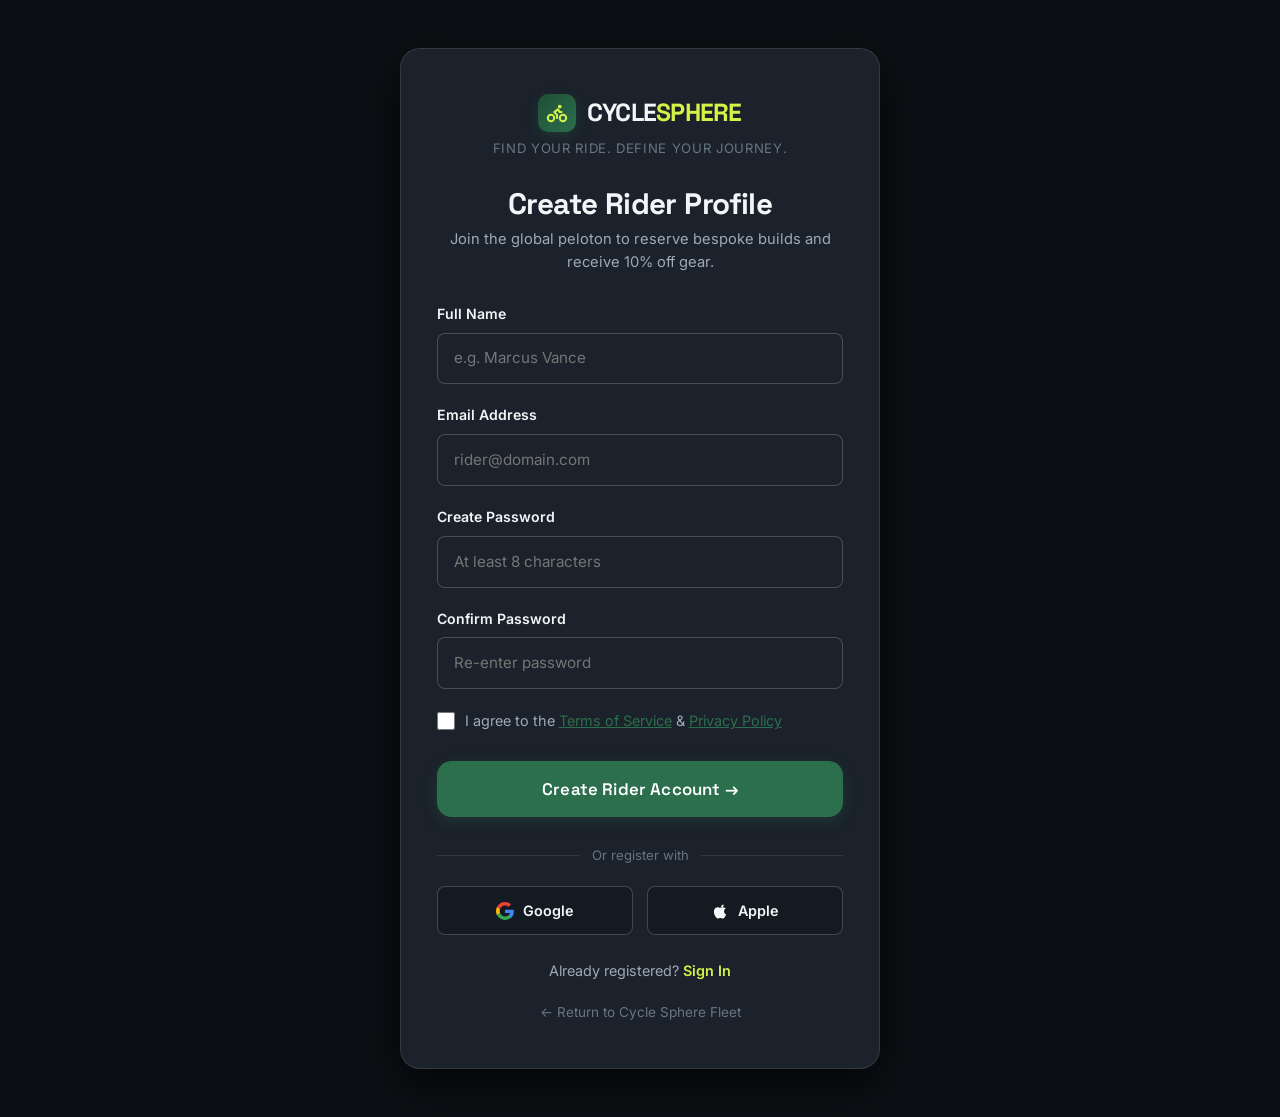
<file: signup.html>
<!DOCTYPE html>
<html lang="en" data-theme="dark">
<head>
  <meta charset="UTF-8" />
  <meta name="viewport" content="width=device-width, initial-scale=1.0" />
  <meta name="description" content="Register your Cycle Sphere rider profile to configure bespoke bicycle orders, track workshop calibration, and receive peloton benefits." />
  <title>Create Rider Profile | CYCLE SPHERE</title>

  <!-- Google Fonts: Space Grotesk & Inter -->
  <link rel="preconnect" href="https://fonts.googleapis.com" />
  <link rel="preconnect" href="https://fonts.gstatic.com" crossorigin />
  <link href="https://fonts.googleapis.com/css2?family=Inter:wght@300;400;500;600;700&family=Space+Grotesk:wght@500;600;700;800&display=swap" rel="stylesheet" />

  <!-- CSS Stylesheets -->
  <link rel="stylesheet" href="assets/css/variables.css" />
  <link rel="stylesheet" href="assets/css/base.css" />
  <link rel="stylesheet" href="assets/css/components.css" />
  <link rel="stylesheet" href="assets/css/layout.css" />
  <link rel="stylesheet" href="assets/css/pages.css" />
  <link rel="stylesheet" href="assets/css/responsive.css" />
</head>
<body style="min-height: 100vh; display: flex; flex-direction: column;">

  <main style="flex: 1; display: flex; align-items: center; justify-content: center;">
    <div class="auth-page-wrapper">
      <div class="auth-form-card">
        <!-- Brand Name inside Box in Top Center -->
        <div class="auth-brand-center">
          <a href="index.html" class="brand-logo" aria-label="Cycle Sphere Home">
            <div class="brand-logo-mark">
              <svg width="22" height="22" viewBox="0 0 24 24" fill="none" stroke="currentColor" stroke-width="2.2" stroke-linecap="round" stroke-linejoin="round">
                <circle cx="18.5" cy="17.5" r="3.5"/>
                <circle cx="5.5" cy="17.5" r="3.5"/>
                <circle cx="15" cy="5" r="1"/>
                <path d="M12 17.5V14l-3-3 4-3 2 3h2"/>
              </svg>
            </div>
            <span>CYCLE<span class="accent">SPHERE</span></span>
          </a>
          <span class="auth-tagline">Find Your Ride. Define Your Journey.</span>
        </div>

        <div class="auth-header">
          <h2>Create Rider Profile</h2>
          <p>Join the global peloton to reserve bespoke builds and receive 10% off gear.</p>
        </div>

        <form id="signup-form">
          <div class="form-group">
            <label class="form-label" for="signup-name">Full Name</label>
            <input type="text" id="signup-name" class="form-input" placeholder="e.g. Marcus Vance" required autocomplete="name" />
          </div>

          <div class="form-group">
            <label class="form-label" for="signup-email">Email Address</label>
            <input type="email" id="signup-email" class="form-input" placeholder="rider@domain.com" required autocomplete="email" />
          </div>

          <div class="form-group">
            <label class="form-label" for="signup-pass">Create Password</label>
            <input type="password" id="signup-pass" class="form-input" placeholder="At least 8 characters" minlength="8" required autocomplete="new-password" />
          </div>

          <div class="form-group">
            <label class="form-label" for="signup-confirm-pass">Confirm Password</label>
            <input type="password" id="signup-confirm-pass" class="form-input" placeholder="Re-enter password" minlength="8" required autocomplete="new-password" />
          </div>

          <div style="margin-bottom: 1.5rem;">
            <label class="form-checkbox-label">
              <input type="checkbox" id="signup-terms" required />
              <span>I agree to the <a href="about.html" style="text-decoration: underline; color: var(--primary);">Terms of Service</a> &amp; <a href="about.html" style="text-decoration: underline; color: var(--primary);">Privacy Policy</a></span>
            </label>
          </div>

          <button type="submit" class="btn btn-primary btn-lg" style="width: 100%;">
            Create Rider Account &rarr;
          </button>

          <!-- Social Divider -->
          <div class="auth-divider">
            <span>Or register with</span>
          </div>

          <!-- Google and Apple Social Icons at Bottom -->
          <div class="auth-social-buttons">
            <button type="button" class="btn-social" id="google-signup-btn" aria-label="Sign up with Google">
              <svg width="18" height="18" viewBox="0 0 24 24">
                <path fill="#4285F4" d="M23.745 12.27c0-.7-.06-1.4-.19-2.07H12v4.51h6.6c-.29 1.52-1.14 2.82-2.4 3.68v3.05h3.88c2.27-2.09 3.665-5.17 3.665-9.17z"/>
                <path fill="#34A853" d="M12 24c3.24 0 5.95-1.08 7.93-2.91l-3.88-3.05c-1.08.72-2.45 1.16-4.05 1.16-3.12 0-5.77-2.1-6.72-4.93H1.24v3.15C3.26 21.36 7.34 24 12 24z"/>
                <path fill="#FBBC05" d="M5.28 14.27c-.25-.72-.38-1.49-.38-2.27s.13-1.55.38-2.27V6.58H1.24C.45 8.15 0 9.92 0 12s.45 3.85 1.24 5.42l4.04-3.15z"/>
                <path fill="#EA4335" d="M12 4.75c1.77 0 3.35.61 4.6 1.8l3.42-3.42C17.95 1.19 15.24 0 12 0 7.34 0 3.26 2.64 1.24 6.58l4.04 3.15c.95-2.83 3.6-4.98 6.72-4.98z"/>
              </svg>
              <span>Google</span>
            </button>

            <button type="button" class="btn-social" id="apple-signup-btn" aria-label="Sign up with Apple">
              <svg width="18" height="18" viewBox="0 0 24 24" fill="currentColor">
                <path d="M18.71 19.5c-.83 1.24-1.71 2.45-3.05 2.47-1.34.03-1.77-.79-3.29-.79-1.53 0-2 .77-3.27.82-1.31.05-2.3-1.32-3.14-2.53C4.25 17 2.94 12.45 4.7 9.39c.87-1.52 2.43-2.48 4.12-2.51 1.28-.02 2.5.87 3.29.87.78 0 2.26-1.07 3.81-.91.65.03 2.47.26 3.64 1.98-.09.06-2.17 1.28-2.15 3.81.03 3.02 2.65 4.03 2.68 4.04-.03.07-.42 1.44-1.38 2.83M15.97 6.37c.63-.79 1.06-1.88.94-2.98-.92.04-2.07.62-2.73 1.4-.58.67-1.08 1.77-.94 2.84 1.03.08 2.1-.47 2.73-1.26z"/>
              </svg>
              <span>Apple</span>
            </button>
          </div>
        </form>

        <div class="auth-footer-links">
          Already registered? <a href="login.html">Sign In</a>
        </div>

        <a href="index.html" class="auth-back-home">&larr; Return to Cycle Sphere Fleet</a>
      </div>
    </div>
  </main>

  <script src="assets/js/store.js"></script>
  <script src="assets/js/main.js"></script>
  <script>
    document.addEventListener("DOMContentLoaded", () => {
      const signupForm = document.getElementById("signup-form");
      signupForm?.addEventListener("submit", (e) => {
        e.preventDefault();
        const p1 = document.getElementById("signup-pass").value;
        const p2 = document.getElementById("signup-confirm-pass").value;

        if (p1 !== p2) {
          if (window.Store) {
            window.Store.showToast("Passwords do not match. Please verify.", "warning");
          } else {
            alert("Passwords do not match.");
          }
          return;
        }

        const name = document.getElementById("signup-name").value;
        if (window.Store) {
          window.Store.showToast(`Account registered successfully for ${name}! Welcome to the peloton.`, "success");
        }
        setTimeout(() => {
          window.location.href = "shop.html";
        }, 1200);
      });

      document.getElementById("google-signup-btn")?.addEventListener("click", () => {
        if (window.Store) {
          window.Store.showToast("Google account registration connected.", "success");
        }
        setTimeout(() => { window.location.href = "shop.html"; }, 800);
      });

      document.getElementById("apple-signup-btn")?.addEventListener("click", () => {
        if (window.Store) {
          window.Store.showToast("Apple ID account registration connected.", "success");
        }
        setTimeout(() => { window.location.href = "shop.html"; }, 800);
      });
    });
  </script>
</body>
</html>
</file>
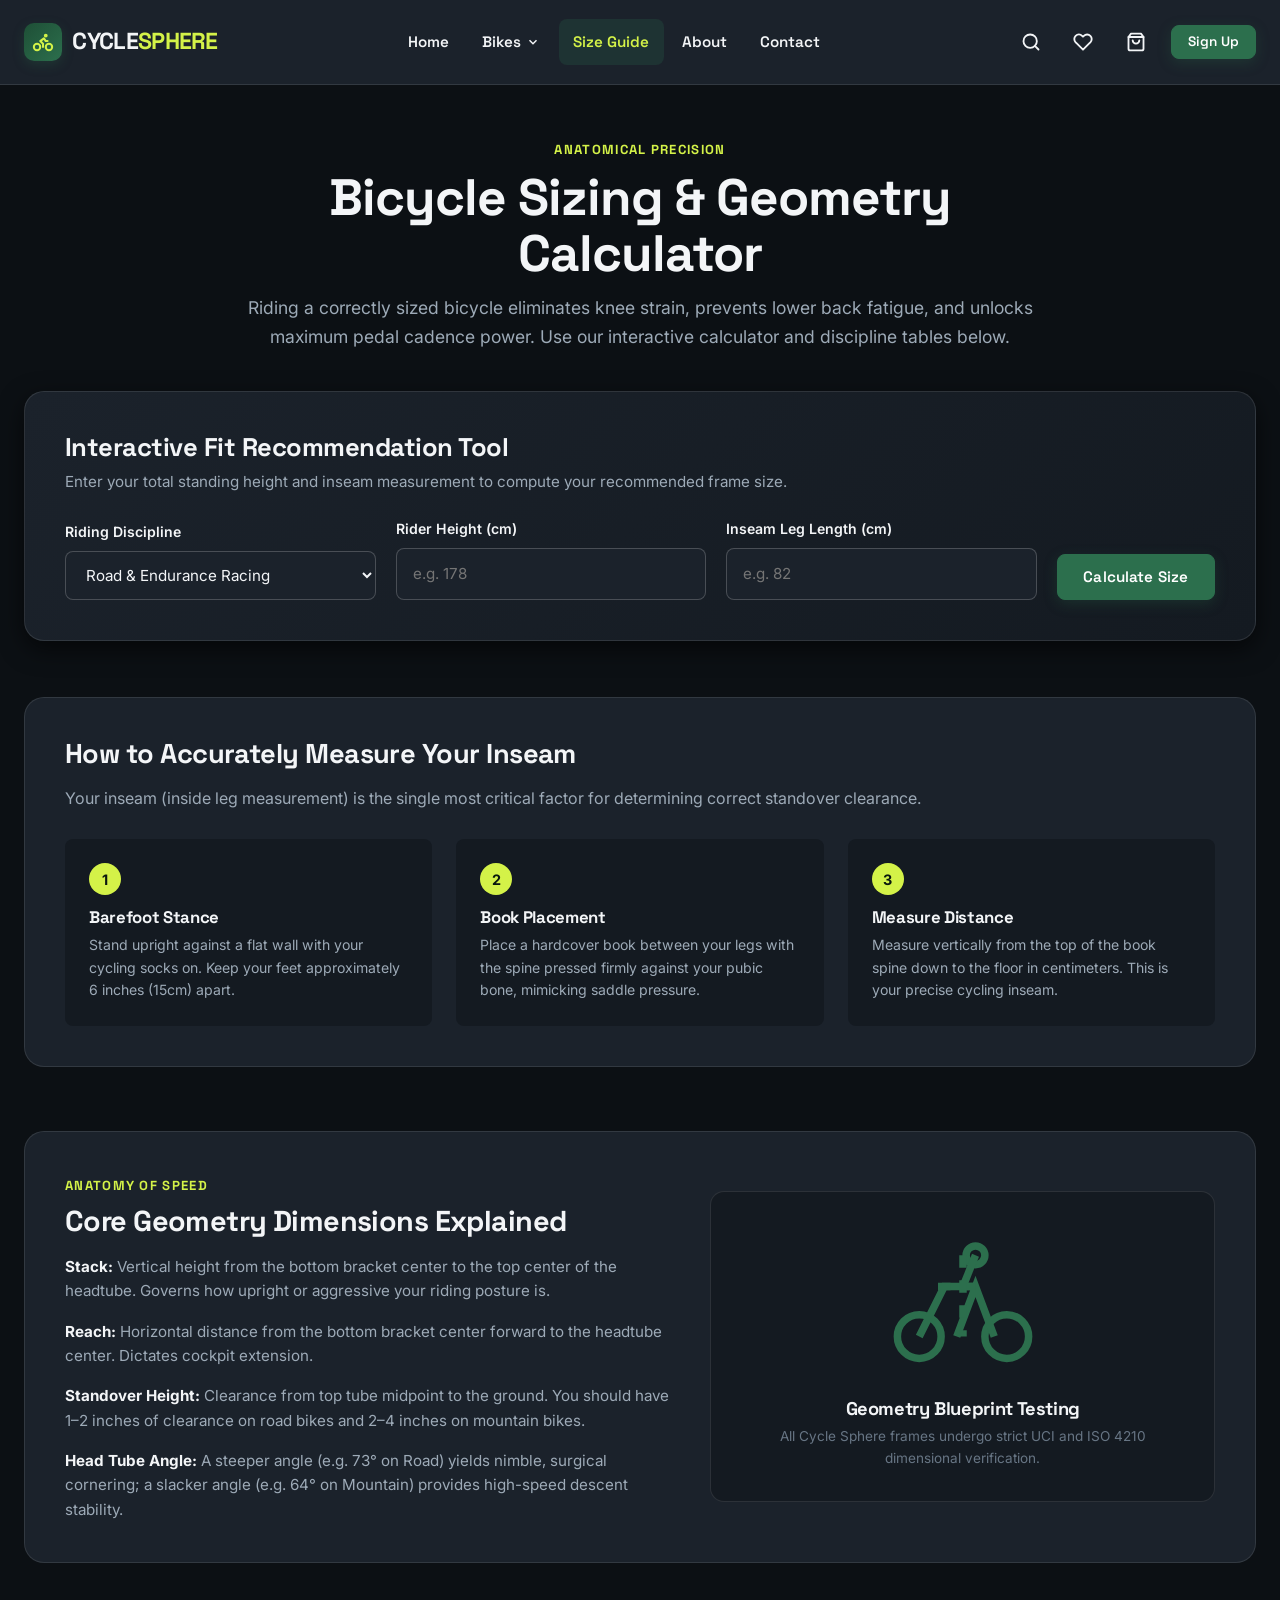
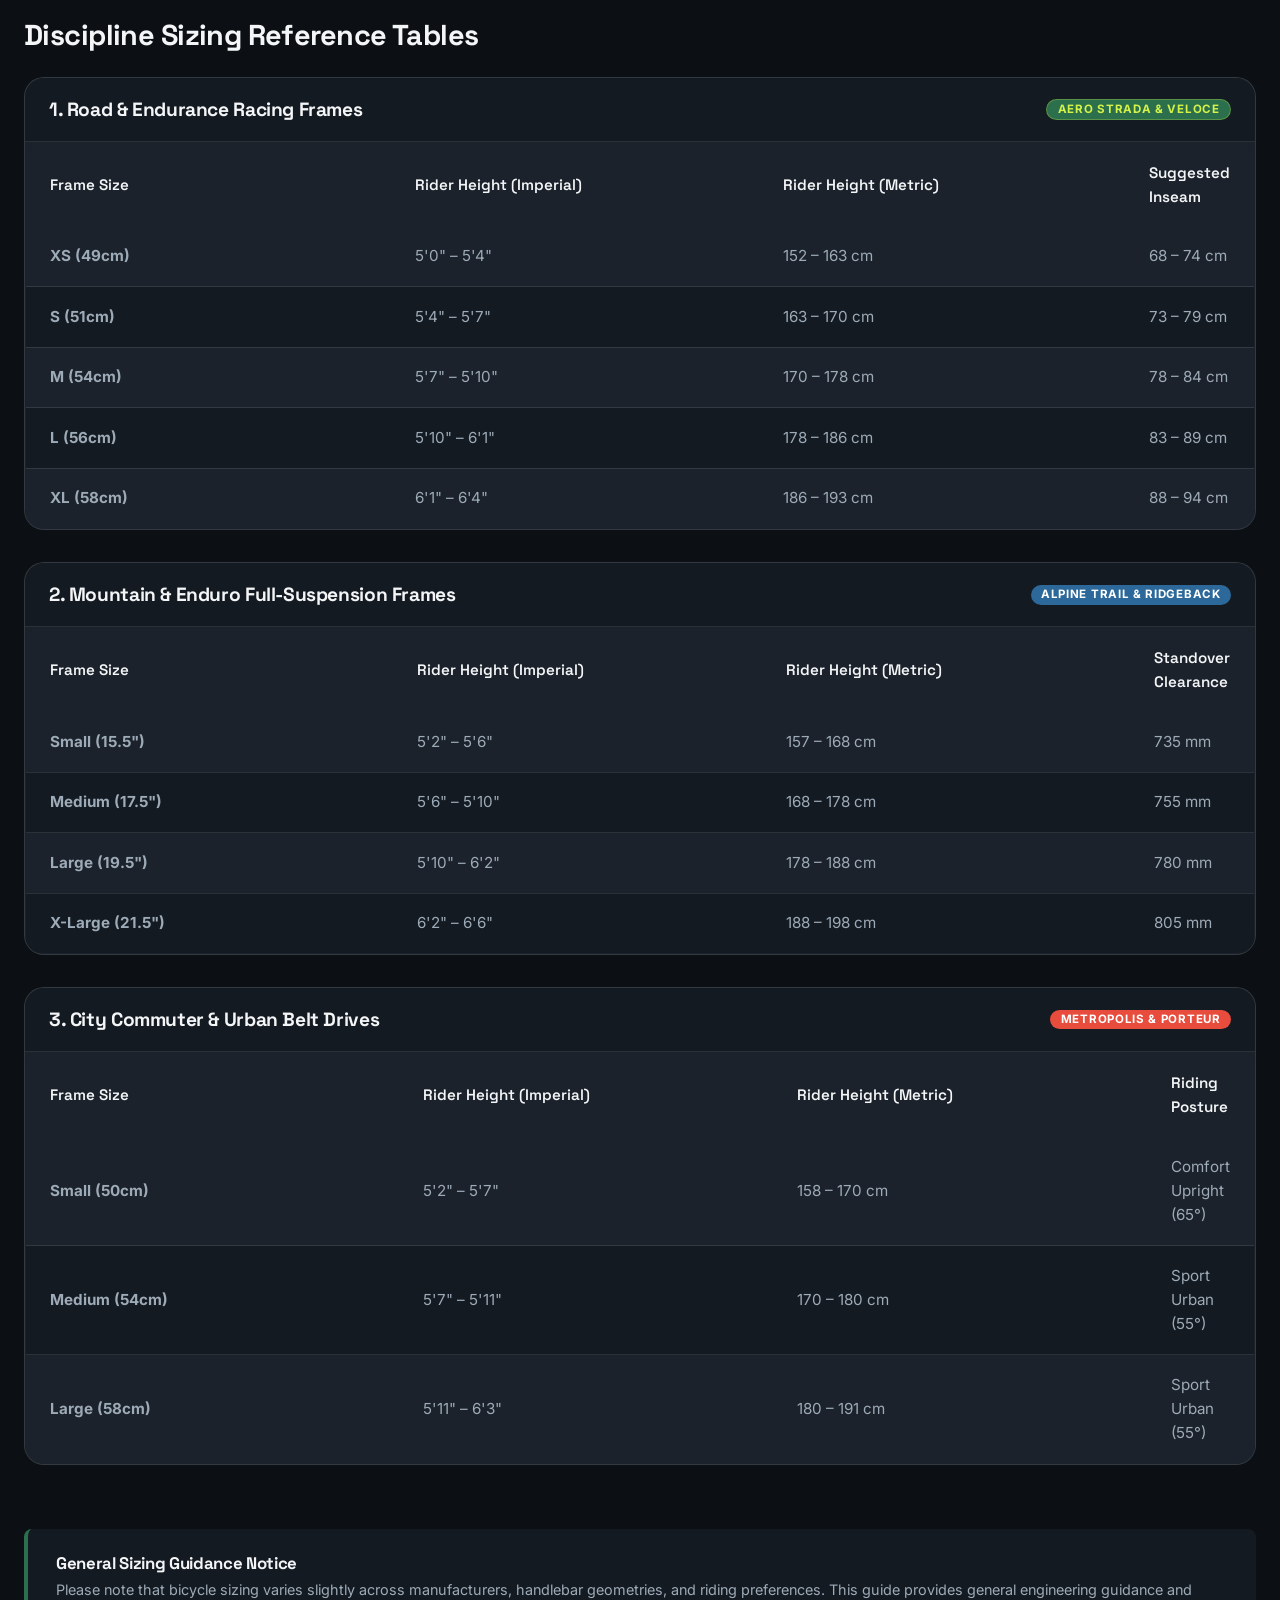
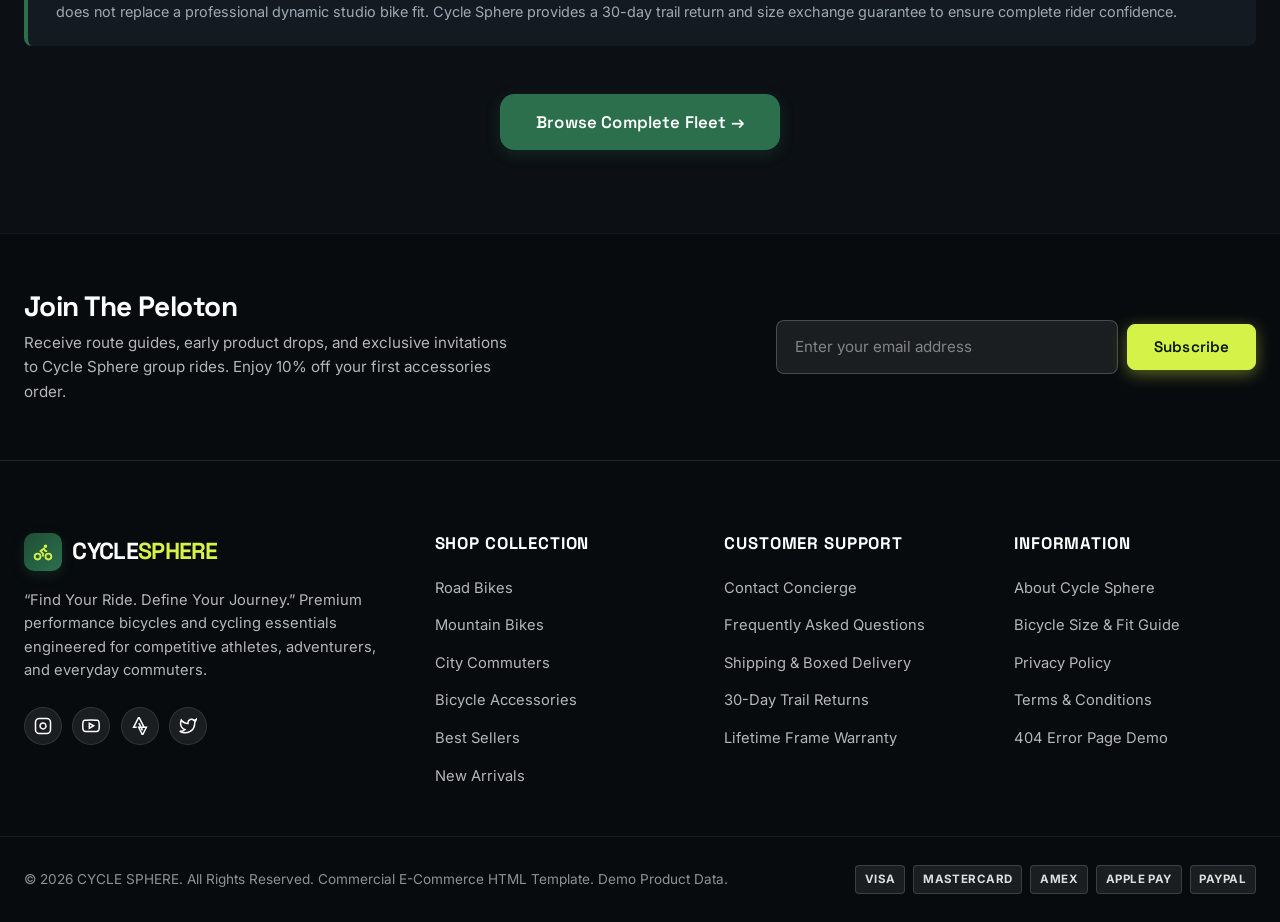
<file: size-guide.html>
<!DOCTYPE html>
<html lang="en" data-theme="dark">
<head>
  <meta charset="UTF-8" />
  <meta name="viewport" content="width=device-width, initial-scale=1.0" />
  <meta name="description" content="Interactive bicycle sizing guide and geometry calculator for road bikes, mountain trails, and city commuters." />
  <title>Bicycle Size &amp; Fit Guide | CYCLE SPHERE</title>

  <!-- Google Fonts -->
  <link rel="preconnect" href="https://fonts.googleapis.com" />
  <link rel="preconnect" href="https://fonts.gstatic.com" crossorigin />
  <link href="https://fonts.googleapis.com/css2?family=Inter:wght@300;400;500;600;700&family=Space+Grotesk:wght@500;600;700;800&display=swap" rel="stylesheet" />

  <!-- CSS Stylesheets -->
  <link rel="stylesheet" href="assets/css/variables.css" />
  <link rel="stylesheet" href="assets/css/base.css" />
  <link rel="stylesheet" href="assets/css/components.css" />
  <link rel="stylesheet" href="assets/css/layout.css" />
  <link rel="stylesheet" href="assets/css/pages.css" />
  <link rel="stylesheet" href="assets/css/responsive.css" />
</head>
<body>

  <!-- Mandatory Sticky Header & Navbar -->
  <header class="site-header" id="site-header">
    <div class="container">
      <nav class="navbar" aria-label="Main Navigation">
        <!-- Brand Logo -->
        <a href="index.html" class="brand-logo" aria-label="Cycle Sphere Home">
          <div class="brand-logo-mark">
            <svg width="22" height="22" viewBox="0 0 24 24" fill="none" stroke="currentColor" stroke-width="2.2" stroke-linecap="round" stroke-linejoin="round">
              <circle cx="18.5" cy="17.5" r="3.5"/>
              <circle cx="5.5" cy="17.5" r="3.5"/>
              <circle cx="15" cy="5" r="1"/>
              <path d="M12 17.5V14l-3-3 4-3 2 3h2"/>
            </svg>
          </div>
          <span>CYCLE<span class="accent">SPHERE</span></span>
        </a>

        <!-- Desktop Navigation Menu -->
        <ul class="nav-menu">
          <li class="nav-item">
            <a href="index.html" class="nav-link">Home</a>
          </li>

          <!-- Bikes Dropdown -->
          <li class="nav-item">
            <a href="shop.html" class="nav-link" aria-haspopup="true">
              Bikes
              <svg class="nav-chevron" viewBox="0 0 24 24" fill="none" stroke="currentColor" stroke-width="2.5"><polyline points="6 9 12 15 18 9"/></svg>
            </a>
            <div class="dropdown-menu">
              <a href="shop.html" class="dropdown-link"><span>All Bikes</span></a>
              <a href="shop.html?cat=road" class="dropdown-link">
                <span>Road Bikes</span>
                <span class="dropdown-link-badge">Aero</span>
              </a>
              <a href="shop.html?cat=mountain" class="dropdown-link">
                <span>Mountain Bikes</span>
                <span class="dropdown-link-badge">Enduro</span>
              </a>
              <a href="shop.html?cat=city" class="dropdown-link"><span>City Bikes</span></a>
              <a href="shop.html?filter=bestseller" class="dropdown-link"><span>Best Sellers</span></a>
              <a href="shop.html?filter=new" class="dropdown-link"><span>New Arrivals</span></a>
            </div>
          </li>

          <li class="nav-item is-active">
            <a href="size-guide.html" class="nav-link">Size Guide</a>
          </li>

          <li class="nav-item">
            <a href="about.html" class="nav-link">About</a>
          </li>

          <li class="nav-item">
            <a href="contact.html" class="nav-link">Contact</a>
          </li>
        </ul>

        <!-- Right-Side Action Controls -->
        <div class="header-actions">
          <button type="button" class="header-action-btn open-search-trigger" aria-label="Open search dialog">
            <svg width="20" height="20" viewBox="0 0 24 24" fill="none" stroke="currentColor" stroke-width="2.2" stroke-linecap="round" stroke-linejoin="round"><circle cx="11" cy="11" r="8"/><line x1="21" y1="21" x2="16.65" y2="16.65"/></svg>
          </button>

          <a href="shop.html?filter=wishlist" class="header-action-btn" aria-label="View saved bikes wishlist">
            <svg width="20" height="20" viewBox="0 0 24 24" fill="none" stroke="currentColor" stroke-width="2.2" stroke-linecap="round" stroke-linejoin="round"><path d="M20.84 4.61a5.5 5.5 0 0 0-7.78 0L12 5.67l-1.06-1.06a5.5 5.5 0 0 0-7.78 7.78l1.06 1.06L12 21.23l7.78-7.78 1.06-1.06a5.5 5.5 0 0 0 0-7.78z"/></svg>
            <span class="action-count-badge wishlist-count-badge" style="display: none;">0</span>
          </a>

          <a href="cart.html" class="header-action-btn" aria-label="View shopping cart">
            <svg width="20" height="20" viewBox="0 0 24 24" fill="none" stroke="currentColor" stroke-width="2.2" stroke-linecap="round" stroke-linejoin="round"><path d="M6 2L3 6v14a2 2 0 0 0 2 2h14a2 2 0 0 0 2-2V6l-3-4z"/><line x1="3" y1="6" x2="21" y2="6"/><path d="M16 10a4 4 0 0 1-8 0"/></svg>
            <span class="action-count-badge cart-count-badge" style="display: none;">0</span>
          </a>

          <!-- Retaining Sign Up Button -->
          <a href="signup.html" class="btn btn-primary btn-sm" style="margin-left: 0.25rem;">Sign Up</a>

          <button type="button" class="hamburger-btn" aria-label="Open mobile navigation menu">
            <svg width="24" height="24" viewBox="0 0 24 24" fill="none" stroke="currentColor" stroke-width="2.2" stroke-linecap="round" stroke-linejoin="round"><line x1="3" y1="12" x2="21" y2="12"/><line x1="3" y1="6" x2="21" y2="6"/><line x1="3" y1="18" x2="21" y2="18"/></svg>
          </button>
        </div>
      </nav>
    </div>
  </header>

  <!-- Mobile Off-Canvas Drawer -->
  <div class="mobile-drawer-backdrop" aria-hidden="true">
    <div class="mobile-drawer">
      <div class="mobile-drawer-header">
        <a href="index.html" class="brand-logo">
          <div class="brand-logo-mark">
            <svg width="18" height="18" viewBox="0 0 24 24" fill="none" stroke="currentColor" stroke-width="2.2"><circle cx="18.5" cy="17.5" r="3.5"/><circle cx="5.5" cy="17.5" r="3.5"/><circle cx="15" cy="5" r="1"/><path d="M12 17.5V14l-3-3 4-3 2 3h2"/></svg>
          </div>
          <span>CYCLE<span class="accent">SPHERE</span></span>
        </a>
        <button type="button" class="cs-modal-close mobile-drawer-close" aria-label="Close menu">&times;</button>
      </div>

      <div class="mobile-drawer-body">
        <!-- Actions from header placed inside menu page with exact navbar style -->
        <div class="drawer-actions-bar">
          <button type="button" class="header-action-btn open-search-trigger" aria-label="Open search dialog" title="Search">
            <svg width="20" height="20" viewBox="0 0 24 24" fill="none" stroke="currentColor" stroke-width="2.2" stroke-linecap="round" stroke-linejoin="round"><circle cx="11" cy="11" r="8"/><line x1="21" y1="21" x2="16.65" y2="16.65"/></svg>
          </button>
          <a href="shop.html?filter=wishlist" class="header-action-btn" aria-label="View saved bikes wishlist" title="Wishlist">
            <svg width="20" height="20" viewBox="0 0 24 24" fill="none" stroke="currentColor" stroke-width="2.2" stroke-linecap="round" stroke-linejoin="round"><path d="M20.84 4.61a5.5 5.5 0 0 0-7.78 0L12 5.67l-1.06-1.06a5.5 5.5 0 0 0-7.78 7.78l1.06 1.06L12 21.23l7.78-7.78 1.06-1.06a5.5 5.5 0 0 0 0-7.78z"/></svg>
            <span class="action-count-badge wishlist-count-badge" style="display: none;">0</span>
          </a>
          <a href="cart.html" class="header-action-btn" aria-label="View shopping cart" title="Shopping Cart">
            <svg width="20" height="20" viewBox="0 0 24 24" fill="none" stroke="currentColor" stroke-width="2.2" stroke-linecap="round" stroke-linejoin="round"><path d="M6 2L3 6v14a2 2 0 0 0 2 2h14a2 2 0 0 0 2-2V6l-3-4z"/><line x1="3" y1="6" x2="21" y2="6"/><path d="M16 10a4 4 0 0 1-8 0"/></svg>
            <span class="action-count-badge cart-count-badge" style="display: none;">0</span>
          </a>
        </div>

        <ul class="mobile-nav-list">
          <li><a href="index.html" class="mobile-nav-link">Home</a></li>
          <li>
            <button type="button" class="mobile-nav-link mobile-accordion-toggle" data-accordion-target="mob-size-bikes">
              <span>Bicycles</span>
              <svg class="nav-chevron" width="16" height="16" viewBox="0 0 24 24" fill="none" stroke="currentColor" stroke-width="2.5"><polyline points="6 9 12 15 18 9"/></svg>
            </button>
            <div class="mobile-accordion-content" id="mob-size-bikes">
              <a href="shop.html" class="mobile-sub-link">All Bikes</a>
              <a href="shop.html?cat=road" class="mobile-sub-link">Road Bikes</a>
              <a href="shop.html?cat=mountain" class="mobile-sub-link">Mountain Bikes</a>
              <a href="shop.html?cat=city" class="mobile-sub-link">City Bikes</a>
              <a href="shop.html?filter=bestseller" class="mobile-sub-link">Best Sellers</a>
              <a href="shop.html?filter=new" class="mobile-sub-link">New Arrivals</a>
            </div>
          </li>
          <li><a href="size-guide.html" class="mobile-nav-link">Size Guide</a></li>
          <li><a href="about.html" class="mobile-nav-link">About Cycle Sphere</a></li>
          <li><a href="contact.html" class="mobile-nav-link">Contact &amp; Support</a></li>
        </ul>
      </div>

      <div class="mobile-drawer-footer">
        <a href="signup.html" class="btn btn-primary" style="width: 100%;">Sign Up</a>
      </div>
    </div>
  </div>

  <main class="section-sm">
    <div class="container">
      <!-- Center-Aligned Hero Header -->
      <div class="page-hero text-center" style="margin: 0 auto 2.5rem auto; max-width: 800px; text-align: center;">
        <span class="section-tag">Anatomical Precision</span>
        <h1 style="font-size: clamp(2.2rem, 4vw, 3.2rem); margin-bottom: 0.75rem;">Bicycle Sizing &amp; Geometry Calculator</h1>
        <p style="font-size: 1.1rem; color: var(--text-secondary); line-height: 1.6; margin: 0 auto;">
          Riding a correctly sized bicycle eliminates knee strain, prevents lower back fatigue, and unlocks maximum pedal cadence power. Use our interactive calculator and discipline tables below.
        </p>
      </div>

      <!-- INTERACTIVE CALCULATOR -->
      <section class="calculator-box">
        <h2 style="font-size: 1.6rem; margin-bottom: 0.5rem;">Interactive Fit Recommendation Tool</h2>
        <p style="font-size: 0.95rem; color: var(--text-secondary); margin-bottom: 1.5rem;">
          Enter your total standing height and inseam measurement to compute your recommended frame size.
        </p>

        <form id="sizing-calculator-form">
          <div class="calculator-grid">
            <div class="form-group" style="margin-bottom: 0;">
              <label class="form-label" for="calc-discipline">Riding Discipline</label>
              <select id="calc-discipline" class="form-select">
                <option value="road">Road &amp; Endurance Racing</option>
                <option value="mountain">Mountain &amp; Trail Enduro</option>
                <option value="city">Urban &amp; Commuter</option>
              </select>
            </div>

            <div class="form-group" style="margin-bottom: 0;">
              <label class="form-label" for="calc-height">Rider Height (cm)</label>
              <input type="number" id="calc-height" class="form-input" placeholder="e.g. 178" min="140" max="220" required />
            </div>

            <div class="form-group" style="margin-bottom: 0;">
              <label class="form-label" for="calc-inseam">Inseam Leg Length (cm)</label>
              <input type="number" id="calc-inseam" class="form-input" placeholder="e.g. 82" min="60" max="110" required />
            </div>

            <button type="submit" class="btn btn-primary" style="height: 46px;">
              Calculate Size
            </button>
          </div>
        </form>

        <!-- Result Box (Hidden until calculated) -->
        <div class="calc-result-box" id="calc-result-box" style="display: none;">
          <div>
            <div class="calc-result-title">Suggested Frame Geometry:</div>
            <p style="font-size: 0.9rem; color: var(--text-secondary); margin-bottom: 0;" id="calc-result-notes">
              Based on your measurements, this size provides optimal hip angle and reach.
            </p>
          </div>
          <div class="calc-result-size" id="calc-result-size">
            M (54cm)
          </div>
        </div>
      </section>

      <!-- HOW TO MEASURE INSEAM -->
      <section style="margin-bottom: 4rem;">
        <div style="background-color: var(--bg-surface); border: 1px solid var(--border-color); border-radius: var(--radius-xl); padding: 2.5rem;">
          <h2 style="font-size: 1.7rem; margin-bottom: 1rem;">How to Accurately Measure Your Inseam</h2>
          <p style="color: var(--text-secondary); margin-bottom: 1.75rem; line-height: 1.6;">
            Your inseam (inside leg measurement) is the single most critical factor for determining correct standover clearance.
          </p>

          <div class="steps-grid" style="display: grid; grid-template-columns: repeat(auto-fit, minmax(240px, 1fr)); gap: 1.5rem;">
            <div style="background-color: var(--bg-secondary); border-radius: var(--radius-md); padding: 1.5rem;">
              <span class="step-num" style="margin-bottom: 0.75rem;">1</span>
              <h4 style="font-size: 1.05rem; margin-bottom: 0.4rem;">Barefoot Stance</h4>
              <p style="font-size: 0.88rem; color: var(--text-secondary);">Stand upright against a flat wall with your cycling socks on. Keep your feet approximately 6 inches (15cm) apart.</p>
            </div>

            <div style="background-color: var(--bg-secondary); border-radius: var(--radius-md); padding: 1.5rem;">
              <span class="step-num" style="margin-bottom: 0.75rem;">2</span>
              <h4 style="font-size: 1.05rem; margin-bottom: 0.4rem;">Book Placement</h4>
              <p style="font-size: 0.88rem; color: var(--text-secondary);">Place a hardcover book between your legs with the spine pressed firmly against your pubic bone, mimicking saddle pressure.</p>
            </div>

            <div style="background-color: var(--bg-secondary); border-radius: var(--radius-md); padding: 1.5rem;">
              <span class="step-num" style="margin-bottom: 0.75rem;">3</span>
              <h4 style="font-size: 1.05rem; margin-bottom: 0.4rem;">Measure Distance</h4>
              <p style="font-size: 0.88rem; color: var(--text-secondary);">Measure vertically from the top of the book spine down to the floor in centimeters. This is your precise cycling inseam.</p>
            </div>
          </div>
        </div>
      </section>

      <!-- FRAME GEOMETRY DIAGRAM EXPLANATION -->
      <section class="geometry-diagram-card">
        <div class="geometry-diagram-grid">
          <div>
            <span class="section-tag">Anatomy of Speed</span>
            <h2 style="font-size: 1.8rem; margin-bottom: 1rem;">Core Geometry Dimensions Explained</h2>
            <div style="display: flex; flex-direction: column; gap: 1rem; color: var(--text-secondary); font-size: 0.95rem; line-height: 1.6;">
              <div>
                <strong style="color: var(--text-primary);">Stack:</strong> Vertical height from the bottom bracket center to the top center of the headtube. Governs how upright or aggressive your riding posture is.
              </div>
              <div>
                <strong style="color: var(--text-primary);">Reach:</strong> Horizontal distance from the bottom bracket center forward to the headtube center. Dictates cockpit extension.
              </div>
              <div>
                <strong style="color: var(--text-primary);">Standover Height:</strong> Clearance from top tube midpoint to the ground. You should have 1–2 inches of clearance on road bikes and 2–4 inches on mountain bikes.
              </div>
              <div>
                <strong style="color: var(--text-primary);">Head Tube Angle:</strong> A steeper angle (e.g. 73° on Road) yields nimble, surgical cornering; a slacker angle (e.g. 64° on Mountain) provides high-speed descent stability.
              </div>
            </div>
          </div>

          <div style="background-color: var(--bg-secondary); border: 1px solid var(--border-color); border-radius: var(--radius-lg); padding: 2rem; text-align: center;">
            <svg width="180" height="150" viewBox="0 0 24 24" fill="none" stroke="currentColor" stroke-width="1.2" style="margin: 0 auto 1.5rem; color: var(--primary);">
              <circle cx="5" cy="18" r="3.5"/>
              <circle cx="19" cy="18" r="3.5"/>
              <circle cx="14" cy="5" r="1.5"/>
              <path d="M11 18l3-8 3 8"/>
              <path d="M5 18l4-8 5 0"/>
              <path d="M14 5l-2 5"/>
              <line x1="8" y1="10" x2="15" y2="10" stroke-dasharray="2,2"/>
              <line x1="12" y1="5" x2="12" y2="18" stroke-dasharray="2,2"/>
            </svg>
            <h4 style="font-size: 1.15rem; margin-bottom: 0.35rem;">Geometry Blueprint Testing</h4>
            <p style="font-size: 0.85rem; color: var(--text-muted);">
              All Cycle Sphere frames undergo strict UCI and ISO 4210 dimensional verification.
            </p>
          </div>
        </div>
      </section>

      <!-- SIZING REFERENCE TABLES -->
      <section style="margin-bottom: 4rem;">
        <h2 style="font-size: 1.8rem; margin-bottom: 1.5rem;">Discipline Sizing Reference Tables</h2>

        <!-- Road Bike Table -->
        <div style="background-color: var(--bg-surface); border: 1px solid var(--border-color); border-radius: var(--radius-xl); overflow: hidden; margin-bottom: 2rem;">
          <div style="padding: 1.25rem 1.5rem; background-color: var(--bg-secondary); border-bottom: 1px solid var(--border-color); display: flex; align-items: center; justify-content: space-between;">
            <h3 style="font-size: 1.2rem;">1. Road &amp; Endurance Racing Frames</h3>
            <span class="product-badge badge-bestseller">Aero Strada &amp; Veloce</span>
          </div>
          <table class="specs-table">
            <thead>
              <tr style="background-color: var(--bg-surface);">
                <th>Frame Size</th>
                <th>Rider Height (Imperial)</th>
                <th>Rider Height (Metric)</th>
                <th>Suggested Inseam</th>
              </tr>
            </thead>
            <tbody>
              <tr>
                <td><strong>XS (49cm)</strong></td>
                <td>5'0" &ndash; 5'4"</td>
                <td>152 &ndash; 163 cm</td>
                <td>68 &ndash; 74 cm</td>
              </tr>
              <tr>
                <td><strong>S (51cm)</strong></td>
                <td>5'4" &ndash; 5'7"</td>
                <td>163 &ndash; 170 cm</td>
                <td>73 &ndash; 79 cm</td>
              </tr>
              <tr>
                <td><strong>M (54cm)</strong></td>
                <td>5'7" &ndash; 5'10"</td>
                <td>170 &ndash; 178 cm</td>
                <td>78 &ndash; 84 cm</td>
              </tr>
              <tr>
                <td><strong>L (56cm)</strong></td>
                <td>5'10" &ndash; 6'1"</td>
                <td>178 &ndash; 186 cm</td>
                <td>83 &ndash; 89 cm</td>
              </tr>
              <tr>
                <td><strong>XL (58cm)</strong></td>
                <td>6'1" &ndash; 6'4"</td>
                <td>186 &ndash; 193 cm</td>
                <td>88 &ndash; 94 cm</td>
              </tr>
            </tbody>
          </table>
        </div>

        <!-- Mountain Bike Table -->
        <div style="background-color: var(--bg-surface); border: 1px solid var(--border-color); border-radius: var(--radius-xl); overflow: hidden; margin-bottom: 2rem;">
          <div style="padding: 1.25rem 1.5rem; background-color: var(--bg-secondary); border-bottom: 1px solid var(--border-color); display: flex; align-items: center; justify-content: space-between;">
            <h3 style="font-size: 1.2rem;">2. Mountain &amp; Enduro Full-Suspension Frames</h3>
            <span class="product-badge badge-new">Alpine Trail &amp; Ridgeback</span>
          </div>
          <table class="specs-table">
            <thead>
              <tr style="background-color: var(--bg-surface);">
                <th>Frame Size</th>
                <th>Rider Height (Imperial)</th>
                <th>Rider Height (Metric)</th>
                <th>Standover Clearance</th>
              </tr>
            </thead>
            <tbody>
              <tr>
                <td><strong>Small (15.5")</strong></td>
                <td>5'2" &ndash; 5'6"</td>
                <td>157 &ndash; 168 cm</td>
                <td>735 mm</td>
              </tr>
              <tr>
                <td><strong>Medium (17.5")</strong></td>
                <td>5'6" &ndash; 5'10"</td>
                <td>168 &ndash; 178 cm</td>
                <td>755 mm</td>
              </tr>
              <tr>
                <td><strong>Large (19.5")</strong></td>
                <td>5'10" &ndash; 6'2"</td>
                <td>178 &ndash; 188 cm</td>
                <td>780 mm</td>
              </tr>
              <tr>
                <td><strong>X-Large (21.5")</strong></td>
                <td>6'2" &ndash; 6'6"</td>
                <td>188 &ndash; 198 cm</td>
                <td>805 mm</td>
              </tr>
            </tbody>
          </table>
        </div>

        <!-- City Bike Table -->
        <div style="background-color: var(--bg-surface); border: 1px solid var(--border-color); border-radius: var(--radius-xl); overflow: hidden;">
          <div style="padding: 1.25rem 1.5rem; background-color: var(--bg-secondary); border-bottom: 1px solid var(--border-color); display: flex; align-items: center; justify-content: space-between;">
            <h3 style="font-size: 1.2rem;">3. City Commuter &amp; Urban Belt Drives</h3>
            <span class="product-badge badge-sale">Metropolis &amp; Porteur</span>
          </div>
          <table class="specs-table">
            <thead>
              <tr style="background-color: var(--bg-surface);">
                <th>Frame Size</th>
                <th>Rider Height (Imperial)</th>
                <th>Rider Height (Metric)</th>
                <th>Riding Posture</th>
              </tr>
            </thead>
            <tbody>
              <tr>
                <td><strong>Small (50cm)</strong></td>
                <td>5'2" &ndash; 5'7"</td>
                <td>158 &ndash; 170 cm</td>
                <td>Comfort Upright (65°)</td>
              </tr>
              <tr>
                <td><strong>Medium (54cm)</strong></td>
                <td>5'7" &ndash; 5'11"</td>
                <td>170 &ndash; 180 cm</td>
                <td>Sport Urban (55°)</td>
              </tr>
              <tr>
                <td><strong>Large (58cm)</strong></td>
                <td>5'11" &ndash; 6'3"</td>
                <td>180 &ndash; 191 cm</td>
                <td>Sport Urban (55°)</td>
              </tr>
            </tbody>
          </table>
        </div>
      </section>

      <!-- DISCLAIMER NOTICE -->
      <div style="background-color: var(--bg-secondary); border-left: 4px solid var(--primary); padding: 1.5rem 1.75rem; border-radius: var(--radius-md); margin-bottom: 3rem;">
        <h4 style="font-size: 1.05rem; margin-bottom: 0.35rem;">General Sizing Guidance Notice</h4>
        <p style="font-size: 0.9rem; color: var(--text-secondary); line-height: 1.5; margin-bottom: 0;">
          Please note that bicycle sizing varies slightly across manufacturers, handlebar geometries, and riding preferences. This guide provides general engineering guidance and does not replace a professional dynamic studio bike fit. Cycle Sphere provides a 30-day trail return and size exchange guarantee to ensure complete rider confidence.
        </p>
      </div>

      <div class="text-center" style="margin-bottom: 2rem;">
        <a href="shop.html" class="btn btn-primary btn-lg">Browse Complete Fleet &rarr;</a>
      </div>
    </div>
  </main>

  <!-- MANDATORY 4-COLUMN FOOTER & NEWSLETTER -->
  <footer class="site-footer">
    <div class="footer-newsletter-strip">
      <div class="container">
        <div class="newsletter-box">
          <div class="newsletter-content">
            <h3 class="newsletter-title">Join The Peloton</h3>
            <p class="newsletter-subtitle">
              Receive route guides, early product drops, and exclusive invitations to Cycle Sphere group rides. Enjoy 10% off your first accessories order.
            </p>
          </div>
          <form class="newsletter-form" aria-label="Newsletter Subscription">
            <input type="email" class="newsletter-input" placeholder="Enter your email address" required />
            <button type="submit" class="btn btn-accent">Subscribe</button>
          </form>
        </div>
      </div>
    </div>

    <div class="footer-main">
      <div class="container">
        <div class="footer-grid">
          <div class="footer-col-brand">
            <a href="index.html" class="brand-logo" style="color: #FFFFFF;">
              <div class="brand-logo-mark">
                <svg width="20" height="20" viewBox="0 0 24 24" fill="none" stroke="currentColor" stroke-width="2.2"><circle cx="18.5" cy="17.5" r="3.5"/><circle cx="5.5" cy="17.5" r="3.5"/><circle cx="15" cy="5" r="1"/><path d="M12 17.5V14l-3-3 4-3 2 3h2"/></svg>
              </div>
              <span>CYCLE<span class="accent">SPHERE</span></span>
            </a>
            <p>
              “Find Your Ride. Define Your Journey.” Premium performance bicycles and cycling essentials engineered for competitive athletes, adventurers, and everyday commuters.
            </p>
            <div class="footer-social-links">
              <a href="https://instagram.com" target="_blank" rel="noopener noreferrer" class="footer-social-btn" aria-label="Instagram">
                <svg width="18" height="18" viewBox="0 0 24 24" fill="none" stroke="currentColor" stroke-width="2"><rect x="2" y="2" width="20" height="20" rx="5" ry="5"/><path d="M16 11.37A4 4 0 1 1 12.63 8 4 4 0 0 1 16 11.37z"/><line x1="17.5" y1="6.5" x2="17.51" y2="6.5"/></svg>
              </a>
              <a href="https://youtube.com" target="_blank" rel="noopener noreferrer" class="footer-social-btn" aria-label="YouTube">
                <svg width="18" height="18" viewBox="0 0 24 24" fill="none" stroke="currentColor" stroke-width="2"><path d="M22.54 6.42a2.78 2.78 0 0 0-1.94-2C18.88 4 12 4 12 4s-6.88 0-8.6.46a2.78 2.78 0 0 0-1.94 2A29 29 0 0 0 1 11.75a29 29 0 0 0 .46 5.33A2.78 2.78 0 0 0 3.4 19c1.72.46 8.6.46 8.6.46s6.88 0 8.6-.46a2.78 2.78 0 0 0 1.94-2 29 29 0 0 0 .46-5.25 29 29 0 0 0-.46-5.33z"/><polygon points="9.75 15.02 15.5 11.75 9.75 8.48 9.75 15.02"/></svg>
              </a>
              <a href="https://strava.com" target="_blank" rel="noopener noreferrer" class="footer-social-btn" aria-label="Strava">
                <svg width="18" height="18" viewBox="0 0 24 24" fill="none" stroke="currentColor" stroke-width="2"><path d="M15.387 17.944l-2.089-4.116h-3.065L15.387 24l5.15-10.172h-3.066m-7.008-5.599l2.836 5.598h4.172L10.463 0l-7.008 13.827h4.172"/></svg>
              </a>
              <a href="https://twitter.com" target="_blank" rel="noopener noreferrer" class="footer-social-btn" aria-label="Twitter">
                <svg width="18" height="18" viewBox="0 0 24 24" fill="none" stroke="currentColor" stroke-width="2"><path d="M23 3a10.9 10.9 0 0 1-3.14 1.53 4.48 4.48 0 0 0-7.86 3v1A10.66 10.66 0 0 1 3 4s-4 9 5 13a11.64 11.64 0 0 1-7 2c9 5 20 0 20-11.5a4.5 4.5 0 0 0-.08-.83A7.72 7.72 0 0 0 23 3z"/></svg>
              </a>
            </div>
          </div>

          <div>
            <h4 class="footer-col-title">Shop Collection</h4>
            <ul class="footer-links-list">
              <li><a href="shop.html?cat=road">Road Bikes</a></li>
              <li><a href="shop.html?cat=mountain">Mountain Bikes</a></li>
              <li><a href="shop.html?cat=city">City Commuters</a></li>
              <li><a href="shop.html?cat=accessories">Bicycle Accessories</a></li>
              <li><a href="shop.html?filter=bestseller">Best Sellers</a></li>
              <li><a href="shop.html?filter=new">New Arrivals</a></li>
            </ul>
          </div>

          <div>
            <h4 class="footer-col-title">Customer Support</h4>
            <ul class="footer-links-list">
              <li><a href="contact.html">Contact Concierge</a></li>
              <li><a href="contact.html#faq">Frequently Asked Questions</a></li>
              <li><a href="contact.html#shipping">Shipping &amp; Boxed Delivery</a></li>
              <li><a href="contact.html#returns">30-Day Trail Returns</a></li>
              <li><a href="contact.html#warranty">Lifetime Frame Warranty</a></li>
            </ul>
          </div>

          <div>
            <h4 class="footer-col-title">Information</h4>
            <ul class="footer-links-list">
              <li><a href="about.html">About Cycle Sphere</a></li>
              <li><a href="size-guide.html">Bicycle Size &amp; Fit Guide</a></li>
              <li><a href="about.html#privacy">Privacy Policy</a></li>
              <li><a href="about.html#terms">Terms &amp; Conditions</a></li>
              <li><a href="404.html">404 Error Page Demo</a></li>
            </ul>
          </div>
        </div>
      </div>
    </div>

    <div class="footer-bottom">
      <div class="container footer-bottom-inner">
        <div>
          &copy; 2026 CYCLE SPHERE. All Rights Reserved. Commercial E-Commerce HTML Template. Demo Product Data.
        </div>
        <div class="footer-payment-badges">
          <span class="payment-pill">VISA</span>
          <span class="payment-pill">MASTERCARD</span>
          <span class="payment-pill">AMEX</span>
          <span class="payment-pill">APPLE PAY</span>
          <span class="payment-pill">PAYPAL</span>
        </div>
      </div>
    </div>
  </footer>

  <!-- Scripts -->
  <script src="assets/js/products-data.js"></script>
  <script src="assets/js/store.js"></script>
  <script src="assets/js/main.js"></script>
  <script>
    // Interactive Sizing Calculator Script
    document.addEventListener("DOMContentLoaded", () => {
      const form = document.getElementById("sizing-calculator-form");
      const resultBox = document.getElementById("calc-result-box");
      const sizeVal = document.getElementById("calc-result-size");
      const notesVal = document.getElementById("calc-result-notes");

      form?.addEventListener("submit", (e) => {
        e.preventDefault();
        const discipline = document.getElementById("calc-discipline").value;
        const height = parseFloat(document.getElementById("calc-height").value);
        const inseam = parseFloat(document.getElementById("calc-inseam").value);

        let sizeResult = "M (54cm)";
        let notes = "";

        if (discipline === "road") {
          if (height < 163) sizeResult = "XS (49cm)";
          else if (height < 170) sizeResult = "S (51cm)";
          else if (height < 178) sizeResult = "M (54cm)";
          else if (height < 186) sizeResult = "L (56cm)";
          else sizeResult = "XL (58cm)";
          notes = `Recommended road frame geometry with optimal reach and compliance for ${height}cm stature and ${inseam}cm inseam.`;
        } else if (discipline === "mountain") {
          if (height < 168) sizeResult = "Small (15.5\")";
          else if (height < 178) sizeResult = "Medium (17.5\")";
          else if (height < 188) sizeResult = "Large (19.5\")";
          else sizeResult = "X-Large (21.5\")";
          notes = `Recommended enduro/trail frame offering generous top-tube standover clearance on technical descents.`;
        } else {
          if (height < 170) sizeResult = "Small (50cm)";
          else if (height < 180) sizeResult = "Medium (54cm)";
          else sizeResult = "Large (58cm)";
          notes = `Comfort-tuned commuter geometry designed for comfortable upright urban sightlines.`;
        }

        if (resultBox && sizeVal && notesVal) {
          resultBox.style.display = "flex";
          sizeVal.textContent = sizeResult;
          notesVal.textContent = notes;
          resultBox.scrollIntoView({ behavior: "smooth", block: "nearest" });
        }
      });
    });
  </script>
</body>
</html>
</file>
<file: assets/css/variables.css>
/* ==========================================================================
   CYCLE SPHERE - DESIGN SYSTEM & CSS VARIABLES
   Creative Direction: Premium Outdoor Cycling Retail & Precision Engineering
   ========================================================================== */

:root {
  /* Color Palette - Light Theme */
  --primary: #153828;                 /* Deep Forest Green */
  --primary-rgb: 21, 56, 40;
  --primary-dark: #0D2319;
  --primary-light: #21543D;
  --primary-hover: #102B1F;
  --primary-tint: rgba(21, 56, 40, 0.08);

  --secondary: #1F242A;               /* Graphite / Charcoal */
  --secondary-rgb: 31, 36, 42;
  --secondary-light: #353D47;
  --secondary-hover: #14171B;

  --accent: #C3E636;                  /* Performance Lime / Electric Muted Lime */
  --accent-rgb: 195, 230, 54;
  --accent-hover: #AFD32B;
  --accent-text: #0E2417;             /* Ultra readable dark green on lime */
  --accent-glow: rgba(195, 230, 54, 0.35);

  --bg-primary: #F8F7F4;              /* Warm off-white page background */
  --bg-secondary: #EFECE6;            /* Secondary container & soft contrast */
  --bg-surface: #FFFFFF;              /* Pure white cards and headers */
  --bg-surface-elevated: #FFFFFF;
  --bg-glass: rgba(255, 255, 255, 0.88);
  --bg-dropdown: #FFFFFF;

  --text-primary: #13171B;            /* Deep charcoal readable text */
  --text-secondary: #515B66;          /* Balanced cool gray */
  --text-muted: #808D9B;              /* Light supporting metadata */
  --text-inverse: #FFFFFF;

  --border-color: rgba(31, 36, 42, 0.12);
  --border-color-strong: rgba(31, 36, 42, 0.22);
  --border-focus: #153828;

  --badge-sale-bg: #E74C3C;
  --badge-sale-text: #FFFFFF;
  --badge-bestseller-bg: #153828;
  --badge-bestseller-text: #C3E636;
  --badge-new-bg: #2C699A;
  --badge-new-text: #FFFFFF;

  --rating-color: #F5A623;

  /* Typography */
  --font-heading: 'Space Grotesk', -apple-system, BlinkMacSystemFont, 'Segoe UI', sans-serif;
  --font-body: 'Inter', -apple-system, BlinkMacSystemFont, 'Segoe UI', Roboto, sans-serif;

  /* Shadows */
  --shadow-xs: 0 1px 2px rgba(0, 0, 0, 0.04);
  --shadow-sm: 0 2px 6px rgba(0, 0, 0, 0.05);
  --shadow-md: 0 8px 24px rgba(0, 0, 0, 0.08);
  --shadow-lg: 0 16px 40px rgba(0, 0, 0, 0.11);
  --shadow-xl: 0 24px 60px rgba(0, 0, 0, 0.16);
  --shadow-card: 0 4px 20px rgba(0, 0, 0, 0.06);
  --shadow-card-hover: 0 14px 36px rgba(21, 56, 40, 0.14);

  /* Radius */
  --radius-sm: 4px;
  --radius-md: 8px;
  --radius-lg: 14px;
  --radius-xl: 20px;
  --radius-full: 9999px;

  /* Transitions */
  --transition-fast: 160ms cubic-bezier(0.4, 0, 0.2, 1);
  --transition-normal: 260ms cubic-bezier(0.4, 0, 0.2, 1);
  --transition-slow: 400ms cubic-bezier(0.4, 0, 0.2, 1);

  /* Layout */
  --header-height: 84px;
  --topbar-height: 38px;
  --max-content-width: 1360px;
  --container-padding: 24px;
}

/* ==========================================================================
   Dark Theme Overrides
   ========================================================================== */
[data-theme="dark"] {
  --primary: #2C6F4D;
  --primary-rgb: 44, 111, 77;
  --primary-dark: #1E4F36;
  --primary-light: #449E72;
  --primary-hover: #36825B;
  --primary-tint: rgba(44, 111, 77, 0.22);

  --secondary: #E3E8EE;
  --secondary-rgb: 227, 232, 238;
  --secondary-light: #B4BFCB;
  --secondary-hover: #FFFFFF;

  --accent: #D4F248;
  --accent-rgb: 212, 242, 72;
  --accent-hover: #C0DE37;
  --accent-text: #09170E;
  --accent-glow: rgba(212, 242, 72, 0.4);

  --bg-primary: #0C1014;              /* Deep luxury dark background */
  --bg-secondary: #141A21;            /* Slightly lighter card backing */
  --bg-surface: #1B222B;              /* Card & container dark surface */
  --bg-surface-elevated: #242D38;
  --bg-glass: rgba(18, 24, 31, 0.9);
  --bg-dropdown: #1B222B;

  --text-primary: #F3F5F7;
  --text-secondary: #9DAAB7;
  --text-muted: #677584;
  --text-inverse: #0C1014;

  --border-color: rgba(255, 255, 255, 0.1);
  --border-color-strong: rgba(255, 255, 255, 0.2);
  --border-focus: #D4F248;

  --badge-bestseller-bg: #2C6F4D;
  --badge-bestseller-text: #D4F248;

  --shadow-xs: 0 1px 3px rgba(0, 0, 0, 0.4);
  --shadow-sm: 0 3px 8px rgba(0, 0, 0, 0.5);
  --shadow-md: 0 8px 24px rgba(0, 0, 0, 0.6);
  --shadow-lg: 0 16px 44px rgba(0, 0, 0, 0.7);
  --shadow-xl: 0 28px 70px rgba(0, 0, 0, 0.85);
  --shadow-card: 0 4px 20px rgba(0, 0, 0, 0.5);
  --shadow-card-hover: 0 14px 40px rgba(0, 0, 0, 0.8);
}
</file>
<file: assets/css/base.css>
/* ==========================================================================
   CYCLE SPHERE - BASE STYLES & RESET
   ========================================================================== */

*, *::before, *::after {
  box-sizing: border-box;
  margin: 0;
  padding: 0;
}

html {
  font-size: 16px;
  scroll-behavior: smooth;
  -webkit-text-size-adjust: 100%;
  text-rendering: optimizeLegibility;
  overflow-x: hidden;
  max-width: 100vw;
}

body {
  font-family: var(--font-body);
  font-size: 1rem;
  line-height: 1.6;
  color: var(--text-primary);
  background-color: var(--bg-primary);
  transition: background-color var(--transition-normal), color var(--transition-normal);
  overflow-x: hidden;
  min-height: 100vh;
  display: flex;
  flex-direction: column;
}

main {
  flex: 1 0 auto;
}

/* Typography */
h1, h2, h3, h4, h5, h6 {
  font-family: var(--font-heading);
  color: var(--text-primary);
  font-weight: 700;
  line-height: 1.2;
  letter-spacing: -0.02em;
}

h1 {
  font-size: clamp(2.4rem, 5vw, 4.2rem);
  line-height: 1.1;
}

h2 {
  font-size: clamp(1.85rem, 3.5vw, 2.75rem);
  line-height: 1.18;
}

h3 {
  font-size: clamp(1.4rem, 2.2vw, 1.85rem);
}

h4 {
  font-size: 1.25rem;
}

h5 {
  font-size: 1.1rem;
}

h6 {
  font-size: 0.95rem;
  text-transform: uppercase;
  letter-spacing: 0.08em;
}

p {
  color: var(--text-secondary);
  margin-bottom: 1rem;
}

p:last-child {
  margin-bottom: 0;
}

a {
  color: inherit;
  text-decoration: none;
  transition: color var(--transition-fast), opacity var(--transition-fast);
}

img, svg {
  display: block;
  max-width: 100%;
  height: auto;
}

button, input, select, textarea {
  font: inherit;
  color: inherit;
  background: transparent;
  border: none;
  outline: none;
}

button {
  cursor: pointer;
  user-select: none;
}

ul, ol {
  list-style: none;
}

/* Custom Selection */
::selection {
  background-color: var(--accent);
  color: var(--accent-text);
}

/* Custom Scrollbar */
::-webkit-scrollbar {
  width: 9px;
  height: 9px;
}

::-webkit-scrollbar-track {
  background: var(--bg-primary);
}

::-webkit-scrollbar-thumb {
  background: var(--border-color-strong);
  border-radius: var(--radius-full);
}

::-webkit-scrollbar-thumb:hover {
  background: var(--text-muted);
}

/* Accessible focus ring */
:focus-visible {
  outline: 2px solid var(--accent);
  outline-offset: 3px;
}

/* Utility Helpers */
.container {
  width: 100%;
  max-width: var(--max-content-width);
  margin-left: auto;
  margin-right: auto;
  padding-left: var(--container-padding);
  padding-right: var(--container-padding);
}

.sr-only {
  position: absolute;
  width: 1px;
  height: 1px;
  padding: 0;
  margin: -1px;
  overflow: hidden;
  clip: rect(0, 0, 0, 0);
  white-space: nowrap;
  border: 0;
}

.text-accent {
  color: var(--accent);
}

.text-accent-weight {
  color: var(--primary);
  font-weight: 600;
}

[data-theme="dark"] .text-accent-weight {
  color: var(--accent);
}

.text-center {
  text-align: center;
}

.text-muted {
  color: var(--text-muted);
}

/* Respect reduced motion */
@media (prefers-reduced-motion: reduce) {
  *, *::before, *::after {
    animation-duration: 0.01ms !important;
    animation-iteration-count: 1 !important;
    transition-duration: 0.01ms !important;
    scroll-behavior: auto !important;
  }
}
</file>
<file: assets/css/components.css>
/* ==========================================================================
   CYCLE SPHERE - REUSABLE COMPONENTS
   ========================================================================== */

/* --------------------------------------------------------------------------
   Buttons
   -------------------------------------------------------------------------- */
.btn {
  display: inline-flex;
  align-items: center;
  justify-content: center;
  gap: 0.55rem;
  padding: 0.8rem 1.6rem;
  font-family: var(--font-heading);
  font-size: 0.95rem;
  font-weight: 600;
  line-height: 1.2;
  letter-spacing: 0.01em;
  text-decoration: none;
  border-radius: var(--radius-md);
  border: 1px solid transparent;
  cursor: pointer;
  transition: all var(--transition-fast);
  white-space: nowrap;
}

.btn:active {
  transform: scale(0.98);
}

.btn-primary {
  background-color: var(--primary);
  color: #FFFFFF;
  border-color: var(--primary);
  box-shadow: 0 4px 14px rgba(var(--primary-rgb), 0.25);
}

.btn-primary:hover {
  background-color: var(--primary-hover);
  border-color: var(--primary-hover);
  color: #FFFFFF;
  box-shadow: 0 6px 20px rgba(var(--primary-rgb), 0.35);
}

.btn-accent {
  background-color: var(--accent);
  color: var(--accent-text);
  border-color: var(--accent);
  box-shadow: 0 4px 16px var(--accent-glow);
}

.btn-accent:hover {
  background-color: var(--accent-hover);
  border-color: var(--accent-hover);
  color: var(--accent-text);
  box-shadow: 0 6px 24px var(--accent-glow);
}

.btn-secondary {
  background-color: var(--secondary);
  color: #FFFFFF;
  border-color: var(--secondary);
}

[data-theme="dark"] .btn-secondary {
  background-color: #262F3B;
  color: #FFFFFF;
  border-color: rgba(255, 255, 255, 0.15);
}

.btn-secondary:hover {
  background-color: var(--secondary-hover);
  color: #FFFFFF;
}

.btn-outline {
  background-color: transparent;
  color: var(--text-primary);
  border-color: var(--border-color-strong);
}

.btn-outline:hover {
  background-color: var(--primary-tint);
  border-color: var(--primary);
  color: var(--primary);
}

[data-theme="dark"] .btn-outline:hover {
  border-color: var(--accent);
  color: var(--accent);
}

.btn-ghost {
  background-color: transparent;
  color: var(--text-secondary);
}

.btn-ghost:hover {
  background-color: var(--primary-tint);
  color: var(--text-primary);
}

.btn-sm {
  padding: 0.5rem 1rem;
  font-size: 0.85rem;
}

.btn-lg {
  padding: 1.05rem 2.2rem;
  font-size: 1.05rem;
  border-radius: var(--radius-lg);
}

.btn-icon {
  width: 42px;
  height: 42px;
  padding: 0;
  border-radius: var(--radius-full);
  display: inline-flex;
  align-items: center;
  justify-content: center;
  color: var(--text-primary);
  background-color: var(--bg-surface);
  border: 1px solid var(--border-color);
  transition: all var(--transition-fast);
}

.btn-icon:hover {
  background-color: var(--primary-tint);
  border-color: var(--primary);
  color: var(--primary);
  transform: translateY(-2px);
}

[data-theme="dark"] .btn-icon:hover {
  border-color: var(--accent);
  color: var(--accent);
}

.btn-text-link {
  display: inline-flex;
  align-items: center;
  gap: 0.4rem;
  font-weight: 600;
  font-size: 0.95rem;
  color: var(--primary);
}

[data-theme="dark"] .btn-text-link {
  color: var(--accent);
}

.btn-text-link:hover {
  text-decoration: underline;
  gap: 0.65rem;
}

/* --------------------------------------------------------------------------
   Badges
   -------------------------------------------------------------------------- */
.product-badge {
  display: inline-flex;
  align-items: center;
  padding: 0.25rem 0.65rem;
  font-size: 0.72rem;
  font-weight: 700;
  letter-spacing: 0.06em;
  text-transform: uppercase;
  border-radius: var(--radius-full);
  line-height: 1;
}

.badge-sale {
  background-color: var(--badge-sale-bg);
  color: var(--badge-sale-text);
}

.badge-bestseller {
  background-color: var(--badge-bestseller-bg);
  color: var(--badge-bestseller-text);
  border: 1px solid rgba(195, 230, 54, 0.3);
}

.badge-new {
  background-color: var(--badge-new-bg);
  color: var(--badge-new-text);
}

.product-category-tag {
  font-size: 0.75rem;
  font-weight: 600;
  text-transform: uppercase;
  letter-spacing: 0.08em;
  color: var(--text-muted);
}

/* --------------------------------------------------------------------------
   Rating Stars
   -------------------------------------------------------------------------- */
.product-rating {
  display: inline-flex;
  align-items: center;
  gap: 0.15rem;
  color: var(--rating-color);
}

.product-rating .rating-num {
  font-size: 0.8rem;
  color: var(--text-secondary);
  margin-left: 0.35rem;
  font-weight: 500;
}

/* --------------------------------------------------------------------------
   Breadcrumbs
   -------------------------------------------------------------------------- */
.breadcrumbs {
  display: flex;
  align-items: center;
  flex-wrap: wrap;
  gap: 0.5rem;
  font-size: 0.88rem;
  color: var(--text-muted);
  margin-bottom: 1.5rem;
}

.breadcrumbs a {
  color: var(--text-secondary);
}

.breadcrumbs a:hover {
  color: var(--primary);
}

[data-theme="dark"] .breadcrumbs a:hover {
  color: var(--accent);
}

.breadcrumbs .sep {
  opacity: 0.45;
}

.breadcrumbs .current {
  color: var(--text-primary);
  font-weight: 600;
}

/* --------------------------------------------------------------------------
   Product Card
   -------------------------------------------------------------------------- */
.product-card {
  position: relative;
  background-color: var(--bg-surface);
  border-radius: var(--radius-lg);
  border: 1px solid var(--border-color);
  overflow: hidden;
  display: flex;
  flex-direction: column;
  transition: transform var(--transition-normal), box-shadow var(--transition-normal), border-color var(--transition-normal);
}

.product-card:hover {
  transform: translateY(-5px);
  box-shadow: var(--shadow-card-hover);
  border-color: var(--border-color-strong);
}

.product-card-media {
  position: relative;
  width: 100%;
  aspect-ratio: 4 / 3;
  background-color: var(--bg-secondary);
  overflow: hidden;
}

.product-card-media img {
  width: 100%;
  height: 100%;
  object-fit: cover;
  transition: transform var(--transition-slow);
}

.product-card:hover .product-card-media img {
  transform: scale(1.06);
}

/* Floating Badges & Actions */
.product-card-badges {
  position: absolute;
  top: 14px;
  left: 14px;
  display: flex;
  flex-direction: column;
  gap: 6px;
  z-index: 2;
}

.product-card-actions {
  position: absolute;
  top: 14px;
  right: 14px;
  display: flex;
  flex-direction: column;
  gap: 8px;
  z-index: 3;
}

.btn-wishlist {
  width: 38px;
  height: 38px;
  border-radius: var(--radius-full);
  background-color: rgba(255, 255, 255, 0.9);
  backdrop-filter: blur(8px);
  border: 1px solid rgba(0, 0, 0, 0.08);
  color: var(--text-secondary);
  display: flex;
  align-items: center;
  justify-content: center;
  transition: all var(--transition-fast);
}

[data-theme="dark"] .btn-wishlist {
  background-color: rgba(27, 34, 43, 0.85);
  border-color: rgba(255, 255, 255, 0.12);
  color: var(--text-primary);
}

.btn-wishlist:hover {
  color: #E74C3C;
  transform: scale(1.1);
}

.btn-wishlist.is-active {
  background-color: #E74C3C;
  color: #FFFFFF;
  border-color: #E74C3C;
}

.btn-wishlist.is-active svg {
  fill: #FFFFFF;
}

.btn-quick-view-trigger {
  position: absolute;
  bottom: 12px;
  left: 50%;
  transform: translateX(-50%) translateY(16px);
  opacity: 0;
  visibility: hidden;
  background-color: var(--bg-surface);
  color: var(--text-primary);
  font-size: 0.82rem;
  font-weight: 600;
  padding: 0.55rem 1rem;
  border-radius: var(--radius-full);
  box-shadow: var(--shadow-md);
  border: 1px solid var(--border-color);
  display: inline-flex;
  align-items: center;
  gap: 0.4rem;
  z-index: 2;
  white-space: nowrap;
  transition: all var(--transition-normal);
}

.product-card:hover .btn-quick-view-trigger {
  opacity: 1;
  visibility: visible;
  transform: translateX(-50%) translateY(0);
}

.btn-quick-view-trigger:hover {
  background-color: var(--primary);
  color: #FFFFFF;
}

[data-theme="dark"] .btn-quick-view-trigger:hover {
  background-color: var(--accent);
  color: var(--accent-text);
}

/* Card Content */
.product-card-body {
  padding: 1.25rem 1.25rem 1.4rem;
  display: flex;
  flex-direction: column;
  flex: 1 0 auto;
}

.product-card-meta {
  display: flex;
  align-items: center;
  justify-content: space-between;
  margin-bottom: 0.5rem;
}

.product-card-title {
  font-size: 1.15rem;
  margin-bottom: 0.5rem;
  line-height: 1.3;
}

.product-card-title a {
  color: var(--text-primary);
}

.product-card-title a:hover {
  color: var(--primary);
}

[data-theme="dark"] .product-card-title a:hover {
  color: var(--accent);
}

.product-card-sizes {
  display: flex;
  align-items: center;
  gap: 0.35rem;
  margin-bottom: 0.9rem;
  flex-wrap: wrap;
}

.size-tag {
  font-size: 0.72rem;
  font-weight: 600;
  padding: 0.15rem 0.45rem;
  background-color: var(--bg-secondary);
  color: var(--text-secondary);
  border-radius: var(--radius-sm);
  border: 1px solid var(--border-color);
}

.product-card-footer {
  margin-top: auto;
  display: flex;
  align-items: center;
  justify-content: space-between;
  padding-top: 0.9rem;
  border-top: 1px solid var(--border-color);
  gap: 0.75rem;
}

.product-card-price {
  display: flex;
  flex-direction: column;
}

.current-price {
  font-family: var(--font-heading);
  font-size: 1.25rem;
  font-weight: 700;
  color: var(--text-primary);
  line-height: 1.1;
}

.original-price {
  font-size: 0.85rem;
  text-decoration: line-through;
  color: var(--text-muted);
}

.btn-card-cart {
  padding: 0.6rem 0.9rem;
  font-size: 0.85rem;
}

/* --------------------------------------------------------------------------
   Category Card
   -------------------------------------------------------------------------- */
.category-card {
  position: relative;
  border-radius: var(--radius-xl);
  overflow: hidden;
  display: block;
  min-height: 380px;
  box-shadow: var(--shadow-card);
  transition: transform var(--transition-normal), box-shadow var(--transition-normal);
}

.category-card:hover {
  transform: translateY(-6px);
  box-shadow: var(--shadow-xl);
}

.category-card-img {
  position: absolute;
  inset: 0;
  width: 100%;
  height: 100%;
  object-fit: cover;
  transition: transform var(--transition-slow);
}

.category-card:hover .category-card-img {
  transform: scale(1.08);
}

.category-card-overlay {
  position: absolute;
  inset: 0;
  background: linear-gradient(180deg, rgba(0,0,0,0.1) 0%, rgba(15, 25, 20, 0.45) 50%, rgba(12, 18, 14, 0.92) 100%);
  display: flex;
  flex-direction: column;
  justify-content: flex-end;
  padding: 2.2rem 2rem;
  color: #FFFFFF;
  z-index: 2;
}

.category-card-tag {
  display: inline-flex;
  align-self: flex-start;
  padding: 0.3rem 0.75rem;
  background-color: rgba(255, 255, 255, 0.18);
  backdrop-filter: blur(10px);
  font-size: 0.75rem;
  font-weight: 700;
  letter-spacing: 0.08em;
  text-transform: uppercase;
  border-radius: var(--radius-full);
  margin-bottom: 0.75rem;
  border: 1px solid rgba(255, 255, 255, 0.25);
}

.category-card-title {
  color: #FFFFFF;
  font-size: 1.85rem;
  font-weight: 700;
  margin-bottom: 0.5rem;
}

.category-card-desc {
  color: rgba(255, 255, 255, 0.85);
  font-size: 0.95rem;
  margin-bottom: 1.25rem;
  line-height: 1.4;
}

.category-card-btn {
  display: inline-flex;
  align-items: center;
  gap: 0.5rem;
  color: #FFFFFF;
  font-weight: 600;
  font-size: 0.95rem;
  transition: gap var(--transition-fast);
}

.category-card:hover .category-card-btn {
  gap: 0.85rem;
  color: var(--accent);
}

/* --------------------------------------------------------------------------
   Quantity Stepper
   -------------------------------------------------------------------------- */
.quantity-stepper {
  display: inline-flex;
  align-items: center;
  border: 1px solid var(--border-color-strong);
  border-radius: var(--radius-md);
  background-color: var(--bg-surface);
  overflow: hidden;
  height: 44px;
}

.quantity-stepper .qty-btn {
  width: 40px;
  height: 100%;
  display: flex;
  align-items: center;
  justify-content: center;
  font-size: 1.1rem;
  font-weight: 600;
  color: var(--text-primary);
  background-color: var(--bg-secondary);
  transition: background-color var(--transition-fast);
}

.quantity-stepper .qty-btn:hover {
  background-color: var(--primary-tint);
  color: var(--primary);
}

.quantity-stepper input {
  width: 50px;
  height: 100%;
  text-align: center;
  font-weight: 600;
  font-size: 0.95rem;
  color: var(--text-primary);
  border: none;
}

/* --------------------------------------------------------------------------
   Form Fields
   -------------------------------------------------------------------------- */
.form-group {
  margin-bottom: 1.25rem;
}

.form-label {
  display: block;
  font-size: 0.88rem;
  font-weight: 600;
  color: var(--text-primary);
  margin-bottom: 0.45rem;
}

.form-input, .form-select, .form-textarea {
  width: 100%;
  padding: 0.8rem 1rem;
  font-size: 0.95rem;
  color: var(--text-primary);
  background-color: var(--bg-surface);
  border: 1px solid var(--border-color-strong);
  border-radius: var(--radius-md);
  transition: border-color var(--transition-fast), box-shadow var(--transition-fast);
}

.form-input:focus, .form-select:focus, .form-textarea:focus {
  border-color: var(--border-focus);
  box-shadow: 0 0 0 3px rgba(var(--primary-rgb), 0.15);
}

[data-theme="dark"] .form-input:focus,
[data-theme="dark"] .form-select:focus,
[data-theme="dark"] .form-textarea:focus {
  box-shadow: 0 0 0 3px var(--accent-glow);
}

.form-checkbox-label {
  display: inline-flex;
  align-items: center;
  gap: 0.6rem;
  font-size: 0.9rem;
  color: var(--text-secondary);
  cursor: pointer;
}

.form-checkbox-label input[type="checkbox"] {
  width: 18px;
  height: 18px;
  accent-color: var(--primary);
  cursor: pointer;
}

[data-theme="dark"] .form-checkbox-label input[type="checkbox"] {
  accent-color: var(--accent);
}

/* --------------------------------------------------------------------------
   Toast Notifications
   -------------------------------------------------------------------------- */
.cs-toast-container {
  position: fixed;
  bottom: 24px;
  right: 24px;
  z-index: 9999;
  display: flex;
  flex-direction: column;
  gap: 10px;
  pointer-events: none;
  max-width: 380px;
  width: calc(100vw - 48px);
}

.cs-toast {
  pointer-events: auto;
  display: flex;
  align-items: center;
  gap: 0.75rem;
  padding: 0.9rem 1.1rem;
  background-color: var(--bg-surface-elevated);
  color: var(--text-primary);
  border-radius: var(--radius-md);
  box-shadow: var(--shadow-lg);
  border: 1px solid var(--border-color);
  border-left: 4px solid var(--primary);
  animation: slideToastIn 260ms cubic-bezier(0.16, 1, 0.3, 1) forwards;
  transition: opacity 220ms ease, transform 220ms ease;
}

.cs-toast-success {
  border-left-color: #2ECC71;
}

.cs-toast-info {
  border-left-color: #3498DB;
}

.cs-toast-warning {
  border-left-color: #E67E22;
}

.cs-toast-icon {
  flex-shrink: 0;
  display: flex;
}

.cs-toast-success .cs-toast-icon {
  color: #27AE60;
}

.cs-toast-message {
  font-size: 0.88rem;
  font-weight: 500;
  flex: 1;
  line-height: 1.35;
}

.cs-toast-close {
  font-size: 1.25rem;
  color: var(--text-muted);
  cursor: pointer;
  padding: 0 4px;
}

.cs-toast-close:hover {
  color: var(--text-primary);
}

.cs-toast-hiding {
  opacity: 0;
  transform: translateY(12px) scale(0.96);
}

@keyframes slideToastIn {
  from {
    opacity: 0;
    transform: translateY(20px) scale(0.95);
  }
  to {
    opacity: 1;
    transform: translateY(0) scale(1);
  }
}

/* --------------------------------------------------------------------------
   Modal Backdrop & Quick View Modal
   -------------------------------------------------------------------------- */
.cs-modal-backdrop {
  position: fixed;
  inset: 0;
  background-color: rgba(10, 16, 12, 0.72);
  backdrop-filter: blur(6px);
  z-index: 1000;
  display: flex;
  align-items: center;
  justify-content: center;
  padding: 20px;
  opacity: 0;
  visibility: hidden;
  transition: opacity var(--transition-normal), visibility var(--transition-normal);
}

.cs-modal-backdrop.is-open {
  opacity: 1;
  visibility: visible;
}

.cs-modal-dialog {
  position: relative;
  background-color: var(--bg-surface);
  border-radius: var(--radius-xl);
  box-shadow: var(--shadow-xl);
  max-width: 960px;
  width: 100%;
  max-height: 90vh;
  overflow-y: auto;
  border: 1px solid var(--border-color);
  transform: scale(0.94) translateY(10px);
  transition: transform var(--transition-normal);
}

.cs-modal-backdrop.is-open .cs-modal-dialog {
  transform: scale(1) translateY(0);
}

.cs-modal-close {
  position: absolute;
  top: 16px;
  right: 18px;
  width: 36px;
  height: 36px;
  border-radius: var(--radius-full);
  background-color: var(--bg-secondary);
  color: var(--text-primary);
  font-size: 1.5rem;
  display: flex;
  align-items: center;
  justify-content: center;
  cursor: pointer;
  z-index: 10;
  transition: background-color var(--transition-fast);
}

.cs-modal-close:hover {
  background-color: var(--border-color-strong);
}

.cs-quickview-grid {
  display: grid;
  grid-template-columns: 1fr 1fr;
  gap: 2rem;
  padding: 2rem;
}

.cs-quickview-main-image {
  aspect-ratio: 4 / 3;
  border-radius: var(--radius-lg);
  overflow: hidden;
  background-color: var(--bg-secondary);
}

.cs-quickview-main-image img {
  width: 100%;
  height: 100%;
  object-fit: cover;
}

.cs-quickview-thumbs {
  display: flex;
  gap: 0.5rem;
  margin-top: 0.75rem;
}

.qv-thumb-btn {
  width: 64px;
  height: 52px;
  border-radius: var(--radius-md);
  overflow: hidden;
  border: 2px solid transparent;
  cursor: pointer;
  opacity: 0.65;
  transition: all var(--transition-fast);
}

.qv-thumb-btn.is-active, .qv-thumb-btn:hover {
  border-color: var(--primary);
  opacity: 1;
}

[data-theme="dark"] .qv-thumb-btn.is-active {
  border-color: var(--accent);
}

.qv-thumb-btn img {
  width: 100%;
  height: 100%;
  object-fit: cover;
}

.qv-badge-row {
  display: flex;
  align-items: center;
  gap: 0.6rem;
  margin-bottom: 0.5rem;
}

.qv-product-title {
  font-size: 1.6rem;
  margin-bottom: 0.5rem;
}

.qv-meta-row {
  display: flex;
  align-items: center;
  gap: 1rem;
  margin-bottom: 0.9rem;
  flex-wrap: wrap;
}

.product-stock-status {
  font-size: 0.82rem;
  font-weight: 600;
  display: inline-flex;
  align-items: center;
  gap: 0.35rem;
}

.product-stock-status.in-stock {
  color: #27AE60;
}

.qv-price-row {
  display: flex;
  align-items: baseline;
  gap: 0.75rem;
  margin-bottom: 1rem;
}

.qv-price {
  font-family: var(--font-heading);
  font-size: 1.85rem;
  font-weight: 700;
  color: var(--text-primary);
}

.qv-original-price {
  font-size: 1.15rem;
  color: var(--text-muted);
  text-decoration: line-through;
}

.qv-description {
  font-size: 0.92rem;
  line-height: 1.5;
  margin-bottom: 1.25rem;
}

.qv-option-group {
  margin-bottom: 1rem;
}

.qv-option-label {
  display: block;
  font-size: 0.85rem;
  font-weight: 600;
  margin-bottom: 0.45rem;
}

.qv-size-buttons {
  display: flex;
  flex-wrap: wrap;
  gap: 0.5rem;
}

.qv-size-btn {
  padding: 0.45rem 0.85rem;
  font-size: 0.85rem;
  font-weight: 600;
  border-radius: var(--radius-sm);
  background-color: var(--bg-secondary);
  border: 1px solid var(--border-color);
  cursor: pointer;
  transition: all var(--transition-fast);
}

.qv-size-btn.is-selected {
  background-color: var(--primary);
  color: #FFFFFF;
  border-color: var(--primary);
}

[data-theme="dark"] .qv-size-btn.is-selected {
  background-color: var(--accent);
  color: var(--accent-text);
  border-color: var(--accent);
}

.qv-color-swatches {
  display: flex;
  gap: 0.5rem;
}

.qv-swatch-btn {
  width: 32px;
  height: 32px;
  border-radius: var(--radius-full);
  border: 2px solid var(--border-color);
  cursor: pointer;
  transition: transform var(--transition-fast), border-color var(--transition-fast);
}

.qv-swatch-btn.is-selected {
  transform: scale(1.15);
  border-color: var(--primary);
  box-shadow: 0 0 0 2px var(--bg-surface), 0 0 0 4px var(--primary);
}

[data-theme="dark"] .qv-swatch-btn.is-selected {
  border-color: var(--accent);
  box-shadow: 0 0 0 2px var(--bg-surface), 0 0 0 4px var(--accent);
}

.qv-actions-row {
  display: flex;
  align-items: center;
  gap: 0.85rem;
  margin-top: 1.5rem;
  margin-bottom: 1.25rem;
}

.btn-add-cart-qv {
  flex: 1;
}

.qv-footer-links {
  border-top: 1px solid var(--border-color);
  padding-top: 1rem;
}

/* --------------------------------------------------------------------------
   Search Overlay
   -------------------------------------------------------------------------- */
.cs-search-overlay {
  position: fixed;
  inset: 0;
  background-color: rgba(12, 17, 14, 0.78);
  backdrop-filter: blur(8px);
  z-index: 1000;
  display: flex;
  justify-content: center;
  padding: 60px 20px 20px;
  opacity: 0;
  visibility: hidden;
  transition: all var(--transition-normal);
}

.cs-search-overlay.is-open {
  opacity: 1;
  visibility: visible;
}

.cs-search-modal {
  width: 100%;
  max-width: 720px;
  background-color: var(--bg-surface);
  border-radius: var(--radius-xl);
  box-shadow: var(--shadow-xl);
  border: 1px solid var(--border-color);
  overflow: hidden;
  display: flex;
  flex-direction: column;
  max-height: 80vh;
  transform: translateY(-20px);
  transition: transform var(--transition-normal);
}

.cs-search-overlay.is-open .cs-search-modal {
  transform: translateY(0);
}

.cs-search-header {
  display: flex;
  align-items: center;
  gap: 1rem;
  padding: 1.25rem 1.5rem;
  border-bottom: 1px solid var(--border-color);
}

.cs-search-input-wrap {
  flex: 1;
  display: flex;
  align-items: center;
  gap: 0.75rem;
  color: var(--text-muted);
}

.cs-search-input-wrap input {
  flex: 1;
  font-size: 1.1rem;
  color: var(--text-primary);
  font-family: var(--font-heading);
}

.cs-search-clear-btn {
  font-size: 1.3rem;
  color: var(--text-muted);
  cursor: pointer;
  padding: 0 4px;
}

.cs-search-clear-btn:hover {
  color: var(--text-primary);
}

.cs-search-body {
  padding: 1.5rem;
  overflow-y: auto;
}

.cs-search-suggestions {
  display: flex;
  align-items: center;
  flex-wrap: wrap;
  gap: 0.5rem;
  margin-bottom: 1rem;
}

.search-hint-label {
  font-size: 0.82rem;
  font-weight: 600;
  color: var(--text-muted);
  text-transform: uppercase;
  letter-spacing: 0.05em;
}

.search-tag-pill {
  padding: 0.3rem 0.7rem;
  font-size: 0.82rem;
  border-radius: var(--radius-full);
  background-color: var(--bg-secondary);
  color: var(--text-secondary);
  border: 1px solid var(--border-color);
  cursor: pointer;
  transition: all var(--transition-fast);
}

.search-tag-pill:hover {
  background-color: var(--primary-tint);
  border-color: var(--primary);
  color: var(--primary);
}

[data-theme="dark"] .search-tag-pill:hover {
  border-color: var(--accent);
  color: var(--accent);
}

.search-results-list {
  display: flex;
  flex-direction: column;
  gap: 0.65rem;
}

.search-result-item {
  display: flex;
  align-items: center;
  gap: 1rem;
  padding: 0.75rem 1rem;
  border-radius: var(--radius-md);
  background-color: var(--bg-secondary);
  border: 1px solid var(--border-color);
  transition: all var(--transition-fast);
}

.search-result-item:hover {
  background-color: var(--primary-tint);
  border-color: var(--primary);
  transform: translateX(4px);
}

[data-theme="dark"] .search-result-item:hover {
  border-color: var(--accent);
}

.search-result-thumb {
  width: 58px;
  height: 48px;
  border-radius: var(--radius-sm);
  overflow: hidden;
  background-color: var(--bg-surface);
  flex-shrink: 0;
}

.search-result-thumb img {
  width: 100%;
  height: 100%;
  object-fit: cover;
}

.search-result-info {
  flex: 1;
}

.search-item-cat {
  font-size: 0.72rem;
  text-transform: uppercase;
  color: var(--text-muted);
  font-weight: 600;
  letter-spacing: 0.05em;
}

.search-item-title {
  font-size: 1rem;
  margin-top: 0.1rem;
  line-height: 1.25;
}

.search-item-price {
  font-family: var(--font-heading);
  font-weight: 700;
  color: var(--primary);
  font-size: 0.95rem;
}

[data-theme="dark"] .search-item-price {
  color: var(--accent);
}

.search-item-arrow {
  font-size: 1.25rem;
  color: var(--text-muted);
}

.search-empty-state {
  text-align: center;
  padding: 2.5rem 1rem;
  display: flex;
  flex-direction: column;
  align-items: center;
  gap: 1rem;
  color: var(--text-secondary);
}

/* --------------------------------------------------------------------------
   Empty State
   -------------------------------------------------------------------------- */
.empty-state {
  text-align: center;
  padding: 4rem 1.5rem;
  background-color: var(--bg-surface);
  border-radius: var(--radius-xl);
  border: 1px dashed var(--border-color-strong);
  display: flex;
  flex-direction: column;
  align-items: center;
  justify-content: center;
  gap: 1rem;
  max-width: 540px;
  margin: 2rem auto;
}

.empty-state-icon {
  width: 64px;
  height: 64px;
  border-radius: var(--radius-full);
  background-color: var(--bg-secondary);
  color: var(--text-muted);
  display: flex;
  align-items: center;
  justify-content: center;
}

.empty-state h3 {
  font-size: 1.4rem;
}

.empty-state p {
  color: var(--text-secondary);
  max-width: 380px;
}
</file>
<file: assets/css/layout.css>
/* ==========================================================================
   CYCLE SPHERE - LAYOUT & GLOBAL STRUCTURAL STYLES
   Navbar, Topbar, Dropdowns, Mobile Drawer, and 4-Column Footer
   ========================================================================== */

/* --------------------------------------------------------------------------
   Announcement Topbar (Hidden as requested: content above navbar removed)
   -------------------------------------------------------------------------- */
.topbar {
  display: none !important;
}

[data-theme="dark"] .topbar {
  background-color: #080B0E;
}

.topbar-inner {
  display: flex;
  align-items: center;
  justify-content: space-between;
  gap: 1rem;
}

.topbar-msg {
  display: flex;
  align-items: center;
  gap: 0.5rem;
}

.topbar-pill {
  background-color: var(--accent);
  color: var(--accent-text);
  font-weight: 700;
  padding: 0.15rem 0.45rem;
  border-radius: var(--radius-sm);
  font-size: 0.72rem;
  letter-spacing: 0.04em;
  text-transform: uppercase;
}

.topbar-links {
  display: flex;
  align-items: center;
  gap: 1.25rem;
}

.topbar-links a {
  color: rgba(255, 255, 255, 0.8);
  font-size: 0.8rem;
}

.topbar-links a:hover {
  color: var(--accent);
}

/* --------------------------------------------------------------------------
   Site Header & Sticky Navbar
   -------------------------------------------------------------------------- */
.site-header {
  position: sticky;
  top: 0;
  z-index: 900;
  background-color: var(--bg-surface);
  border-bottom: 1px solid var(--border-color);
  transition: all var(--transition-normal);
}

.site-header.is-scrolled {
  background-color: var(--bg-glass);
  backdrop-filter: blur(14px);
  -webkit-backdrop-filter: blur(14px);
  box-shadow: var(--shadow-sm);
  border-bottom-color: var(--border-color-strong);
}

.navbar {
  display: flex;
  align-items: center;
  justify-content: space-between;
  height: var(--header-height);
  gap: 1.5rem;
}

/* Brand Logo */
.brand-logo {
  display: flex;
  align-items: center;
  gap: 0.65rem;
  font-family: var(--font-heading);
  font-size: 1.45rem;
  font-weight: 800;
  letter-spacing: -0.03em;
  color: var(--text-primary);
  text-transform: uppercase;
  white-space: nowrap;
}

.brand-logo-mark {
  width: 38px;
  height: 38px;
  border-radius: 10px;
  background: linear-gradient(135deg, var(--primary) 0%, var(--primary-light) 100%);
  color: var(--accent);
  display: flex;
  align-items: center;
  justify-content: center;
  box-shadow: 0 4px 12px rgba(var(--primary-rgb), 0.25);
}

[data-theme="dark"] .brand-logo-mark {
  background: linear-gradient(135deg, var(--primary-dark) 0%, var(--primary) 100%);
}

.brand-logo span.accent {
  color: var(--primary);
}

[data-theme="dark"] .brand-logo span.accent {
  color: var(--accent);
}

/* Navigation Menu (Desktop) */
.nav-menu {
  display: flex;
  align-items: center;
  gap: 0.25rem;
  margin: 0;
  padding: 0;
}

.nav-item {
  position: relative;
}

.nav-link {
  display: inline-flex;
  align-items: center;
  gap: 0.35rem;
  padding: 0.65rem 0.9rem;
  font-family: var(--font-heading);
  font-size: 0.95rem;
  font-weight: 600;
  color: var(--text-primary);
  border-radius: var(--radius-md);
  transition: all var(--transition-fast);
}

.nav-link:hover, .nav-item.is-active .nav-link {
  color: var(--primary);
  background-color: var(--primary-tint);
}

[data-theme="dark"] .nav-link:hover,
[data-theme="dark"] .nav-item.is-active .nav-link {
  color: var(--accent);
}

.nav-chevron {
  width: 14px;
  height: 14px;
  transition: transform var(--transition-fast);
}

.nav-item:hover .nav-chevron {
  transform: rotate(180deg);
}

/* Dropdown Menus */
.dropdown-menu {
  position: absolute;
  top: 100%;
  left: 0;
  min-width: 240px;
  background-color: var(--bg-dropdown);
  border: 1px solid var(--border-color);
  border-radius: var(--radius-lg);
  box-shadow: var(--shadow-xl);
  padding: 0.6rem;
  opacity: 0;
  visibility: hidden;
  transform: translateY(10px);
  transition: all var(--transition-fast);
  z-index: 950;
}

.nav-item:hover .dropdown-menu {
  opacity: 1;
  visibility: visible;
  transform: translateY(0);
}

.dropdown-link {
  display: flex;
  align-items: center;
  gap: 0.75rem;
  padding: 0.65rem 0.9rem;
  font-size: 0.9rem;
  font-weight: 500;
  color: var(--text-secondary);
  border-radius: var(--radius-md);
  transition: all var(--transition-fast);
}

.dropdown-link:hover {
  background-color: var(--primary-tint);
  color: var(--primary);
  transform: translateX(4px);
}

[data-theme="dark"] .dropdown-link:hover {
  color: var(--accent);
}

.dropdown-link-badge {
  margin-left: auto;
  font-size: 0.7rem;
  padding: 0.15rem 0.45rem;
  border-radius: var(--radius-full);
  background-color: var(--accent);
  color: var(--accent-text);
  font-weight: 700;
}

/* Header Right Actions */
.header-actions {
  display: flex;
  align-items: center;
  gap: 0.65rem;
}

.header-action-btn {
  position: relative;
  width: 42px;
  height: 42px;
  border-radius: var(--radius-full);
  background-color: transparent;
  color: var(--text-primary);
  display: flex;
  align-items: center;
  justify-content: center;
  transition: all var(--transition-fast);
}

.header-action-btn:hover {
  background-color: var(--primary-tint);
  color: var(--primary);
}

[data-theme="dark"] .header-action-btn:hover {
  color: var(--accent);
}

.action-count-badge {
  position: absolute;
  top: 3px;
  right: 3px;
  width: 18px;
  height: 18px;
  border-radius: var(--radius-full);
  background-color: var(--primary);
  color: #FFFFFF;
  font-size: 0.68rem;
  font-weight: 700;
  display: inline-flex;
  align-items: center;
  justify-content: center;
  border: 2px solid var(--bg-surface);
}

[data-theme="dark"] .action-count-badge {
  background-color: var(--accent);
  color: var(--accent-text);
}

.header-auth-links {
  display: flex;
  align-items: center;
  gap: 0.4rem;
  margin-left: 0.4rem;
}

.header-auth-link {
  font-family: var(--font-heading);
  font-size: 0.9rem;
  font-weight: 600;
  padding: 0.45rem 0.75rem;
  border-radius: var(--radius-md);
  color: var(--text-secondary);
}

.header-auth-link:hover {
  color: var(--text-primary);
  background-color: var(--bg-secondary);
}

.header-cta-btn {
  margin-left: 0.35rem;
}

/* Hamburger Button */
.hamburger-btn {
  display: none;
  width: 44px;
  height: 44px;
  border-radius: var(--radius-md);
  border: 1px solid var(--border-color);
  color: var(--text-primary);
  align-items: center;
  justify-content: center;
  background-color: var(--bg-surface);
  cursor: pointer;
}

/* --------------------------------------------------------------------------
   Mobile Navigation Drawer
   -------------------------------------------------------------------------- */
.mobile-drawer-backdrop {
  position: fixed;
  inset: 0;
  width: 100vw;
  height: 100vh;
  height: 100dvh;
  background-color: rgba(10, 15, 12, 0.65);
  backdrop-filter: blur(6px);
  -webkit-backdrop-filter: blur(6px);
  z-index: 1050;
  opacity: 0;
  visibility: hidden;
  transition: opacity var(--transition-normal), visibility var(--transition-normal);
  overflow: hidden;
}

.mobile-drawer-backdrop.is-open {
  opacity: 1;
  visibility: visible;
}

.mobile-drawer {
  position: fixed;
  top: 0;
  right: 0;
  width: 360px;
  max-width: 100vw;
  height: 100vh;
  height: 100dvh;
  background-color: var(--bg-surface);
  border-left: 1px solid var(--border-color);
  box-shadow: var(--shadow-xl);
  z-index: 1100;
  transform: translateX(100%);
  transition: transform var(--transition-normal);
  display: flex;
  flex-direction: column;
  overflow-y: auto;
  overflow-x: hidden;
  box-sizing: border-box;
}

.mobile-drawer-backdrop.is-open .mobile-drawer {
  transform: translateX(0);
}

.mobile-drawer-header {
  display: flex;
  align-items: center;
  justify-content: space-between;
  padding: 1.25rem 1.5rem;
  border-bottom: 1px solid var(--border-color);
  width: 100%;
  box-sizing: border-box;
  position: relative;
}

.mobile-drawer-close {
  position: static !important;
  width: 36px;
  height: 36px;
  min-width: 36px;
  flex-shrink: 0;
  margin-left: auto;
}

.mobile-drawer-body {
  padding: 1.25rem 1.5rem;
  flex: 1;
  display: flex;
  flex-direction: column;
  gap: 1rem;
  width: 100%;
  max-width: 100%;
  box-sizing: border-box;
  overflow-x: hidden;
}

.mobile-nav-list {
  display: flex;
  flex-direction: column;
  gap: 0.35rem;
  width: 100%;
  box-sizing: border-box;
  padding: 0;
  list-style: none;
}

.mobile-nav-link {
  display: flex;
  align-items: center;
  justify-content: space-between;
  padding: 0.8rem 0.5rem;
  font-family: var(--font-heading);
  font-size: 1.05rem;
  font-weight: 600;
  color: var(--text-primary);
  border-radius: var(--radius-md);
  width: 100%;
  box-sizing: border-box;
  text-align: left;
}

.mobile-nav-link:hover {
  background-color: var(--primary-tint);
  color: var(--primary);
}

.mobile-accordion-toggle {
  width: 100%;
  box-sizing: border-box;
  background: transparent;
  border: none;
  cursor: pointer;
}

.mobile-accordion-toggle .nav-chevron {
  width: 16px;
  height: 16px;
  min-width: 16px;
  flex-shrink: 0;
  margin-left: auto;
  transition: transform var(--transition-fast);
}

.mobile-accordion-toggle.is-open .nav-chevron {
  transform: rotate(180deg);
}

.mobile-accordion-content {
  display: none;
  flex-direction: column;
  padding-left: 1rem;
  margin-top: 0.25rem;
  border-left: 2px solid var(--border-color);
  width: 100%;
  box-sizing: border-box;
}

.mobile-accordion-content.is-open {
  display: flex;
}

.mobile-sub-link {
  padding: 0.6rem 0.5rem;
  font-size: 0.95rem;
  color: var(--text-secondary);
}

.mobile-sub-link:hover {
  color: var(--primary);
}

.mobile-drawer-footer {
  padding: 1.5rem;
  border-top: 1px solid var(--border-color);
  display: flex;
  flex-direction: column;
  gap: 0.75rem;
  width: 100%;
  box-sizing: border-box;
}

/* Actions inside Menu Page (Exact same style as in navbar nicely without touching borders) */
.drawer-actions-bar {
  display: flex;
  align-items: center;
  justify-content: center;
  gap: 1.25rem;
  padding: 0.85rem 1rem;
  background-color: var(--bg-secondary);
  border-radius: var(--radius-xl);
  border: 1px solid var(--border-color);
  margin-bottom: 0.75rem;
  width: 100%;
  max-width: 100%;
  box-sizing: border-box;
}

.drawer-actions-bar .header-action-btn {
  display: inline-flex !important;
  width: 44px !important;
  height: 44px !important;
  min-width: 44px !important;
  max-width: 44px !important;
  flex: 0 0 44px !important;
  border-radius: var(--radius-full) !important;
  background-color: var(--bg-surface);
  border: 1px solid var(--border-color);
  color: var(--text-primary);
  align-items: center;
  justify-content: center;
  position: relative;
  transition: all var(--transition-fast);
  box-shadow: 0 2px 5px rgba(0, 0, 0, 0.2);
}

.drawer-actions-bar .header-action-btn:hover,
.drawer-actions-bar .header-action-btn:active {
  background-color: var(--primary-tint);
  border-color: var(--accent);
  color: var(--accent);
  transform: translateY(-1px);
}

.drawer-actions-bar .action-count-badge {
  position: absolute;
  top: -3px;
  right: -3px;
  width: 18px;
  height: 18px;
  border-radius: var(--radius-full);
  background-color: var(--accent);
  color: var(--accent-text);
  font-size: 0.68rem;
  font-weight: 700;
  display: inline-flex;
  align-items: center;
  justify-content: center;
  border: 2px solid var(--bg-surface);
}

/* Breadcrumbs removed across all pages */
.breadcrumbs {
  display: none !important;
}

/* --------------------------------------------------------------------------
   Sections & Containers
   -------------------------------------------------------------------------- */
.section {
  padding-top: clamp(3.5rem, 6vw, 6.5rem);
  padding-bottom: clamp(3.5rem, 6vw, 6.5rem);
}

.section-sm {
  padding-top: clamp(2rem, 4vw, 3.5rem);
  padding-bottom: clamp(2rem, 4vw, 3.5rem);
}

.section-header {
  margin-bottom: clamp(2rem, 4vw, 3.5rem);
}

.section-header.text-center {
  max-width: 680px;
  margin-left: auto;
  margin-right: auto;
}

.section-tag {
  display: inline-flex;
  align-items: center;
  gap: 0.4rem;
  font-family: var(--font-heading);
  font-size: 0.82rem;
  font-weight: 700;
  text-transform: uppercase;
  letter-spacing: 0.1em;
  color: var(--primary);
  margin-bottom: 0.6rem;
}

[data-theme="dark"] .section-tag {
  color: var(--accent);
}

.section-title {
  margin-bottom: 0.85rem;
}

.section-subtitle {
  font-size: 1.05rem;
  color: var(--text-secondary);
  line-height: 1.6;
}

/* --------------------------------------------------------------------------
   Footer (4-Columns + Newsletter + Bottom Bar)
   -------------------------------------------------------------------------- */
.site-footer {
  background-color: var(--secondary);
  color: #E2E6EA;
  border-top: 1px solid rgba(255, 255, 255, 0.08);
  margin-top: auto;
}

[data-theme="dark"] .site-footer {
  background-color: #080B0E;
  border-top-color: rgba(255, 255, 255, 0.05);
}

/* Newsletter Strip */
.footer-newsletter-strip {
  padding: 3.5rem 0;
  border-bottom: 1px solid rgba(255, 255, 255, 0.1);
}

.newsletter-box {
  display: flex;
  align-items: center;
  justify-content: space-between;
  gap: 2.5rem;
  flex-wrap: wrap;
}

.newsletter-content {
  max-width: 500px;
}

.newsletter-title {
  color: #FFFFFF;
  font-size: 1.75rem;
  margin-bottom: 0.45rem;
}

.newsletter-subtitle {
  color: rgba(255, 255, 255, 0.7);
  font-size: 0.95rem;
}

.newsletter-form {
  display: flex;
  align-items: center;
  gap: 0.6rem;
  max-width: 480px;
  width: 100%;
}

.newsletter-input {
  flex: 1;
  background-color: rgba(255, 255, 255, 0.08);
  border: 1px solid rgba(255, 255, 255, 0.2);
  color: #FFFFFF;
  padding: 0.85rem 1.15rem;
  border-radius: var(--radius-md);
  font-size: 0.95rem;
}

.newsletter-input::placeholder {
  color: rgba(255, 255, 255, 0.45);
}

.newsletter-input:focus {
  border-color: var(--accent);
  background-color: rgba(255, 255, 255, 0.14);
}

/* Footer Main 4-Column Grid */
.footer-main {
  padding: 4.5rem 0 3rem;
}

.footer-grid {
  display: grid;
  grid-template-columns: 1.5fr 1fr 1fr 1fr;
  gap: 3rem;
}

.footer-col-brand p {
  color: rgba(255, 255, 255, 0.7);
  font-size: 0.92rem;
  margin: 1.1rem 0 1.5rem;
  line-height: 1.6;
}

.footer-social-links {
  display: flex;
  align-items: center;
  gap: 0.65rem;
}

.footer-social-btn {
  width: 38px;
  height: 38px;
  border-radius: var(--radius-full);
  background-color: rgba(255, 255, 255, 0.08);
  color: #FFFFFF;
  display: flex;
  align-items: center;
  justify-content: center;
  border: 1px solid rgba(255, 255, 255, 0.1);
  transition: all var(--transition-fast);
}

.footer-social-btn:hover {
  background-color: var(--accent);
  color: var(--accent-text);
  border-color: var(--accent);
  transform: translateY(-2px);
}

.footer-col-title {
  color: #FFFFFF;
  font-family: var(--font-heading);
  font-size: 1.05rem;
  font-weight: 700;
  margin-bottom: 1.35rem;
  text-transform: uppercase;
  letter-spacing: 0.05em;
}

.footer-links-list {
  display: flex;
  flex-direction: column;
  gap: 0.75rem;
}

.footer-links-list a {
  color: rgba(255, 255, 255, 0.7);
  font-size: 0.92rem;
  transition: color var(--transition-fast), transform var(--transition-fast);
}

.footer-links-list a:hover {
  color: var(--accent);
  transform: translateX(3px);
}

/* Footer Bottom Bar */
.footer-bottom {
  padding: 1.75rem 0;
  border-top: 1px solid rgba(255, 255, 255, 0.08);
  font-size: 0.85rem;
  color: rgba(255, 255, 255, 0.55);
}

.footer-bottom-inner {
  display: flex;
  align-items: center;
  justify-content: space-between;
  flex-wrap: wrap;
  gap: 1rem;
}

.footer-payment-badges {
  display: flex;
  align-items: center;
  gap: 0.5rem;
}

.payment-pill {
  padding: 0.25rem 0.55rem;
  background-color: rgba(255, 255, 255, 0.08);
  border: 1px solid rgba(255, 255, 255, 0.15);
  border-radius: var(--radius-sm);
  font-size: 0.72rem;
  font-weight: 700;
  color: rgba(255, 255, 255, 0.85);
  letter-spacing: 0.04em;
}
</file>
<file: assets/css/pages.css>
/* ==========================================================================
   CYCLE SPHERE - PAGE-SPECIFIC STYLES
   ========================================================================== */

/* --------------------------------------------------------------------------
   1. Homepage Specifics
   -------------------------------------------------------------------------- */
/* Hero Section */
.hero-section {
  position: relative;
  min-height: 86vh;
  display: flex;
  align-items: center;
  background-color: var(--secondary);
  color: #FFFFFF;
  overflow: hidden;
}

.hero-bg-media {
  position: absolute;
  inset: 0;
  width: 100%;
  height: 100%;
  z-index: 1;
}

.hero-bg-img {
  width: 100%;
  height: 100%;
  object-fit: cover;
  object-position: center 35%;
  filter: brightness(0.68) contrast(1.08);
  transform: scale(1.02);
  transition: transform 8s ease;
}

.hero-overlay {
  position: absolute;
  inset: 0;
  background: radial-gradient(circle at center, rgba(12, 17, 14, 0.72) 0%, rgba(12, 17, 14, 0.92) 100%);
  z-index: 2;
}

.hero-content {
  position: relative;
  z-index: 3;
  max-width: 880px;
  margin: 0 auto;
  text-align: center;
  padding: 5rem 0;
}

.hero-pill-badge {
  display: inline-flex;
  align-items: center;
  gap: 0.5rem;
  padding: 0.4rem 0.9rem;
  background-color: rgba(255, 255, 255, 0.12);
  backdrop-filter: blur(10px);
  border: 1px solid rgba(255, 255, 255, 0.2);
  border-radius: var(--radius-full);
  font-size: 0.8rem;
  font-weight: 700;
  letter-spacing: 0.08em;
  text-transform: uppercase;
  color: var(--accent);
  margin-bottom: 1.25rem;
  margin-left: auto;
  margin-right: auto;
}

.hero-title {
  color: #FFFFFF;
  font-size: clamp(2.8rem, 5.5vw, 4.4rem);
  font-weight: 800;
  letter-spacing: -0.03em;
  margin-bottom: 1.25rem;
  line-height: 1.05;
  text-align: center;
}

.hero-title span.highlight {
  color: var(--accent);
}

.hero-description {
  color: rgba(255, 255, 255, 0.85);
  font-size: clamp(1.05rem, 1.8vw, 1.25rem);
  line-height: 1.6;
  margin-bottom: 2.5rem;
  max-width: 720px;
  margin-left: auto;
  margin-right: auto;
  text-align: center;
}

.hero-actions {
  display: flex;
  align-items: center;
  justify-content: center;
  flex-wrap: wrap;
  gap: 1rem;
  margin-bottom: 3rem;
}

.hero-stats-bar {
  display: flex;
  align-items: center;
  justify-content: center;
  gap: 2.5rem;
  padding-top: 2rem;
  border-top: 1px solid rgba(255, 255, 255, 0.15);
  flex-wrap: wrap;
}

.hero-stat-item {
  display: flex;
  flex-direction: column;
  align-items: center;
  text-align: center;
}

/* Global Page Hero Center-Alignment */
.page-hero {
  text-align: center;
  margin-left: auto;
  margin-right: auto;
}

.page-hero .section-tag {
  display: inline-flex;
  margin-left: auto;
  margin-right: auto;
}

.page-hero p {
  margin-left: auto;
  margin-right: auto;
}

.hero-stat-num {
  font-family: var(--font-heading);
  font-size: 1.75rem;
  font-weight: 800;
  color: #FFFFFF;
  line-height: 1.1;
}

.hero-stat-label {
  font-size: 0.8rem;
  color: rgba(255, 255, 255, 0.65);
  text-transform: uppercase;
  letter-spacing: 0.05em;
  margin-top: 0.2rem;
}

/* Category Grid */
.category-grid {
  display: grid;
  grid-template-columns: repeat(3, 1fr);
  gap: 1.75rem;
}

/* Product Grids */
.product-grid {
  display: grid;
  grid-template-columns: repeat(4, 1fr);
  gap: 1.75rem;
}

.product-grid-3 {
  grid-template-columns: repeat(3, 1fr);
}

/* Campaign / Brand Banner */
.campaign-banner {
  background-color: var(--secondary);
  border-radius: var(--radius-xl);
  overflow: hidden;
  display: grid;
  grid-template-columns: 1fr 1fr;
  align-items: center;
  color: #FFFFFF;
  border: 1px solid rgba(255, 255, 255, 0.08);
}

[data-theme="dark"] .campaign-banner {
  background-color: #12171F;
}

.campaign-content {
  padding: clamp(2.5rem, 5vw, 4.5rem);
}

.campaign-title {
  color: #FFFFFF;
  font-size: clamp(2rem, 3.5vw, 2.75rem);
  margin-bottom: 1rem;
}

.campaign-desc {
  color: rgba(255, 255, 255, 0.8);
  font-size: 1.05rem;
  margin-bottom: 2rem;
}

.campaign-highlights {
  display: grid;
  grid-template-columns: 1fr 1fr;
  gap: 1.25rem;
  margin-bottom: 2.25rem;
}

.highlight-box {
  display: flex;
  align-items: flex-start;
  gap: 0.75rem;
}

.highlight-icon {
  width: 36px;
  height: 36px;
  border-radius: var(--radius-md);
  background-color: rgba(195, 230, 54, 0.15);
  color: var(--accent);
  display: flex;
  align-items: center;
  justify-content: center;
  flex-shrink: 0;
}

.highlight-text h5 {
  color: #FFFFFF;
  font-size: 0.95rem;
  margin-bottom: 0.2rem;
}

.highlight-text p {
  color: rgba(255, 255, 255, 0.65);
  font-size: 0.82rem;
  line-height: 1.4;
}

.campaign-media {
  position: relative;
  height: 100%;
  min-height: 480px;
}

.campaign-media img {
  position: absolute;
  inset: 0;
  width: 100%;
  height: 100%;
  object-fit: cover;
}

/* Why Choose Us Grid */
.benefits-grid {
  display: grid;
  grid-template-columns: repeat(4, 1fr);
  gap: 1.5rem;
}

.benefit-card {
  background-color: var(--bg-surface);
  border: 1px solid var(--border-color);
  border-radius: var(--radius-lg);
  padding: 2rem 1.75rem;
  display: flex;
  flex-direction: column;
  transition: transform var(--transition-normal), box-shadow var(--transition-normal);
}

.benefit-card:hover {
  transform: translateY(-5px);
  box-shadow: var(--shadow-card-hover);
}

.benefit-icon {
  width: 52px;
  height: 52px;
  border-radius: var(--radius-md);
  background: var(--primary-tint);
  color: var(--primary);
  display: flex;
  align-items: center;
  justify-content: center;
  margin-bottom: 1.25rem;
}

[data-theme="dark"] .benefit-icon {
  color: var(--accent);
}

.benefit-title {
  font-size: 1.2rem;
  margin-bottom: 0.5rem;
}

.benefit-desc {
  font-size: 0.92rem;
  line-height: 1.55;
  color: var(--text-secondary);
}

/* Testimonials */
.testimonials-grid {
  display: grid;
  grid-template-columns: repeat(3, 1fr);
  gap: 1.75rem;
}

.testimonial-card {
  background-color: var(--bg-surface);
  border: 1px solid var(--border-color);
  border-radius: var(--radius-lg);
  padding: 2.2rem 2rem;
  display: flex;
  flex-direction: column;
}

.testimonial-rating {
  margin-bottom: 1rem;
}

.testimonial-quote {
  font-size: 1.05rem;
  font-style: italic;
  line-height: 1.6;
  color: var(--text-primary);
  margin-bottom: 1.5rem;
  flex: 1;
}

.testimonial-author {
  display: flex;
  align-items: center;
  gap: 0.85rem;
  padding-top: 1rem;
  border-top: 1px solid var(--border-color);
}

.testimonial-avatar {
  width: 44px;
  height: 44px;
  border-radius: var(--radius-full);
  object-fit: cover;
}

.testimonial-info h5 {
  font-size: 0.95rem;
  line-height: 1.2;
}

.testimonial-info span {
  font-size: 0.8rem;
  color: var(--text-muted);
}

/* --------------------------------------------------------------------------
   2. Shop Page Layout & Filters
   -------------------------------------------------------------------------- */
.shop-layout {
  display: grid;
  grid-template-columns: 280px 1fr;
  gap: 2.5rem;
  align-items: start;
}

.shop-sidebar {
  background-color: var(--bg-surface);
  border: 1px solid var(--border-color);
  border-radius: var(--radius-lg);
  padding: 1.75rem;
  position: sticky;
  top: calc(var(--header-height) + 20px);
}

.sidebar-header {
  display: flex;
  align-items: center;
  justify-content: space-between;
  padding-bottom: 1.25rem;
  border-bottom: 1px solid var(--border-color);
  margin-bottom: 1.5rem;
}

.sidebar-title {
  font-size: 1.2rem;
}

.filter-group {
  margin-bottom: 1.5rem;
  padding-bottom: 1.5rem;
  border-bottom: 1px solid var(--border-color);
}

.filter-group:last-child {
  border-bottom: none;
  margin-bottom: 0;
  padding-bottom: 0;
}

.filter-title {
  font-size: 0.95rem;
  font-weight: 700;
  text-transform: uppercase;
  letter-spacing: 0.05em;
  margin-bottom: 0.85rem;
  display: flex;
  align-items: center;
  justify-content: space-between;
}

.filter-options-list {
  display: flex;
  flex-direction: column;
  gap: 0.6rem;
}

.filter-checkbox-item {
  display: flex;
  align-items: center;
  justify-content: space-between;
  font-size: 0.9rem;
  cursor: pointer;
  color: var(--text-secondary);
  transition: color var(--transition-fast);
}

.filter-checkbox-item:hover {
  color: var(--text-primary);
}

.filter-checkbox-item input {
  margin-right: 0.6rem;
  accent-color: var(--primary);
}

[data-theme="dark"] .filter-checkbox-item input {
  accent-color: var(--accent);
}

.filter-count {
  font-size: 0.78rem;
  color: var(--text-muted);
}

.price-range-inputs {
  display: flex;
  align-items: center;
  gap: 0.5rem;
  margin-top: 0.75rem;
}

.price-range-inputs input {
  width: 100%;
  padding: 0.45rem 0.65rem;
  border: 1px solid var(--border-color-strong);
  border-radius: var(--radius-sm);
  font-size: 0.85rem;
}

.shop-content-header {
  display: flex;
  align-items: center;
  justify-content: space-between;
  padding-bottom: 1.25rem;
  margin-bottom: 1.5rem;
  border-bottom: 1px solid var(--border-color);
  flex-wrap: wrap;
  gap: 1rem;
}

.shop-result-count {
  font-size: 0.95rem;
  color: var(--text-secondary);
}

.shop-controls {
  display: flex;
  align-items: center;
  gap: 1rem;
}

.sort-select-wrap {
  display: flex;
  align-items: center;
  gap: 0.5rem;
  font-size: 0.9rem;
  color: var(--text-secondary);
}

.sort-select {
  padding: 0.55rem 1rem;
  border-radius: var(--radius-md);
  border: 1px solid var(--border-color-strong);
  background-color: var(--bg-surface);
  font-weight: 500;
  font-size: 0.88rem;
}

.view-toggle-btns {
  display: flex;
  align-items: center;
  border: 1px solid var(--border-color-strong);
  border-radius: var(--radius-md);
  overflow: hidden;
}

.view-toggle-btn {
  padding: 0.5rem 0.65rem;
  display: flex;
  align-items: center;
  justify-content: center;
  color: var(--text-secondary);
  background-color: var(--bg-surface);
}

.view-toggle-btn.is-active {
  background-color: var(--primary-tint);
  color: var(--primary);
}

[data-theme="dark"] .view-toggle-btn.is-active {
  color: var(--accent);
}

/* Active Filter Chips */
.active-filter-chips {
  display: flex;
  align-items: center;
  flex-wrap: wrap;
  gap: 0.5rem;
  margin-bottom: 1.5rem;
}

.filter-chip {
  display: inline-flex;
  align-items: center;
  gap: 0.35rem;
  padding: 0.3rem 0.65rem;
  font-size: 0.8rem;
  font-weight: 600;
  background-color: var(--primary-tint);
  color: var(--primary);
  border: 1px solid rgba(var(--primary-rgb), 0.2);
  border-radius: var(--radius-full);
}

[data-theme="dark"] .filter-chip {
  color: var(--accent);
  border-color: rgba(212, 242, 72, 0.3);
}

.filter-chip-remove {
  cursor: pointer;
  font-size: 1rem;
  line-height: 1;
}

/* List View Variant */
.product-grid.list-view {
  grid-template-columns: 1fr;
}

.product-grid.list-view .product-card {
  flex-direction: row;
}

.product-grid.list-view .product-card-media {
  width: 280px;
  aspect-ratio: 4 / 3;
  flex-shrink: 0;
}

.mobile-filter-trigger {
  display: none;
}

/* --------------------------------------------------------------------------
   3. Product Details Page
   -------------------------------------------------------------------------- */
.product-details-grid {
  display: grid;
  grid-template-columns: 1.15fr 1fr;
  gap: 3.5rem;
  align-items: start;
}

.product-gallery {
  position: sticky;
  top: calc(var(--header-height) + 20px);
}

.product-gallery-main {
  position: relative;
  width: 100%;
  aspect-ratio: 4 / 3;
  border-radius: var(--radius-xl);
  overflow: hidden;
  background-color: var(--bg-secondary);
  border: 1px solid var(--border-color);
}

.product-gallery-main img {
  width: 100%;
  height: 100%;
  object-fit: cover;
  transition: transform var(--transition-normal);
}

.product-gallery-thumbs {
  display: flex;
  gap: 0.75rem;
  margin-top: 1rem;
}

.gallery-thumb-btn {
  width: 90px;
  height: 70px;
  border-radius: var(--radius-md);
  overflow: hidden;
  border: 2px solid transparent;
  cursor: pointer;
  background-color: var(--bg-secondary);
  opacity: 0.7;
  transition: all var(--transition-fast);
}

.gallery-thumb-btn.is-active, .gallery-thumb-btn:hover {
  border-color: var(--primary);
  opacity: 1;
}

[data-theme="dark"] .gallery-thumb-btn.is-active {
  border-color: var(--accent);
}

.gallery-thumb-btn img {
  width: 100%;
  height: 100%;
  object-fit: cover;
}

/* Buy Box Details */
.product-buy-box {
  display: flex;
  flex-direction: column;
}

.pdp-category-row {
  display: flex;
  align-items: center;
  gap: 0.75rem;
  margin-bottom: 0.75rem;
}

.pdp-title {
  font-size: clamp(2rem, 3.2vw, 2.75rem);
  margin-bottom: 0.75rem;
}

.pdp-meta-row {
  display: flex;
  align-items: center;
  gap: 1.25rem;
  margin-bottom: 1.25rem;
  flex-wrap: wrap;
}

.pdp-price-row {
  display: flex;
  align-items: baseline;
  gap: 1rem;
  margin-bottom: 1.5rem;
  padding-bottom: 1.25rem;
  border-bottom: 1px solid var(--border-color);
}

.pdp-price {
  font-family: var(--font-heading);
  font-size: 2.4rem;
  font-weight: 800;
  color: var(--text-primary);
}

.pdp-original-price {
  font-size: 1.4rem;
  text-decoration: line-through;
  color: var(--text-muted);
}

.pdp-description {
  font-size: 1.05rem;
  line-height: 1.65;
  color: var(--text-secondary);
  margin-bottom: 1.75rem;
}

.pdp-options-card {
  background-color: var(--bg-surface);
  border: 1px solid var(--border-color);
  border-radius: var(--radius-lg);
  padding: 1.5rem;
  margin-bottom: 1.75rem;
}

.pdp-size-header {
  display: flex;
  align-items: center;
  justify-content: space-between;
  margin-bottom: 0.6rem;
}

.size-guide-modal-link {
  font-size: 0.85rem;
  color: var(--primary);
  font-weight: 600;
  display: inline-flex;
  align-items: center;
  gap: 0.35rem;
}

[data-theme="dark"] .size-guide-modal-link {
  color: var(--accent);
}

.pdp-size-selector {
  display: flex;
  flex-wrap: wrap;
  gap: 0.65rem;
  margin-bottom: 1.25rem;
}

.pdp-size-btn {
  padding: 0.6rem 1.1rem;
  font-weight: 600;
  border-radius: var(--radius-md);
  border: 1px solid var(--border-color-strong);
  background-color: var(--bg-secondary);
  cursor: pointer;
  transition: all var(--transition-fast);
}

.pdp-size-btn.is-selected {
  background-color: var(--primary);
  color: #FFFFFF;
  border-color: var(--primary);
  box-shadow: 0 4px 12px rgba(var(--primary-rgb), 0.25);
}

[data-theme="dark"] .pdp-size-btn.is-selected {
  background-color: var(--accent);
  color: var(--accent-text);
  border-color: var(--accent);
}

.pdp-color-swatches {
  display: flex;
  gap: 0.75rem;
  margin-bottom: 1.25rem;
}

.pdp-swatch-btn {
  width: 36px;
  height: 36px;
  border-radius: var(--radius-full);
  border: 2px solid var(--border-color);
  cursor: pointer;
  transition: transform var(--transition-fast);
}

.pdp-swatch-btn.is-selected {
  transform: scale(1.15);
  box-shadow: 0 0 0 2px var(--bg-surface), 0 0 0 4px var(--primary);
}

[data-theme="dark"] .pdp-swatch-btn.is-selected {
  box-shadow: 0 0 0 2px var(--bg-surface), 0 0 0 4px var(--accent);
}

.pdp-purchase-actions {
  display: flex;
  align-items: center;
  gap: 1rem;
  margin-top: 1.5rem;
  flex-wrap: wrap;
}

.btn-pdp-cart {
  flex: 1;
  min-width: 200px;
}

.btn-pdp-buy-now {
  flex: 1;
  min-width: 200px;
}

.pdp-delivery-box {
  margin-top: 1.75rem;
  padding: 1.25rem;
  border-radius: var(--radius-md);
  background-color: var(--bg-secondary);
  border: 1px solid var(--border-color);
  display: flex;
  flex-direction: column;
  gap: 0.75rem;
}

.delivery-item {
  display: flex;
  align-items: center;
  gap: 0.75rem;
  font-size: 0.88rem;
  color: var(--text-secondary);
}

.delivery-item strong {
  color: var(--text-primary);
}

/* Product Tabs & Specifications Table */
.pdp-tabs-container {
  margin-top: 5rem;
}

.pdp-tab-headers {
  display: flex;
  border-bottom: 2px solid var(--border-color);
  gap: 2rem;
  overflow-x: auto;
}

.pdp-tab-btn {
  padding: 1rem 0;
  font-family: var(--font-heading);
  font-size: 1.15rem;
  font-weight: 700;
  color: var(--text-muted);
  border-bottom: 3px solid transparent;
  margin-bottom: -2px;
  cursor: pointer;
  transition: all var(--transition-fast);
  white-space: nowrap;
}

.pdp-tab-btn.is-active {
  color: var(--primary);
  border-bottom-color: var(--primary);
}

[data-theme="dark"] .pdp-tab-btn.is-active {
  color: var(--accent);
  border-bottom-color: var(--accent);
}

.pdp-tab-panel {
  display: none;
  padding: 2.5rem 0;
}

.pdp-tab-panel.is-active {
  display: block;
}

/* Specs Table */
.specs-table {
  width: 100%;
  border-collapse: collapse;
  background-color: var(--bg-surface);
  border-radius: var(--radius-lg);
  overflow: hidden;
  border: 1px solid var(--border-color);
}

.specs-table tr {
  border-bottom: 1px solid var(--border-color);
}

.specs-table tr:last-child {
  border-bottom: none;
}

.specs-table tr:nth-child(even) {
  background-color: var(--bg-secondary);
}

.specs-table th, .specs-table td {
  padding: 1.1rem 1.5rem;
  text-align: left;
  font-size: 0.95rem;
}

.specs-table th {
  width: 32%;
  font-family: var(--font-heading);
  font-weight: 600;
  color: var(--text-primary);
}

.specs-table td {
  color: var(--text-secondary);
}

/* --------------------------------------------------------------------------
   4. Cart & Checkout Pages
   -------------------------------------------------------------------------- */
.cart-layout {
  display: grid;
  grid-template-columns: 1fr 380px;
  gap: 3rem;
  align-items: start;
}

.cart-items-table {
  width: 100%;
  border-collapse: collapse;
}

.cart-items-table th {
  text-align: left;
  padding-bottom: 1rem;
  border-bottom: 1px solid var(--border-color);
  font-family: var(--font-heading);
  font-size: 0.9rem;
  font-weight: 700;
  color: var(--text-muted);
  text-transform: uppercase;
  letter-spacing: 0.05em;
}

.cart-item-row {
  border-bottom: 1px solid var(--border-color);
}

.cart-item-row td {
  padding: 1.5rem 0;
  vertical-align: middle;
}

.cart-item-info {
  display: flex;
  align-items: center;
  gap: 1.25rem;
}

.cart-item-thumb {
  width: 90px;
  height: 75px;
  border-radius: var(--radius-md);
  overflow: hidden;
  background-color: var(--bg-secondary);
  flex-shrink: 0;
}

.cart-item-thumb img {
  width: 100%;
  height: 100%;
  object-fit: cover;
}

.cart-item-title {
  font-size: 1.05rem;
  margin-bottom: 0.25rem;
}

.cart-item-options {
  font-size: 0.82rem;
  color: var(--text-muted);
}

.cart-item-price {
  font-family: var(--font-heading);
  font-weight: 700;
  font-size: 1.1rem;
}

.cart-item-remove-btn {
  color: var(--text-muted);
  cursor: pointer;
  padding: 6px;
  border-radius: var(--radius-sm);
  transition: all var(--transition-fast);
}

.cart-item-remove-btn:hover {
  color: #E74C3C;
  background-color: rgba(231, 76, 60, 0.1);
}

/* Order Summary Box */
.order-summary-card {
  background-color: var(--bg-surface);
  border: 1px solid var(--border-color);
  border-radius: var(--radius-xl);
  padding: 2rem;
  box-shadow: var(--shadow-sm);
  position: sticky;
  top: calc(var(--header-height) + 20px);
}

.summary-title {
  font-size: 1.35rem;
  margin-bottom: 1.5rem;
  padding-bottom: 1rem;
  border-bottom: 1px solid var(--border-color);
}

.summary-row {
  display: flex;
  align-items: center;
  justify-content: space-between;
  margin-bottom: 0.85rem;
  font-size: 0.95rem;
  color: var(--text-secondary);
}

.summary-row.total-row {
  margin-top: 1.25rem;
  padding-top: 1.25rem;
  border-top: 2px solid var(--border-color);
  font-family: var(--font-heading);
  font-size: 1.4rem;
  font-weight: 700;
  color: var(--text-primary);
}

.coupon-box {
  margin: 1.5rem 0;
  padding: 1.25rem 0;
  border-top: 1px solid var(--border-color);
  border-bottom: 1px solid var(--border-color);
}

.coupon-input-group {
  display: flex;
  gap: 0.5rem;
  margin-top: 0.5rem;
}

/* Checkout Page Grid */
.checkout-layout {
  display: grid;
  grid-template-columns: 1fr 420px;
  gap: 3.5rem;
  align-items: start;
}

.checkout-step-box {
  background-color: var(--bg-surface);
  border: 1px solid var(--border-color);
  border-radius: var(--radius-xl);
  padding: 2.2rem;
  margin-bottom: 2rem;
}

.checkout-step-title {
  font-size: 1.3rem;
  margin-bottom: 1.5rem;
  display: flex;
  align-items: center;
  gap: 0.75rem;
}

.step-num {
  width: 32px;
  height: 32px;
  border-radius: var(--radius-full);
  background-color: var(--primary);
  color: #FFFFFF;
  font-size: 0.9rem;
  font-weight: 700;
  display: inline-flex;
  align-items: center;
  justify-content: center;
}

[data-theme="dark"] .step-num {
  background-color: var(--accent);
  color: var(--accent-text);
}

.checkout-grid-2 {
  display: grid;
  grid-template-columns: 1fr 1fr;
  gap: 1.25rem;
}

/* Payment tabs */
.payment-methods-grid {
  display: grid;
  grid-template-columns: repeat(3, 1fr);
  gap: 0.75rem;
  margin-bottom: 1.5rem;
}

.payment-method-pill {
  padding: 1rem;
  border: 2px solid var(--border-color);
  border-radius: var(--radius-md);
  text-align: center;
  font-weight: 600;
  font-size: 0.9rem;
  cursor: pointer;
  background-color: var(--bg-secondary);
  transition: all var(--transition-fast);
}

.payment-method-pill.is-active {
  border-color: var(--primary);
  background-color: var(--primary-tint);
  color: var(--primary);
}

[data-theme="dark"] .payment-method-pill.is-active {
  border-color: var(--accent);
  color: var(--accent);
}

/* Order Confirmation Modal */
.confirmation-card {
  max-width: 620px;
  margin: 3rem auto;
  text-align: center;
  background-color: var(--bg-surface);
  border: 1px solid var(--border-color);
  border-radius: var(--radius-xl);
  padding: 3.5rem 2.5rem;
  box-shadow: var(--shadow-lg);
}

.confirmation-check-icon {
  width: 72px;
  height: 72px;
  border-radius: var(--radius-full);
  background-color: rgba(46, 204, 113, 0.15);
  color: #27AE60;
  display: flex;
  align-items: center;
  justify-content: center;
  margin: 0 auto 1.5rem;
}

/* --------------------------------------------------------------------------
   5. Size Guide Page
   -------------------------------------------------------------------------- */
.calculator-box {
  background: linear-gradient(135deg, var(--bg-surface) 0%, var(--bg-secondary) 100%);
  border: 1px solid var(--border-color);
  border-radius: var(--radius-xl);
  padding: 2.5rem;
  margin-bottom: 3.5rem;
  box-shadow: var(--shadow-md);
}

.calculator-grid {
  display: grid;
  grid-template-columns: 1fr 1fr 1fr auto;
  gap: 1.25rem;
  align-items: flex-end;
}

.calc-result-box {
  margin-top: 2rem;
  padding: 1.5rem 2rem;
  border-radius: var(--radius-lg);
  background-color: var(--primary-tint);
  border: 1px solid rgba(var(--primary-rgb), 0.25);
  display: flex;
  align-items: center;
  justify-content: space-between;
  flex-wrap: wrap;
  gap: 1rem;
}

.calc-result-title {
  font-size: 1.1rem;
}

.calc-result-size {
  font-family: var(--font-heading);
  font-size: 2rem;
  font-weight: 800;
  color: var(--primary);
}

[data-theme="dark"] .calc-result-size {
  color: var(--accent);
}

.geometry-diagram-card {
  background-color: var(--bg-surface);
  border: 1px solid var(--border-color);
  border-radius: var(--radius-xl);
  padding: 2.5rem;
  margin-bottom: 3.5rem;
}

.geometry-diagram-grid {
  display: grid;
  grid-template-columns: 1.2fr 1fr;
  gap: 2.5rem;
  align-items: center;
}

/* --------------------------------------------------------------------------
   6. Authentication Pages (Login & Sign Up) - Centered Box
   -------------------------------------------------------------------------- */
.auth-page-wrapper {
  min-height: 100vh;
  display: flex;
  align-items: center;
  justify-content: center;
  padding: 3rem 1.5rem;
  background-color: var(--bg-primary);
}

.auth-form-card {
  width: 100%;
  max-width: 480px;
  background-color: var(--bg-surface);
  border: 1px solid var(--border-color);
  border-radius: var(--radius-xl);
  padding: 2.75rem 2.25rem;
  box-shadow: var(--shadow-lg);
  margin: 0 auto;
}

.auth-brand-center {
  display: flex;
  flex-direction: column;
  align-items: center;
  justify-content: center;
  margin-bottom: 1.75rem;
  text-align: center;
}

.auth-brand-center .brand-logo {
  font-size: 1.55rem;
  margin-bottom: 0.35rem;
}

.auth-tagline {
  font-size: 0.82rem;
  color: var(--text-muted);
  letter-spacing: 0.05em;
  text-transform: uppercase;
}

.auth-header {
  margin-bottom: 1.75rem;
  text-align: center;
}

.auth-header h2 {
  font-size: 1.85rem;
  margin-bottom: 0.35rem;
}

.auth-header p {
  color: var(--text-secondary);
  font-size: 0.92rem;
}

.auth-remember-row {
  display: flex;
  align-items: center;
  justify-content: space-between;
  margin-bottom: 1.5rem;
  font-size: 0.88rem;
  flex-wrap: wrap;
  gap: 0.5rem;
}

.auth-forgot-link {
  font-size: 0.85rem;
  color: var(--primary);
  font-weight: 600;
  text-decoration: underline;
  transition: color var(--transition-fast);
}

[data-theme="dark"] .auth-forgot-link {
  color: var(--accent);
}

.auth-divider {
  display: flex;
  align-items: center;
  text-align: center;
  margin: 1.75rem 0 1.25rem;
  color: var(--text-muted);
  font-size: 0.82rem;
}

.auth-divider::before, .auth-divider::after {
  content: "";
  flex: 1;
  border-bottom: 1px solid var(--border-color);
}

.auth-divider span {
  padding: 0 0.75rem;
}

.auth-social-buttons {
  display: grid;
  grid-template-columns: 1fr 1fr;
  gap: 0.85rem;
  margin-bottom: 1.25rem;
}

.btn-social {
  display: inline-flex;
  align-items: center;
  justify-content: center;
  gap: 0.6rem;
  padding: 0.75rem 1rem;
  background-color: var(--bg-secondary);
  border: 1px solid var(--border-color-strong);
  border-radius: var(--radius-md);
  font-size: 0.9rem;
  font-weight: 600;
  color: var(--text-primary);
  cursor: pointer;
  transition: all var(--transition-fast);
}

.btn-social:hover {
  background-color: var(--primary-tint);
  border-color: var(--primary);
  color: var(--primary);
  transform: translateY(-2px);
}

[data-theme="dark"] .btn-social:hover {
  border-color: var(--accent);
  color: var(--accent);
}

.auth-footer-links {
  margin-top: 1.5rem;
  text-align: center;
  font-size: 0.9rem;
  color: var(--text-secondary);
}

.auth-footer-links a {
  color: var(--primary);
  font-weight: 600;
}

[data-theme="dark"] .auth-footer-links a {
  color: var(--accent);
}

.auth-back-home {
  display: block;
  text-align: center;
  margin-top: 1.25rem;
  font-size: 0.85rem;
  color: var(--text-muted);
}

.auth-back-home:hover {
  color: var(--text-primary);
  text-decoration: underline;
}

/* Contact Map */
.contact-map-wrapper {
  width: 100%;
  border-radius: var(--radius-xl);
  overflow: hidden;
  border: 1px solid var(--border-color);
  box-shadow: var(--shadow-md);
  margin-bottom: 4rem;
  background-color: var(--bg-surface);
}

.contact-map-frame {
  width: 100%;
  height: 420px;
  border: 0;
  display: block;
}

/* --------------------------------------------------------------------------
   7. About & Contact Page
   -------------------------------------------------------------------------- */
.story-split-grid {
  display: grid;
  grid-template-columns: 1fr 1fr;
  gap: 4rem;
  align-items: center;
  margin-bottom: 5rem;
}

.story-media {
  border-radius: var(--radius-xl);
  overflow: hidden;
  box-shadow: var(--shadow-lg);
  aspect-ratio: 4 / 3;
}

.story-media img {
  width: 100%;
  height: 100%;
  object-fit: cover;
}

.contact-split-grid {
  display: grid;
  grid-template-columns: 1fr 1.25fr;
  gap: 3.5rem;
  margin-bottom: 5rem;
}

.contact-info-card {
  background-color: var(--bg-surface);
  border: 1px solid var(--border-color);
  border-radius: var(--radius-xl);
  padding: 2.5rem;
  display: flex;
  flex-direction: column;
  gap: 1.75rem;
}

.contact-detail-item {
  display: flex;
  align-items: flex-start;
  gap: 1rem;
}

.contact-detail-icon {
  width: 44px;
  height: 44px;
  border-radius: var(--radius-md);
  background-color: var(--primary-tint);
  color: var(--primary);
  display: flex;
  align-items: center;
  justify-content: center;
  flex-shrink: 0;
}

[data-theme="dark"] .contact-detail-icon {
  color: var(--accent);
}

.contact-detail-text h5 {
  font-size: 1rem;
  margin-bottom: 0.2rem;
}

.contact-detail-text p, .contact-detail-text a {
  color: var(--text-secondary);
  font-size: 0.92rem;
}

.contact-form-card {
  background-color: var(--bg-surface);
  border: 1px solid var(--border-color);
  border-radius: var(--radius-xl);
  padding: 2.5rem;
  box-shadow: var(--shadow-sm);
}

/* FAQ Accordion */
.faq-accordion {
  max-width: 840px;
  margin: 0 auto;
  display: flex;
  flex-direction: column;
  gap: 1rem;
}

.faq-item {
  background-color: var(--bg-surface);
  border: 1px solid var(--border-color);
  border-radius: var(--radius-lg);
  overflow: hidden;
  transition: border-color var(--transition-fast);
}

.faq-question-btn {
  width: 100%;
  padding: 1.35rem 1.75rem;
  display: flex;
  align-items: center;
  justify-content: space-between;
  text-align: left;
  font-family: var(--font-heading);
  font-size: 1.1rem;
  font-weight: 700;
  color: var(--text-primary);
  cursor: pointer;
}

.faq-question-btn:hover {
  color: var(--primary);
}

[data-theme="dark"] .faq-question-btn:hover {
  color: var(--accent);
}

.faq-icon-chevron {
  transition: transform var(--transition-fast);
  flex-shrink: 0;
}

.faq-item.is-open .faq-icon-chevron {
  transform: rotate(180deg);
}

.faq-answer {
  display: none;
  padding: 0 1.75rem 1.5rem;
  font-size: 0.95rem;
  line-height: 1.6;
  color: var(--text-secondary);
}

.faq-item.is-open .faq-answer {
  display: block;
}

/* --------------------------------------------------------------------------
   8. 404 Error Page
   -------------------------------------------------------------------------- */
.error-page-wrapper {
  min-height: 70vh;
  display: flex;
  align-items: center;
  justify-content: center;
  text-align: center;
  padding: 4rem 1.5rem;
}

.error-content-box {
  max-width: 640px;
  margin: 0 auto;
}

.error-code {
  font-family: var(--font-heading);
  font-size: clamp(6rem, 12vw, 10rem);
  font-weight: 900;
  color: var(--primary);
  line-height: 0.9;
  letter-spacing: -0.05em;
  opacity: 0.85;
}

[data-theme="dark"] .error-code {
  color: var(--accent);
}

.error-title {
  font-size: clamp(1.8rem, 3vw, 2.5rem);
  margin: 1.5rem 0 1rem;
}

.error-desc {
  font-size: 1.1rem;
  color: var(--text-secondary);
  margin-bottom: 2rem;
}

.error-actions {
  display: flex;
  align-items: center;
  justify-content: center;
  gap: 1rem;
  flex-wrap: wrap;
}
</file>
<file: assets/css/responsive.css>
/* ==========================================================================
   CYCLE SPHERE - RESPONSIVE STYLES
   Breakpoints: 320px, 375px, 480px, 768px, 992px, 1200px, 1440px+
   ========================================================================== */

/* Large Desktop (1440px+) */
@media (min-width: 1440px) {
  :root {
    --max-content-width: 1400px;
  }
}

/* Standard Desktop / Laptop (1200px and below) */
@media (max-width: 1200px) {
  .product-grid {
    grid-template-columns: repeat(3, 1fr);
  }

  .benefits-grid {
    grid-template-columns: repeat(2, 1fr);
  }

  .footer-grid {
    grid-template-columns: 1fr 1fr;
    gap: 2.5rem;
  }
}

/* Tablet & 1024px Views (1024px and below) */
@media (max-width: 1024px) {
  :root {
    --header-height: 72px;
  }

  /* In mobile and tab views: remove desktop menu & all buttons in header, show only hamburger */
  .nav-menu,
  .site-header .header-actions > .header-action-btn,
  .site-header .header-actions > .btn,
  .site-header .header-actions > a.btn {
    display: none !important;
  }

  .hamburger-btn {
    display: inline-flex !important;
  }

  .topbar-links {
    display: none;
  }

  .campaign-banner {
    grid-template-columns: 1fr;
  }

  .campaign-media {
    min-height: 320px;
  }

  /* Shop */
  .shop-layout {
    grid-template-columns: 1fr;
  }

  .mobile-filter-trigger {
    display: inline-flex;
  }

  #close-sidebar-btn {
    display: inline-flex !important;
  }

  .shop-sidebar {
    position: fixed;
    top: 0;
    left: 0;
    width: min(85vw, 360px);
    height: 100vh;
    z-index: 1200;
    overflow-y: auto;
    transform: translateX(-100%);
    transition: transform var(--transition-normal);
    box-shadow: var(--shadow-xl);
  }

  .shop-sidebar.is-open {
    transform: translateX(0);
  }

  .shop-sidebar-backdrop {
    position: fixed;
    inset: 0;
    background-color: rgba(10, 16, 12, 0.65);
    backdrop-filter: blur(4px);
    z-index: 1150;
    opacity: 0;
    visibility: hidden;
    transition: all var(--transition-normal);
  }

  .shop-sidebar-backdrop.is-open {
    opacity: 1;
    visibility: visible;
  }

  /* Product Details */
  .product-details-grid {
    grid-template-columns: 1fr;
    gap: 2.5rem;
  }

  .product-gallery {
    position: static;
  }

  /* Cart & Checkout */
  .cart-layout, .checkout-layout {
    grid-template-columns: 1fr;
  }

  .order-summary-card {
    position: static;
  }

  /* Auth & About */
  .auth-page-wrapper {
    grid-template-columns: 1fr;
  }

  .auth-media-pane {
    display: none;
  }

  .story-split-grid, .contact-split-grid {
    grid-template-columns: 1fr;
    gap: 2.5rem;
  }

  .geometry-diagram-grid {
    grid-template-columns: 1fr;
  }

  .calculator-grid {
    grid-template-columns: 1fr 1fr;
  }
}

/* ==========================================================================
   Tab and 1024px views: Align 2 cards in one row and align last odd card in center
   ========================================================================== */
@media (min-width: 601px) and (max-width: 1024px) {
  .category-grid,
  .product-grid,
  .product-grid-3,
  .benefits-grid,
  .testimonials-grid,
  .pillars-grid,
  .features-grid,
  .steps-grid {
    display: grid !important;
    grid-template-columns: repeat(2, 1fr) !important;
    gap: 1.5rem !important;
  }

  .category-card {
    min-height: 300px;
  }

  .category-grid > *:last-child:nth-child(odd),
  .product-grid > *:last-child:nth-child(odd),
  .product-grid-3 > *:last-child:nth-child(odd),
  .benefits-grid > *:last-child:nth-child(odd),
  .testimonials-grid > *:last-child:nth-child(odd),
  .pillars-grid > *:last-child:nth-child(odd),
  .features-grid > *:last-child:nth-child(odd),
  .steps-grid > *:last-child:nth-child(odd) {
    grid-column: 1 / -1 !important;
    justify-self: center !important;
    width: 100% !important;
    max-width: calc(50% - 0.75rem) !important;
  }
}

/* Tablet Portrait & Mobile Landscape (768px and below) */
@media (max-width: 768px) {
  :root {
    --container-padding: 16px;
  }

  .product-grid {
    grid-template-columns: repeat(2, 1fr);
    gap: 1rem;
  }

  .product-card-body {
    padding: 1rem;
  }

  .product-card-title {
    font-size: 1rem;
  }

  .current-price {
    font-size: 1.1rem;
  }

  .btn-card-cart {
    padding: 0.5rem 0.75rem;
    font-size: 0.78rem;
  }

  /* List view on small screens fallback */
  .product-grid.list-view .product-card {
    flex-direction: column;
  }

  .product-grid.list-view .product-card-media {
    width: 100%;
  }

  /* Quick view modal */
  .cs-quickview-grid {
    grid-template-columns: 1fr;
    padding: 1.5rem;
    gap: 1.5rem;
  }

  /* Footer */
  .footer-grid {
    grid-template-columns: 1fr;
    gap: 2rem;
  }

  .newsletter-box {
    flex-direction: column;
    align-items: stretch;
  }

  .newsletter-form {
    max-width: 100%;
  }

  .footer-bottom-inner {
    flex-direction: column;
    text-align: center;
    gap: 1rem;
  }

  /* Cart table mobile stacking */
  .cart-items-table thead {
    display: none;
  }

  .cart-item-row {
    display: flex;
    flex-direction: column;
    padding: 1.25rem 0;
    gap: 0.75rem;
  }

  .cart-item-row td {
    padding: 0;
    display: flex;
    justify-content: space-between;
    align-items: center;
  }

  .cart-item-info {
    width: 100%;
  }

  /* Checkout */
  .checkout-grid-2 {
    grid-template-columns: 1fr;
  }

  .payment-methods-grid {
    grid-template-columns: 1fr;
  }

  .specs-table th {
    width: 40%;
  }
}

/* Mobile Handsets (600px and below) */
@media (max-width: 600px) {
  .category-grid,
  .product-grid,
  .product-grid-3,
  .benefits-grid,
  .testimonials-grid,
  .pillars-grid,
  .features-grid,
  .steps-grid {
    grid-template-columns: 1fr !important;
  }

  .category-grid > *:last-child:nth-child(odd),
  .product-grid > *:last-child:nth-child(odd),
  .product-grid-3 > *:last-child:nth-child(odd),
  .benefits-grid > *:last-child:nth-child(odd),
  .testimonials-grid > *:last-child:nth-child(odd),
  .pillars-grid > *:last-child:nth-child(odd),
  .features-grid > *:last-child:nth-child(odd),
  .steps-grid > *:last-child:nth-child(odd) {
    max-width: 100% !important;
  }

  /* Mobile View: Menu Drawer fits screen cleanly without any element going out of screen */
  .mobile-drawer-backdrop {
    width: 100vw;
    max-width: 100vw;
    overflow: hidden;
  }

  .mobile-drawer {
    width: 100% !important;
    max-width: 100vw !important;
    left: 0 !important;
    right: 0 !important;
    top: 0 !important;
    bottom: 0 !important;
    height: 100% !important;
    height: 100dvh !important;
    border-left: none !important;
    border-radius: 0 !important;
    box-sizing: border-box !important;
    overflow-x: hidden !important;
  }

  .mobile-drawer-backdrop.is-open .mobile-drawer {
    transform: translateX(0) !important;
  }

  .mobile-drawer-header {
    padding: 1rem 1.25rem !important;
    width: 100% !important;
    box-sizing: border-box !important;
  }

  .mobile-drawer-body {
    padding: 1rem 1.25rem !important;
    width: 100% !important;
    max-width: 100% !important;
    box-sizing: border-box !important;
    overflow-x: hidden !important;
  }

  .drawer-actions-bar {
    width: 100% !important;
    max-width: 100% !important;
    box-sizing: border-box !important;
    padding: 0.75rem 1rem !important;
    gap: 1.5rem !important;
    justify-content: center !important;
  }

  .drawer-actions-bar .header-action-btn {
    width: 44px !important;
    height: 44px !important;
    min-width: 44px !important;
    max-width: 44px !important;
    flex: 0 0 44px !important;
    box-sizing: border-box !important;
  }

  .mobile-nav-link {
    width: 100% !important;
    box-sizing: border-box !important;
    padding: 0.8rem 0.5rem !important;
  }

  .mobile-accordion-toggle {
    width: 100% !important;
    box-sizing: border-box !important;
  }

  .mobile-accordion-toggle .nav-chevron {
    flex-shrink: 0 !important;
    margin-left: auto !important;
  }

  .mobile-drawer-footer {
    padding: 1.25rem !important;
    width: 100% !important;
    box-sizing: border-box !important;
  }
}

/* Mobile Small (480px and below - 320px to 425px) */
@media (max-width: 480px) {
  .hero-title {
    font-size: 2.2rem;
  }

  .hero-actions {
    flex-direction: column;
    align-items: stretch;
  }

  .hero-actions .btn {
    width: 100%;
  }

  .product-grid {
    grid-template-columns: 1fr;
  }

  .product-card-media {
    aspect-ratio: 16 / 10;
  }

  .calculator-grid {
    grid-template-columns: 1fr;
  }

  .pdp-purchase-actions {
    flex-direction: column;
  }

  .pdp-purchase-actions .btn {
    width: 100%;
  }

  .pdp-tab-headers {
    gap: 1.25rem;
  }

  .pdp-tab-btn {
    font-size: 1rem;
  }

  .auth-form-card {
    padding: 1.75rem 1.25rem;
  }

  .brand-logo {
    font-size: 1.2rem;
  }

  .brand-logo-mark {
    width: 32px;
    height: 32px;
  }
}

/* Touch friendly tap targets */
@media (pointer: coarse) {
  .btn, .header-action-btn, .nav-link, .qv-size-btn, .pdp-size-btn, .filter-checkbox-item {
    min-height: 44px;
  }
}
</file>
